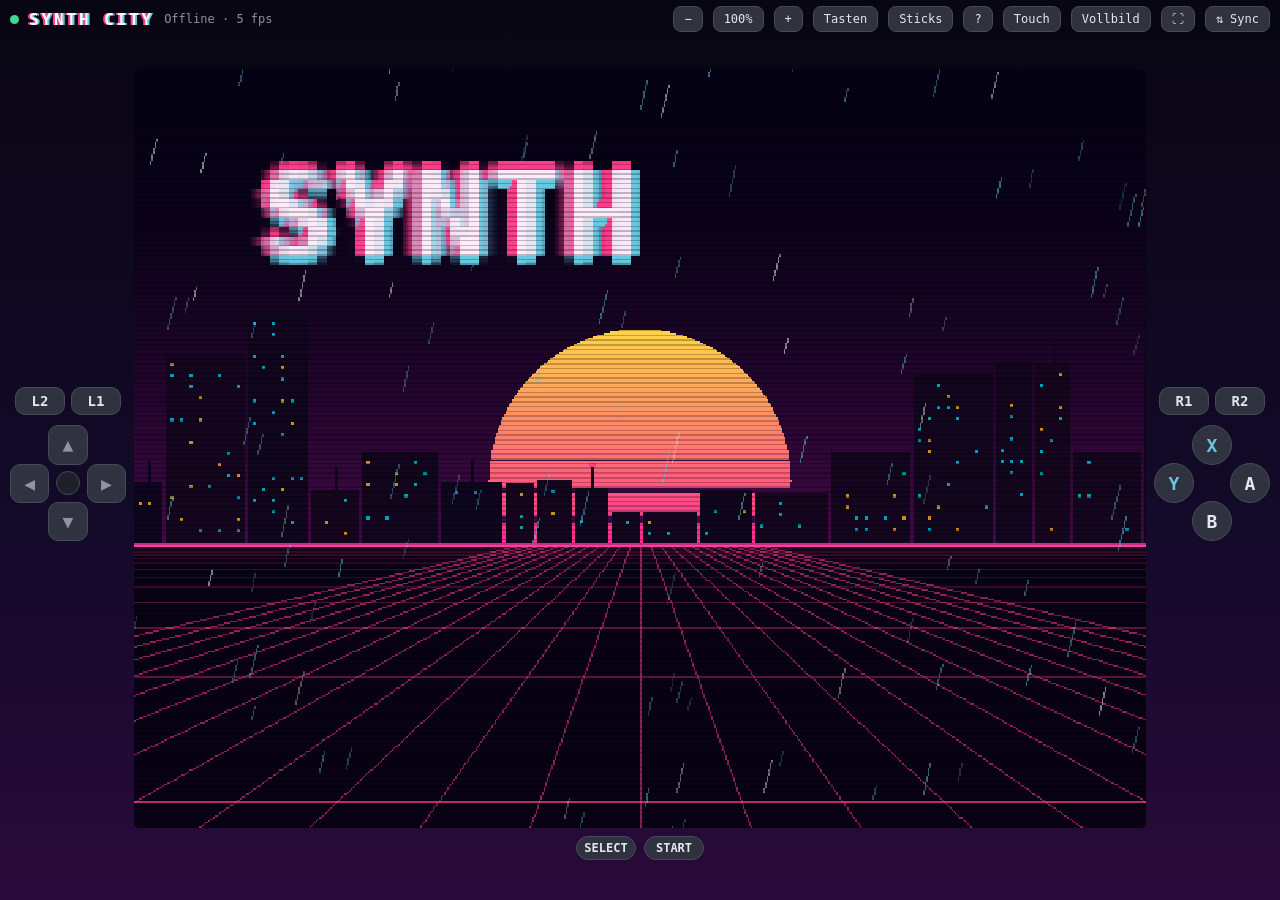
<file: index.html>
<!doctype html>
<html lang="de"><head><meta charset="utf-8">
<meta name="viewport" content="width=device-width,initial-scale=1,maximum-scale=1,user-scalable=no,viewport-fit=cover">
<meta name="apple-mobile-web-app-capable" content="yes"><meta name="mobile-web-app-capable" content="yes">
<meta name="theme-color" content="#080612"><meta name="apple-mobile-web-app-status-bar-style" content="black-translucent"><meta name="apple-mobile-web-app-title" content="SYNTH CITY">
<link rel="manifest" href="manifest.json"><link rel="apple-touch-icon" href="icon-180.png"><link rel="icon" href="icon-192.png">
<title>SYNTH CITY</title>
<style>
:root{--bg:#0e0f12;--panel:#1e2129;--panel2:#30333f;--line:#464b58;--text:#e4e8ee;--dim:#8c94a2;--acc:#ff3c8c;--cy:#68c8e0;--gr:#40d696;--b:clamp(44px,7vmin,64px)}
*{box-sizing:border-box;-webkit-user-select:none;user-select:none;-webkit-touch-callout:none;-webkit-tap-highlight-color:transparent}
html,body{margin:0;height:100%;background:linear-gradient(180deg,#080612,#140a2a 60%,#2a0a3a) fixed;color:var(--text);font:14px ui-monospace,Menlo,Consolas,monospace;overflow:hidden}
#app{height:100%;display:flex;flex-direction:column;padding:env(safe-area-inset-top) env(safe-area-inset-right) env(safe-area-inset-bottom) env(safe-area-inset-left)}
header{display:flex;align-items:center;gap:10px;padding:6px 10px;flex-wrap:wrap}
h1{font-size:16px;margin:0;letter-spacing:.18em;color:#fff;text-shadow:-2px 0 var(--acc),2px 0 var(--cy)}
#stat{color:var(--dim);font-size:12px}#dot{width:9px;height:9px;border-radius:50%;background:#555;display:inline-block}
header .sp{flex:1}a{color:var(--cy)}
.hb.on{background:var(--acc);border-color:var(--acc);color:#fff}
.hb{background:var(--panel2);color:var(--text);border:1px solid var(--line);border-radius:8px;font:inherit;font-size:12px;padding:5px 10px;cursor:pointer}
#stage{flex:1;min-height:0;display:grid;grid-template-columns:1fr;grid-template-rows:minmax(0,1fr) auto;gap:8px;padding:0 10px 10px}
#scr{min-height:0;min-width:0;overflow:hidden;display:flex;flex-direction:column;align-items:center;justify-content:center;gap:8px}
canvas{display:block;flex:none;width:320px;height:240px;image-rendering:pixelated;image-rendering:crisp-edges;background:#000;border-radius:6px;box-shadow:0 0 0 2px #000,0 0 26px #ff2e8840;outline:none}
#ctl{display:grid;grid-template-columns:1fr auto 1fr;align-items:center;gap:8px;touch-action:none}
.side{display:flex;flex-direction:column;align-items:center;gap:10px}
.shd{display:flex;gap:6px}
.btn{width:calc(var(--b)*1.25);height:calc(var(--b)*.72);display:flex;align-items:center;justify-content:center;background:var(--panel2);border:1px solid var(--line);border-radius:10px;font-weight:700;color:var(--text);touch-action:none;cursor:pointer;transition:background .05s}
.btn.on{background:var(--acc);border-color:var(--acc);color:#fff;box-shadow:0 0 16px var(--acc)}
.dpad{position:relative;width:calc(var(--b)*2.9);height:calc(var(--b)*2.9);touch-action:none}
.dpad i{position:absolute;width:calc(var(--b)*.98);height:calc(var(--b)*.98);background:var(--panel2);border:1px solid var(--line);border-radius:10px;display:flex;align-items:center;justify-content:center;color:var(--dim);font-style:normal;font-size:18px}
.dpad i.on{background:var(--acc);border-color:var(--acc);color:#fff;box-shadow:0 0 16px var(--acc)}
.dpad .u{left:calc(50% - var(--b)*.49);top:0}.dpad .d{left:calc(50% - var(--b)*.49);bottom:0}
.dpad .l{top:calc(50% - var(--b)*.49);left:0}.dpad .r{top:calc(50% - var(--b)*.49);right:0}
.dpad .c{left:calc(50% - var(--b)*.3);top:calc(50% - var(--b)*.3);width:calc(var(--b)*.6);height:calc(var(--b)*.6);border-radius:50%;background:var(--panel)}
.face{position:relative;width:calc(var(--b)*2.9);height:calc(var(--b)*2.9);touch-action:none}
.face .btn{position:absolute;width:var(--b);height:var(--b);border-radius:50%;font-size:18px}
.face .x{left:calc(50% - var(--b)/2);top:0}.face .b{left:calc(50% - var(--b)/2);bottom:0}
.face .y{top:calc(50% - var(--b)/2);left:0}.face .a{top:calc(50% - var(--b)/2);right:0}
.face .x,.face .y{color:var(--cy)}
.mid{display:flex;flex-direction:column;align-items:center;gap:8px}
.mid .row{display:flex;gap:8px}
.mid .btn{width:calc(var(--b)*1.5);height:calc(var(--b)*.6);font-size:12px;border-radius:20px}
.ms{display:none}
.stk{display:none;grid-template-columns:repeat(3,calc(var(--b)*.6));grid-template-rows:repeat(3,calc(var(--b)*.6));gap:3px;touch-action:none}
.stk .btn{width:auto;height:auto;font-size:11px;border-radius:8px}
body.sticks .stk{display:grid}
#help{position:fixed;inset:0;background:#080612ee;display:none;align-items:center;justify-content:center;z-index:9;padding:20px}
#help.show{display:flex}#help div{max-width:560px;background:var(--panel);border:1px solid var(--line);border-radius:14px;padding:18px 20px;line-height:1.9}
kbd{background:var(--panel2);border:1px solid var(--line);border-radius:5px;padding:1px 6px;color:var(--cy)}
/* Querformat (Handy quer, Tablet, PC-Fenster breit): Bild in der Mitte, Bedienung links und rechts */
@media (orientation:landscape) and (min-aspect-ratio:13/10){
 #stage{grid-template-columns:auto minmax(0,1fr) auto;grid-template-rows:minmax(0,1fr);align-items:center}
 #ctl{display:contents}
 .lside{grid-column:1;grid-row:1}.rside{grid-column:3;grid-row:1}
 #scr{grid-column:2;grid-row:1;height:100%;width:100%}
 .mid{flex-direction:row}
 /* Das Bild nimmt 4:3 der Hoehe, also 133,33vh Breite. Was uebrig bleibt, teilen sich die beiden
    Balken; daraus die Knopfgroesse (Steuerkreuz = 2,9 x --b), mindestens 40 px fuer den Finger. */
 :root{--b:clamp(40px,calc((100vw - 133.33vh - 36px)/5.8),72px)}
}
@media (max-height:420px){header{padding:2px 8px}h1{font-size:12px}#stat{font-size:10px}.hb{padding:2px 8px}}
#cvw{position:relative;flex:none;touch-action:none;overflow:hidden;border-radius:6px}
#cv{transform-origin:0 0}
#zl{min-width:46px;text-align:center}
#lost{position:absolute;inset:0;display:none;align-items:center;justify-content:center;text-align:center;background:rgba(8,4,18,.78);color:#fff;font-size:15px;line-height:1.6;z-index:5;backdrop-filter:grayscale(1)}#lost.on{display:flex}#lost b{color:#ff4fa3;font-size:18px}#lostT{color:var(--dim);font-size:12px}#lost button{margin-top:10px;padding:6px 16px;border-radius:6px;border:1px solid var(--cy);background:transparent;color:var(--cy);font:inherit}.spin{width:34px;height:34px;margin:0 auto 8px;border-radius:50%;border:3px solid rgba(255,255,255,.15);border-top-color:var(--cy);animation:spin 1s linear infinite}@keyframes spin{to{transform:rotate(360deg)}}.rip{position:absolute;width:44px;height:44px;margin:-22px 0 0 -22px;border-radius:50%;border:2px solid var(--cy);pointer-events:none;animation:rip .45s ease-out forwards}
.rip.hold{border-color:var(--acc);animation:none;opacity:.8}
@keyframes rip{from{transform:scale(.4);opacity:1}to{transform:scale(1.6);opacity:0}}
/* Bild-Vollbild: nur das Bild, so gross wie moeglich, schwebende Mini-Leiste */
body.full header,body.full #midL{display:none !important}
body.full #app{padding:env(safe-area-inset-top) env(safe-area-inset-right) env(safe-area-inset-bottom) env(safe-area-inset-left)}
body.full #stage{padding:0;gap:0;grid-template-columns:1fr !important;grid-template-rows:minmax(0,1fr) !important}
body.full #scr{grid-column:1 !important;grid-row:1 !important;width:100%;height:100%}
body.full #ctl{display:none !important}
/* Querformat-Vollbild: das Bild ist 4:3, der Schirm viel breiter - die Balken links und rechts, die dabei
   ohnehin frei bleiben, tragen die Bedienung. So ist der Schirm voll genutzt und die Finger liegen
   nicht auf dem Bild. "Tasten" (Knopf in der Leiste) blendet sie weg, dann ist nur das Bild da. */
@media (orientation:landscape) and (min-aspect-ratio:13/10){
 body.full:not(.nopad) #ctl{display:contents !important}
 body.full:not(.nopad) #stage{grid-template-columns:auto minmax(0,1fr) auto !important;grid-template-rows:minmax(0,1fr) !important;align-items:center}
 body.full:not(.nopad) #scr{grid-column:2 !important}
 body.full .side{gap:max(8px,2vh)}
 /* Mit sichtbarer Bedienung gehoert die Leiste nach unten in den Balken - oben wuerde sie die
    Ansichten-Reiter im Bild verdecken. Knoepfe etwas groesser, sie werden mit dem Daumen getroffen. */
 /* SELECT und START als volle Knoepfe in die Balken: linker und rechter Daumen, wie am Geraet.
    Die Leiste behaelt nur noch die Schalter und steht schmal gestapelt am Rand, damit sie
    nicht ins Bild ragt (der Balken ist nur halb so breit wie die Leiste in einer Zeile). */
 body.full:not(.nopad) .ms{display:flex;width:calc(var(--b)*2.3);height:calc(var(--b)*.72);font-size:12px;border-radius:20px}
 body.full:not(.nopad) #fbar{flex-direction:column;opacity:.8}
 body.full:not(.nopad) #fbar [data-b],body.full:not(.nopad) #fSide{display:none}
 body.full:not(.nopad) #fbar .btn{height:32px;font-size:11px;padding:0 10px}
}
body.full canvas,body.full #cvw{border-radius:0}body.full canvas{box-shadow:none}
#fbar{display:none;position:fixed;right:max(6px,env(safe-area-inset-right));top:max(6px,env(safe-area-inset-top));z-index:8;gap:6px;opacity:.55;touch-action:none}
body.full #fbar{display:flex}#fbar:hover,#fbar:active{opacity:1}
#fbar .btn{width:auto;height:30px;padding:0 10px;font-size:11px;border-radius:15px;background:#20183acc}
body.full.fleft #fbar{right:auto;left:max(6px,env(safe-area-inset-left))}
/* Die Leiste darf NIE ueber dem Bild liegen: oben rechts sitzen dort die Ansichten-Reiter, die waeren
   dann nicht antippbar. fit() legt sie in den freien Balken neben das Bild; ist dort kein Platz
   (4:3-Schirm), bleibt nur ein kleiner Griff, der sie auf Tap fuer ein paar Sekunden ausfaehrt. */
#fbar.mini .btn{display:none}
#fbar.mini{width:30px;height:30px;border-radius:15px;background:#20283acc;border:1px solid var(--line);
 align-items:center;justify-content:center;opacity:.5}
#fbar.mini::after{content:'···';color:var(--dim);font-size:15px;line-height:1}
/* ---- Touch-Oberflaeche: eigenes UI statt des gespiegelten 4:3-Bildes. Fuellt jede Aufloesung,
   die Flaechen sind so gross, wie der Schirm hergibt, und nichts ist an 640x480 gebunden. */
#tui{display:none;position:fixed;inset:0;z-index:6;background:var(--bg);
 padding:max(6px,env(safe-area-inset-top)) max(6px,env(safe-area-inset-right)) max(6px,env(safe-area-inset-bottom)) max(6px,env(safe-area-inset-left));
 grid-template-rows:auto minmax(0,1fr) auto;gap:6px;touch-action:manipulation;user-select:none}
body.tui #tui{display:grid}
body.tui #app{visibility:hidden}
#tTop,#tBot{display:flex;align-items:center;gap:6px;flex-wrap:wrap}
#tTop .tb,#tBot .tb{min-width:44px;min-height:44px;display:flex;align-items:center;justify-content:center;
 background:var(--panel);border:1px solid var(--line);border-radius:10px;color:var(--text);font:inherit;font-size:13px;padding:0 12px}
#tTop .tb:active,#tBot .tb:active{background:var(--panel2)}
#tModes{display:flex;gap:4px}
/* Ansichten der Liste: dieselben vier wie die Reiter am Geraet (SEQ, SOUND, EFFEKTE, MASTER).
   Ohne sie kam man am Handy nie an Tempo, Skala, Kompressor, die Effekt-Busse und die TRIG-Regler. */
#tVws{display:flex;gap:4px;flex-wrap:wrap}
#tVws .vw{min-height:34px;display:flex;align-items:center;padding:0 12px;border-radius:8px;
 background:var(--panel);border:1px solid var(--line);color:var(--dim);font-size:12px}
#tVws .vw.on{background:var(--panel2);border-color:var(--text);color:var(--cy)}
/* Mixer: 8 Spalten, Zeilen wie die MIX-Seite am Geraet (VOL PAN S.A S.B S.C CMP) */
#tMix{display:none;grid-row:2;grid-template-columns:repeat(8,1fr);gap:4px;min-height:0}
body.mix #tMix{display:grid}
body.mix #tMain{display:none}
.mxc{display:flex;flex-direction:column;gap:3px;min-width:0;min-height:0;background:var(--panel);border-radius:8px;padding:3px}
.mxc.sel{outline:1px solid var(--text)}
.mxh{font-size:11px;text-align:center;color:var(--dim);overflow:hidden;white-space:nowrap;min-height:22px;
 display:flex;align-items:center;justify-content:center;border-radius:5px;background:var(--panel2)}
.mxb{display:flex;gap:3px}
.mxb div{flex:1;min-height:26px;display:flex;align-items:center;justify-content:center;border-radius:5px;
 background:var(--off);color:var(--dim);font-size:11px}
.mxb div.on{background:var(--acc);color:var(--bg)}
.mxb div.so.on{background:var(--cy)}
.mxf{position:relative;flex:1;min-height:26px;border-radius:5px;background:var(--off);overflow:hidden;touch-action:none}
.mxf i{position:absolute;left:0;right:0;bottom:0;background:var(--acc);opacity:.55}
.mxf b{position:absolute;left:3px;top:2px;font-size:10px;font-weight:400;color:var(--dim)}
.mxf u{position:absolute;right:3px;top:2px;font-size:10px;text-decoration:none;color:var(--text)}
.mxf.sw{display:flex;align-items:center;justify-content:center}
@media (orientation:portrait){#tMix{grid-template-columns:repeat(4,1fr)}}
/* Song: eine Zeile je Song-Zeile, darin die acht Spuren als Zellen */
#tSong{display:none;grid-row:2;grid-template-rows:auto minmax(0,1fr);gap:6px;min-height:0}
body.song #tSong{display:grid}
body.song #tMain{display:none}
#tSgBar{display:flex;gap:6px;align-items:center;flex-wrap:wrap}
#tSgL{overflow-y:auto;overscroll-behavior:contain;display:flex;flex-direction:column;gap:4px}
.sgr{display:flex;gap:3px;align-items:stretch;background:var(--panel);border-radius:8px;padding:3px;border:1px solid var(--line)}
.sgr.now{border-color:var(--cy)}
.sgr>.nr{min-width:34px;display:flex;align-items:center;justify-content:center;font-size:12px;color:var(--dim);border-radius:5px;background:var(--panel2)}
.sgr>.cs{flex:1;display:grid;grid-template-columns:repeat(8,1fr);gap:3px;min-width:0}
.sgr .cl{min-height:40px;display:flex;align-items:center;justify-content:center;border-radius:5px;
 background:var(--off);font-size:11px;color:var(--text);overflow:hidden}
.sgr .cl.off{color:var(--dim);background:var(--bg)}
.sgr>.rp{display:flex;gap:2px;align-items:stretch}
.sgr>.rp div{min-width:30px;display:flex;align-items:center;justify-content:center;border-radius:5px;background:var(--off);font-size:12px}
.sgr>.rp div.v{min-width:34px;background:var(--panel2);color:var(--cy)}
.sgr>.del{min-width:34px;display:flex;align-items:center;justify-content:center;border-radius:5px;background:var(--off);color:var(--dim)}
@media (orientation:portrait){.sgr .cl{min-height:34px;font-size:10px}.sgr>.nr{min-width:26px}}
#tModes .tm{padding:0 10px}
#tModes .tm.on{background:var(--panel2);border-color:var(--text);color:var(--cy)}
#tPlay{font-size:20px;min-width:62px}
#tPlay.on{background:var(--gr);color:#06240f;border-color:var(--gr)}
#tPat{font-size:18px;font-weight:bold;color:var(--cy);min-width:62px;text-align:center}
#tBpm{color:var(--dim);font-size:13px}
#tMsg{color:var(--acc);font-size:12px;flex:1;text-align:right;overflow:hidden;white-space:nowrap}
/* Meldungen des Geraets als kurze Einblendung: in der Kopfzeile ist am Handy kein Platz dafuer
   (#tMsg ist unter 560 px ausgeblendet), und so stand nirgends, WARUM etwas nicht ging. */
#tToast{position:fixed;left:50%;transform:translateX(-50%);bottom:max(14px,env(safe-area-inset-bottom));
 z-index:12;background:#1b1d24f2;border:1px solid var(--acc);color:var(--acc);border-radius:10px;
 padding:10px 16px;font-size:13px;max-width:86vw;text-align:center;opacity:0;transition:opacity .2s;pointer-events:none}
#tToast.on{opacity:1}
#tMain{display:grid;grid-template-columns:minmax(96px,18%) minmax(0,1fr);gap:6px;min-height:0}
#tTracks{display:grid;grid-auto-rows:minmax(0,1fr);gap:4px;min-height:0;overflow-y:auto;overscroll-behavior:contain;scrollbar-width:none}
.ttr{display:flex;align-items:center;gap:4px;background:var(--panel);border:1px solid var(--line);
 border-left-width:5px;border-radius:9px;padding:0 6px;overflow:hidden;min-height:0}
.ttr.sel{background:var(--panel2);border-color:var(--text)}
.ttr .tn{flex:1;font-size:12px;overflow:hidden;white-space:nowrap;text-overflow:ellipsis}
.ttr .tm{width:30px;min-height:30px;display:flex;align-items:center;justify-content:center;border-radius:7px;
 background:var(--panel2);color:var(--dim);font-size:11px}
.ttr .tm.on{background:var(--acc);color:#fff}
.ttr.play .tn{color:var(--text)}
#tGrid{display:grid;grid-template-columns:repeat(4,minmax(0,1fr));grid-template-rows:repeat(4,minmax(0,1fr));gap:5px;min-height:0}
/* quer: 8x2 wie die Step-Leiste am Geraet (nutzt die Breite), hoch: 4x4 wie ein Pad-Raster */
@media (orientation:landscape) and (min-aspect-ratio:13/10){
 #tGrid{grid-template-columns:repeat(8,minmax(0,1fr));grid-template-rows:repeat(2,minmax(0,1fr))}
 #tTop .tb,#tBot .tb{min-height:38px}}
.tp{position:relative;touch-action:none;border-radius:10px;background:var(--panel);border:1px solid var(--line);min-height:0;
 display:flex;align-items:flex-end;justify-content:flex-start;padding:4px 6px;font-size:11px;color:var(--dim)}
.tp.on{background:var(--acc);border-color:transparent;color:#fff}
.tp.tl{background:var(--panel2);box-shadow:inset 0 0 0 2px var(--acc)}
.tp.now{outline:3px solid var(--text);outline-offset:-3px}
.tp.beat::after{content:'';position:absolute;top:5px;right:6px;width:5px;height:5px;border-radius:50%;background:var(--line)}
@media (orientation:portrait){#tMain{grid-template-columns:minmax(0,1fr);grid-template-rows:auto minmax(0,1fr)}
 #tTracks{grid-auto-rows:auto;grid-template-columns:repeat(4,1fr)}
 .ttr{min-height:42px;padding:0 4px}
 .ttr .tn{font-size:11px}.ttr .tnr{display:none}}   /* hochkant ist kein Platz fuer die Nummer: die Farbe sagt es */
#tBot:empty{display:none}
#tPages.hide{display:none}
/* Klang schrauben: Gruppenleiste zum Wischen + Regler als breite Zeilen (waagerecht ziehen = Wert) */
#tSnd{display:none;grid-template-rows:auto auto minmax(0,1fr);gap:6px;min-height:0}
body.tui.snd #tSnd{display:grid}
body.tui.snd #tGrid{display:none}
#tGrps{display:flex;gap:6px;overflow-x:auto;overflow-y:hidden;padding-bottom:2px;scrollbar-width:none}
#tGrps::-webkit-scrollbar{display:none}
#tGrps .tg{flex:none;min-height:38px;display:flex;align-items:center;padding:0 14px;border-radius:10px;
 background:var(--panel);border:1px solid var(--line);color:var(--dim);font-size:12px;white-space:nowrap}
#tGrps .tg.on{background:var(--panel2);color:var(--text);border-color:var(--text)}
#tPar{display:grid;grid-auto-rows:minmax(52px,1fr);gap:5px;min-height:0;overflow-y:auto;overscroll-behavior:contain;
 -webkit-overflow-scrolling:touch;scrollbar-width:thin}
#tPar.many{grid-auto-rows:minmax(52px,auto)}   /* mehr Regler als Platz: feste Hoehe, dafuer scrollbar */
.tr{position:relative;display:flex;align-items:center;gap:8px;padding:0 12px;border-radius:10px;
 background:var(--panel);border:1px solid var(--line);overflow:hidden;touch-action:pan-y}
.tr .bar{position:absolute;left:0;top:0;bottom:0;background:var(--panel2);pointer-events:none}
.tr .nm{position:relative;flex:1;font-size:13px;color:var(--text)}
.tr .vl{position:relative;font-size:15px;color:var(--cy);font-weight:bold;min-width:68px;text-align:right}
.tr.lk .vl{color:var(--lock,#ffba40)}
.tr.act{border-color:var(--text)}
/* P-Lock: Pad lange druecken haelt den Step fest, danach sind alle Reglerwerte Locks (gelb) */
#tLock{display:none;align-items:center;gap:8px}
body.tui.hold #tLock{display:flex}
#tLock .tb{background:var(--lk,#2a2317);border-color:#ffba40;color:#ffba40}
#tLock .tb.off{opacity:.35}   /* kein weiterer Trig in dieser Spur */
.tp.hold{outline:3px solid #ffba40;outline-offset:-3px}
body.tui.hold .tr .vl{color:#ffba40}
/* Klaviatur: haengt ein Step im P-Lock, schreibt die Taste dessen Note - sonst hoert man nur vor */
#tKeys{display:none;grid-template-rows:auto minmax(0,1fr);gap:6px;min-height:0}
body.tui.keys #tKeys{display:grid}
body.tui.keys #tGrid,body.tui.keys #tSnd{display:none}
#tOct{display:flex;align-items:center;gap:8px}
#tKb{position:relative;min-height:0;touch-action:none;display:flex;gap:3px}
#tKb .wk{flex:1;position:relative;border-radius:0 0 8px 8px;background:#e8ecf2;border:1px solid #2a2d35;
 display:flex;align-items:flex-end;justify-content:center;padding-bottom:6px;color:#2a2d35;font-size:11px}
#tKb .wk.on{background:var(--cy);color:#06242c}
#tKb .wk.cur{box-shadow:inset 0 0 0 3px var(--acc)}
#tKb .bk{position:absolute;top:0;height:62%;border-radius:0 0 6px 6px;background:#1a1d24;border:1px solid #000;
 z-index:2;display:flex;align-items:flex-end;justify-content:center;padding-bottom:4px;color:#aeb6c2;font-size:10px}
#tKb .bk.on{background:var(--cy);color:#06242c}
#tKb .bk.cur{box-shadow:inset 0 0 0 3px var(--acc)}
/* Auswahl (ENGINE, Filtertyp, Bus-Effekt ...): auf 15 Engines mit dem Finger zu zielen geht nicht
   mit einem Schieber - antippen oeffnet eine Liste mit grossen Zeilen. */
.tr.sel .vl::after{content:' ›';color:var(--dim)}
/* Der Picker war das einzige Element ohne Safe-Area: im Querformat lagen Kopfzeile und ABBRECHEN
   auf dem iPhone unter der Notch und waren nicht zu treffen (gemeldet "obere Elemente nicht bedienbar"). */
/* Der Picker MUSS ueber dem Blatt liegen: beide standen auf z-index 9 und #tSheet kommt im Markup
   spaeter - die Sampler-Quelle oeffnete sich also hinter dem MEHR-Blatt und war nicht zu treffen
   (gemeldet "unter MEHR werden die Funktionen hinter dem Menue geoeffnet"). */
#tPick{display:none;position:fixed;inset:0;z-index:11;background:#0e0f12ee;
 padding:max(10px,env(safe-area-inset-top)) max(10px,env(safe-area-inset-right)) max(10px,env(safe-area-inset-bottom)) max(10px,env(safe-area-inset-left));
 grid-template-rows:auto minmax(0,1fr);gap:10px}
#tPickH,#tShH{display:flex;align-items:center;gap:10px;min-height:44px}
/* Projekt-Blatt: gleicher Bau wie der Picker (Safe-Area, 44-px-Flaechen) */
#tSheet{display:none;position:fixed;inset:0;z-index:9;background:#0e0f12f2;
 padding:max(10px,env(safe-area-inset-top)) max(10px,env(safe-area-inset-right)) max(10px,env(safe-area-inset-bottom)) max(10px,env(safe-area-inset-left));
 grid-template-rows:auto minmax(0,1fr);gap:10px}
body.sheet #tSheet{display:grid}
#tSheet .tb{min-width:44px;min-height:44px;display:flex;align-items:center;justify-content:center;
 border-radius:10px;background:var(--panel);border:1px solid var(--off2);color:var(--text);padding:0 14px;font:inherit}
#tShT{font-size:15px;color:var(--cy)}
#tShB{overflow-y:auto;overscroll-behavior:contain;display:flex;flex-direction:column;gap:8px;touch-action:pan-y;-webkit-overflow-scrolling:touch}
#tShB .row{display:flex;gap:8px;flex-wrap:wrap}
#tShB .big{flex:1;min-height:52px;display:flex;align-items:center;justify-content:center;border-radius:10px;
 background:var(--panel);border:1px solid var(--off2);color:var(--text);font-size:14px}
#tShB .big.go{background:var(--acc);border-color:var(--acc);color:var(--bg)}
#tShB .lbl{color:var(--dim);font-size:12px}
#tShB .pl{display:grid;grid-template-columns:repeat(auto-fill,minmax(180px,1fr));gap:6px}
#tShB .pl div{min-height:48px;display:flex;align-items:center;padding:0 12px;border-radius:9px;
 background:var(--panel);border:1px solid var(--line);overflow:hidden;white-space:nowrap;text-overflow:ellipsis}
#tShB .pl div.on{border-color:var(--text);color:var(--cy)}
#tPick .tb{min-width:44px;min-height:44px;display:flex;align-items:center;justify-content:center;
 border-radius:10px;background:var(--panel);border:1px solid var(--off2);color:var(--text);padding:0 14px;font:inherit}
body.pick #tPick{display:grid}
#tPickT{font-size:15px;color:var(--cy)}
#tPickL.wide{grid-template-columns:repeat(auto-fill,minmax(220px,1fr))}
#tPickL.wide .pk{justify-content:flex-start;font-size:13px;padding:0 12px;overflow:hidden;white-space:nowrap;text-overflow:ellipsis;display:flex}
#tPickL{display:grid;grid-template-columns:repeat(auto-fill,minmax(120px,1fr));grid-auto-rows:minmax(52px,auto);
 gap:8px;overflow-y:auto;overscroll-behavior:contain;align-content:start;touch-action:pan-y;-webkit-overflow-scrolling:touch}
#tPickL .pk{display:flex;align-items:center;justify-content:center;border-radius:10px;background:var(--panel);
 border:1px solid var(--line);color:var(--text);font-size:14px;padding:0 8px;text-align:center;min-height:52px}
#tPickL .pk.on{background:var(--panel2);border-color:var(--text);color:var(--cy)}
/* Lange Listen als Menue: eine Zeile je Bedienseite, antippen klappt ihre Ziele auf */
/* Die Gruppenkaesten muessen so hoch werden duerfen, wie ihre Ziele brauchen - mit
   grid-auto-rows:minmax(52px,auto) des aeusseren Rasters wurden die Eintraege auf 9 px gepresst. */
#tPickL.menu{grid-template-columns:1fr;grid-auto-rows:min-content}
#tPickL .pg{min-height:48px;display:flex;align-items:center;gap:8px;padding:0 12px;border-radius:10px;
 background:var(--panel2);border:1px solid var(--off2);color:var(--text);font-size:13px}
#tPickL .pg .cnt{margin-left:auto;color:var(--dim);font-size:12px}
#tPickL .pgi{display:none;grid-template-columns:repeat(auto-fill,minmax(150px,1fr));grid-auto-rows:minmax(52px,auto);gap:6px;padding:4px 0 8px 10px}
#tPickL .pgi.open{display:grid}
/* schmal (Handy hochkant): die Kopfzeile darf nicht umbrechen - Meldung weg, Schrift kleiner */
@media (max-width:560px){#tMsg{display:none}#tBpm{font-size:11px}#tTop .tb{padding:0 9px;font-size:12px}
 #tPat{font-size:16px;min-width:48px}#tPlay{min-width:52px}}
/* Solange kein Modell da ist, bleibt die Flaeche sonst einfach leer - dann weiss niemand, was los ist */
#tWait{display:none;position:absolute;inset:54px 6px 6px 6px;align-items:center;justify-content:center;
 text-align:center;color:var(--dim);font-size:14px;line-height:1.7;padding:16px}
body.tui.twait #tWait{display:flex}
body.tui.twait #tMain{visibility:hidden}
body.nopad #ctl{display:none}
body.nopad #stage{grid-template-columns:1fr !important}
body.nopad #scr{grid-column:1 !important}
</style></head><body><div id="app">
<header><span id="dot"></span><h1>SYNTH CITY</h1><span id="stat">…</span><span class="sp"></span>
<button class="hb" id="bAud" title="Ton im Browser">🔈 Ton</button><input id="vol" type="range" min="0" max="100" value="80" style="width:70px;display:none"><button class="hb" id="zo" title="Verkleinern (−)">−</button><button class="hb" id="zl" title="Zoom zurücksetzen (0)">100%</button><button class="hb" id="zi" title="Vergrößern (+)">+</button><button class="hb" id="bPad">Tasten</button><button class="hb" id="bSt">Sticks</button><button class="hb" id="bHelp">?</button><button class="hb" id="bTui" title="Touch-Oberfläche (für Finger ausgelegt)">Touch</button><button class="hb" id="bFull" title="Nur das Bild, so groß wie möglich (V)">Vollbild</button><button class="hb" id="bFs" title="Browser-Vollbild">⛶</button><a href="/" class="hb" style="text-decoration:none">Dateien</a></header>
<div id="fbar"><div class="btn" data-b="SELECT">SEL</div><div class="btn" data-b="START">START</div><div class="btn" id="fPad" title="Bedienung an den Seiten ein-/ausblenden">TASTEN</div><div class="btn" id="fSide" title="Leiste auf die andere Seite">⇆</div><div class="btn" id="fExit" title="Vollbild beenden (V)">✕</div></div>
<div id="stage">
 <div id="scr"><div id="cvw"><canvas id="cv" width="640" height="480" tabindex="0"></canvas><div id="lost"><div><div class="spin"></div><b>Verbindung verloren</b><br><span id="lostT">verbinde neu …</span><br><button id="lostR">Neu laden</button></div></div></div>
  <div class="mid" id="midL"><div class="row"><div class="btn" data-b="SELECT">SELECT</div><div class="btn" data-b="START">START</div></div></div></div>
 <div id="ctl">
  <div class="side lside"><div class="shd"><div class="btn" data-b="L2">L2</div><div class="btn" data-b="L1">L1</div></div>
   <div class="dpad" id="dpad"><i class="u">▲</i><i class="l">◀</i><i class="c"></i><i class="r">▶</i><i class="d">▼</i></div>
   <div class="stk"><span></span><div class="btn" data-b="LY" data-v="1">↑</div><span></span><div class="btn" data-b="LX" data-v="-1">←</div><span style="align-self:center;text-align:center;color:var(--dim)">L</span><div class="btn" data-b="LX" data-v="1">→</div><span></span><div class="btn" data-b="LY" data-v="-1">↓</div><span></span></div>
   <div class="btn ms" data-b="SELECT">SELECT</div></div>
  <div class="side rside"><div class="shd"><div class="btn" data-b="R1">R1</div><div class="btn" data-b="R2">R2</div></div>
   <div class="face"><div class="btn x" data-b="X">X</div><div class="btn y" data-b="Y">Y</div><div class="btn a" data-b="A">A</div><div class="btn b" data-b="B">B</div></div>
   <div class="stk"><span></span><div class="btn" data-b="RY" data-v="1">↑</div><span></span><div class="btn" data-b="RX" data-v="-1">←</div><span style="align-self:center;text-align:center;color:var(--dim)">R</span><div class="btn" data-b="RX" data-v="1">→</div><span></span><div class="btn" data-b="RY" data-v="-1">↓</div><span></span></div>
   <div class="btn ms" data-b="START">START</div></div>
 </div>
</div></div>
<div id="tui">
 <div id="tTop"><button class="tb" id="tPlay">▶</button><div class="tb" id="tPatD">‹</div><div id="tPat">A01</div><div class="tb" id="tPatU">›</div>
  <div id="tBpm">120 BPM</div><span id="tMsg"></span><span id="tLock"><span style="color:#ffba40;font-size:12px" id="tLockT">LOCK</span><button class="tb" id="tLockP" title="voriger Step mit Trig">◀ TRIG</button><button class="tb" id="tLockN" title="naechster Step mit Trig">TRIG ▶</button><button class="tb" id="tLockC">LOCKS WEG</button><button class="tb" id="tLockE">FERTIG</button></span><span id="tModes"><button class="tb tm" id="tM0">STEPS</button><button class="tb tm" id="tM1">SOUND</button><button class="tb tm" id="tM2">NOTEN</button><button class="tb tm" id="tM3">MIXER</button><button class="tb tm" id="tM4">SONG</button></span><button class="tb" id="tView" title="zum gespiegelten Geraetebild">BILD</button></div>
 <div id="tMain"><div id="tTracks"></div>
  <div id="tGrid"></div>
  <div id="tSnd"><div id="tVws"><div class="vw" data-v="0">SEQUENZ</div><div class="vw" data-v="1">KLANG</div><div class="vw" data-v="2">EFFEKTE</div><div class="vw" data-v="3">MASTER</div></div><div id="tGrps"></div><div id="tPar"></div></div>
  <div id="tKeys"><div id="tOct"><button class="tb" id="tOctD">− OKT</button><span id="tOctT" style="color:var(--cy);min-width:52px;text-align:center"></span><button class="tb" id="tOctU">+ OKT</button><span id="tNoteT" style="color:var(--dim);font-size:12px"></span></div><div id="tKb"></div></div></div>
 <div id="tMix"></div>
 <div id="tSong"><div id="tSgBar"><button class="tb" id="tSgOn">SONG AN</button><button class="tb" id="tSgAdd">+ ZEILE</button><span id="tSgI" style="color:var(--dim);font-size:12px"></span></div><div id="tSgL"></div></div>
 <div id="tWait">warte auf die Groovebox …</div>
 <div id="tToast"></div>
 <div id="tPick"><div id="tPickH"><span id="tPickT"></span>
  <span style="flex:1"></span><button class="tb" id="tPickX">ABBRECHEN</button></div><div id="tPickL"></div></div>
 <div id="tBot"><div id="tPages" style="display:flex;gap:6px;flex-wrap:wrap"></div><span style="flex:1"></span><button class="tb" id="tPrj">MEHR</button></div>
 <div id="tSheet"><div id="tShH"><span id="tShT">PROJEKT &amp; SAMPLER</span><span style="flex:1"></span><button class="tb" id="tShX">ZU</button></div><div id="tShB"></div></div>
</div>
<div id="help"><div><b style="color:#fff">Tastatur</b><br>
<kbd>←↑→↓</kbd> Steuerkreuz &nbsp; <kbd>Z</kbd>/<kbd>Leertaste</kbd> A &nbsp; <kbd>X</kbd>/<kbd>⌫</kbd> B &nbsp; <kbd>S</kbd> X &nbsp; <kbd>A</kbd> Y<br>
<kbd>Q</kbd> L1 &nbsp; <kbd>W</kbd> R1 &nbsp; <kbd>1</kbd> L2 &nbsp; <kbd>2</kbd> R2 &nbsp; <kbd>Shift</kbd>/<kbd>Tab</kbd> SELECT &nbsp; <kbd>Enter</kbd> START (halten = FILL)<br>
<kbd>T F G H</kbd> linker Stick &nbsp; <kbd>I J K L</kbd> rechter Stick &nbsp; <kbd>V</kbd> Bild-Vollbild (nur das Bild, Leiste oben rechts: SEL, START, ⇆ Seite, ✕ beenden) &nbsp; <kbd>F11</kbd> Browser-Vollbild<br>
<b style="color:#fff">Zoom</b>: zwei Finger gleichzeitig aufs Bild = vergrößern/verschieben, Knöpfe − 100% + oben, am PC Strg+Mausrad (Mausrad verschiebt), Tasten <kbd>+</kbd> <kbd>−</kbd> <kbd>0</kbd>.<br><b style="color:#fff">Touch aufs Bild</b>: Spur, Seite, Reiter, Kachel oder Step antippen. Auf einer Kachel ziehen (hoch/rechts = mehr) ändert den Wert. Step antippen = Trig an/aus, Step halten + mit zweitem Finger Kachel ziehen = P-Lock. Kachel nochmal antippen = Auswahlliste (Sample, LFO-Ziel, Engine). „Tasten“ blendet das Gamepad aus.<br><b style="color:#fff">Touch-Tasten</b>: mehrere Finger gleichzeitig, Wischen über das Steuerkreuz geht auch.<br>
<b style="color:#fff">Gamepad</b>: am PC/Handy angeschlossenes Gamepad wird automatisch erkannt.<br>
<span style="color:var(--dim)">Tippen zum Schließen</span></div></div>
<canvas id="gbsdl" width="1" height="1" style="display:none"></canvas>
<script src="local.js"></script>
<script src="sync.js"></script>
<script>
'use strict';
const $=id=>document.getElementById(id),cv=$('cv'),cx=cv.getContext('2d',{alpha:false});
let W=640,H=480,img=cx.createImageData(W,H),px=new Uint32Array(img.data.buffer),seq=0,dirty=false,frames=0,bytes=0,lat=0,mode='',last=performance.now();
const lut=new Uint32Array(65536);
for(let v=0;v<65536;v++){const r=(v>>11)&31,g=(v>>5)&63,b=v&31;lut[v]=0xff000000|(((b<<3)|(b>>2))<<16)|(((g<<2)|(g>>4))<<8)|((r<<3)|(r>>2));}
function decode(buf){
 const dv=new DataView(buf);seq=dv.getUint32(0,true);const w=dv.getUint16(4,true),h=dv.getUint16(6,true);
 if(w!==W||h!==H){W=w;H=h;cv.width=w;cv.height=h;img=cx.createImageData(w,h);px=new Uint32Array(img.data.buffer);}
 const t=new Uint16Array(buf,12,(buf.byteLength-12)>>1),n=w*h;let i=0,k=0;
 while(k<t.length&&i<n){const v=t[k++],c=v&0x3fff,m=v>>14;
  if(m===0)i+=c;else if(m===1){px.fill(lut[t[k++]],i,i+c);i+=c;}else for(let j=0;j<c;j++)px[i++]=lut[t[k++]];}
 dirty=true;frames++;bytes+=buf.byteLength;
}
function draw(){if(dirty){cx.putImageData(img,0,0);dirty=false;}pollPad();requestAnimationFrame(draw);}
requestAnimationFrame(draw);
// Bild immer ganz sichtbar und so gross wie moeglich (4:3), SELECT/START darunter
function fit(){const sc=$('scr'),r=sc.getBoundingClientRect(),mh=$('midL').offsetHeight+10;let w=r.width,h=r.height-mh;
 if(w<=0||h<=0)return;if(w/h>4/3)w=h*4/3;else h=w*3/4;w=Math.floor(w);h=Math.floor(h);cv.style.width=w+'px';cv.style.height=h+'px';$('cvw').style.width=w+'px';$('cvw').style.height=h+'px';fw=w;fh=h;applyZoom();placeBar(w);}
// Die Leiste neben das Bild legen (freier Balken), sonst auf den Griff einklappen
function placeBar(w){const fb=$('fbar');if(!fb)return;
 if(!document.body.classList.contains('full')||!document.body.classList.contains('nopad')){
  fb.classList.remove('mini');fb.style.top='';fb.style.transform='';return;}
 const gap=Math.floor((innerWidth-w)/2);
 if(gap>=96){fb.classList.remove('mini');fb.style.top='50%';fb.style.transform='translateY(-50%)';}
 else{fb.style.top='';fb.style.transform='';if(!fb.dataset.open)fb.classList.add('mini');}}
$('fbar').addEventListener('pointerdown',e=>{const fb=$('fbar');if(!fb.classList.contains('mini'))return;
 e.stopPropagation();e.preventDefault();fb.classList.remove('mini');fb.dataset.open='1';
 clearTimeout(fb._t);fb._t=setTimeout(()=>{delete fb.dataset.open;placeBar(fw);},5000);},true);
addEventListener('resize',fit);if(window.ResizeObserver)new ResizeObserver(fit).observe($('scr'));setTimeout(fit,0);
// ---- Touch-Oberflaeche: eigenes UI aus dem Modell der Groovebox (keine 4:3-Bindung, grosse Flaechen)
let tuiOn=false,tm=null,tPads=[],tTrks=[],tLastKey='';
function tuiSet(on){tuiOn=on;document.body.classList.toggle('tui',on);try{localStorage.tui=on?1:'';}catch(e){}
 if(on){document.body.classList.toggle('twait',!tm);tSend('M');tuiPoll();
  clearTimeout(tuiSet._t);tuiSet._t=setTimeout(()=>{if(tuiOn&&!tm)
   $('tWait').innerHTML='Die Groovebox meldet kein Modell.<br>Beim Gerät: es braucht die neue Version (nightly).<br>In der App: Seite neu laden.<br><br>Mit <b>BILD</b> geht es zur gewohnten Ansicht.';},3000);}
 else setTimeout(fit,30);}
function tuiPoll(){if(!tuiOn)return;
 if(window.GB_LOCAL&&GB_LOCAL.model){const j=GB_LOCAL.model();if(j)tuiModel(j);}else tSend('M');
 setTimeout(tuiPoll,window.GB_LOCAL?90:1500);}
function tAct(k,a,b){tSend('k '+k+' '+(a|0)+' '+(b|0));}
let tMsgLast='',tMsgT=0;
function tToast(msg){if(msg===tMsgLast)return;tMsgLast=msg;
 const e=$('tToast');if(!e)return;
 if(!msg){e.classList.remove('on');return;}
 e.textContent=msg;e.classList.add('on');
 clearTimeout(tMsgT);tMsgT=setTimeout(()=>e.classList.remove('on'),3000);}
function tuiModel(j){let m;try{m=typeof j==='string'?JSON.parse(j):j;}catch(e){return;}tm=m;window.tm=m;/* Tests lesen den Zustand hier */
 document.body.classList.remove('twait');tuiRender(m);}
document.querySelectorAll('#tVws .vw').forEach(d=>d.addEventListener('pointerdown',e=>{
 e.preventDefault();tAct(9,+d.dataset.v,0);},{passive:false}));
function tuiRender(m){
 document.querySelectorAll('#tVws .vw').forEach(d=>d.classList.toggle('on',+d.dataset.v===m.view));
 const play=$('tPlay');play.textContent=m.play?'■':'▶';play.classList.toggle('on',!!m.play);
 $('tPat').textContent=m.pat;
 if(m.prj)$('tPrj').textContent=(m.prj.d?'● ':'')+'MEHR';$('tBpm').textContent=m.bpm+' BPM'+(m.song?' · SONG':'');
 $('tMsg').textContent=m.msg||'';
 tToast(m.msg||'');
 document.body.classList.toggle('hold',m.hold>=0);
 if(document.body.classList.contains('keys')){tKbMark(m.note);
  $('tNoteT').textContent=(m.hold>=0?'Step '+(m.hold+1)+': ':'')+tNoteName(m.note)+(m.drum?' · Drum-Engine: Tonhöhe wirkt kaum':'');}
 if(m.hold>=0)$('tLockT').textContent='LOCK STEP '+(m.hold+1);
 ['tLockP','tLockN'].forEach(id=>$(id).classList.toggle('off',!m.jmp));   // kein weiterer Trig: gedimmt
 if(document.body.classList.contains('mix'))tMixPaint();
 if(document.body.classList.contains('song'))tSongPaint();
 // Spuren: nur neu aufbauen, wenn sich die Struktur aendert (sonst flackert es und der Finger verliert das Ziel)
 const key=m.tracks.map(t=>t.n).join(',')+'|'+m.len;
 const tr=$('tTracks');
 if(key!==tLastKey){tLastKey=key;tr.innerHTML='';tTrks=[];
  m.tracks.forEach((t,i)=>{const d=document.createElement('div');d.className='ttr';
   d.innerHTML='<span class="tnr" style="color:var(--dim);font-size:11px"></span><span class="tn"></span><span class="tm">M</span>';
   tTap(d,e=>{if(e&&e.target&&e.target.classList.contains('tm'))tAct(3,i,0);else tAct(2,i,0);});   // Spurspalte scrollt: click zaehlt mit
   tr.appendChild(d);tTrks.push(d);});}
 m.tracks.forEach((t,i)=>{const d=tTrks[i];if(!d)return;
  d.style.borderLeftColor=t.c;d.classList.toggle('sel',i===m.track);
  d.querySelector('.tnr').textContent=(i+1);d.querySelector('.tn').textContent=t.n;
  d.querySelector('.tm').classList.toggle('on',!!t.m);});
 // Pads: 16 je Seite
 const base=m.page*16,n=Math.min(16,m.len-base),g=$('tGrid');
 if(tPads.length!==16){g.innerHTML='';tPads=[];
  for(let i=0;i<16;i++){const d=document.createElement('div');d.className='tp';
   // kurz = Trig an/aus, lange halten = P-Lock fuer diesen Step (wie A halten am Geraet)
   // Ein Pad muss sofort reagieren, darum wird beim Druecken getoggelt. Wird daraus ein langes
   // Halten, nimmt der zweite Toggle das zurueck und der Step haengt im P-Lock (wie A halten am Geraet).
   let ht=null;
   d.addEventListener('pointerdown',e=>{e.preventDefault();const s=(tm?tm.page:0)*16+i;
    if(!tm||s>=tm.len||document.body.classList.contains('hold'))return;
    d.classList.toggle('on');tAct(1,s,0);
    ht=setTimeout(()=>{ht=null;tAct(1,s,0);tAct(12,s,1);
     // nur aus der Pad-Ansicht zu den Reglern springen - wer von der Klaviatur kommt, will dort bleiben
     if(!document.body.classList.contains('snd')&&!document.body.classList.contains('keys'))tSetMode(1);
     if(navigator.vibrate)navigator.vibrate(12);},350);},{passive:false});
   const up=()=>{if(ht){clearTimeout(ht);ht=null;}};
   d.addEventListener('pointerup',up);d.addEventListener('pointercancel',up);
   g.appendChild(d);tPads.push(d);}}
 for(let i=0;i<16;i++){const d=tPads[i],s=base+i,st=s<m.len?m.steps[s]:-1;
  d.style.display=s<m.len?'':'none';
  d.className='tp'+(st===1?' on':'')+(st===2?' tl':'')+(s===m.now?' now':'')+(i%4===0?' beat':'')+(s===m.hold?' hold':'');
  d.style.background=st===1?m.tracks[m.track].c:'';
  d.textContent=s+1;}
 // Klang: Gruppenleiste und Regler
 if(m.grps){
  const gb=$('tGrps');
  if(gb.childElementCount!==m.grps.length||gb.dataset.v!=m.view){gb.dataset.v=m.view;gb.innerHTML='';
   m.grps.forEach((g,i)=>{const d=document.createElement('div');d.className='tg';d.textContent=g;
    tTap(d,()=>tAct(10,i,0));gb.appendChild(d);});}   // Gruppenleiste scrollt quer: click zaehlt mit
  [...gb.children].forEach((d,i)=>{const on=i===m.grp;d.classList.toggle('on',on);
   if(on&&!gb.dataset.scr){gb.dataset.scr=1;d.scrollIntoView({block:'nearest',inline:'center'});setTimeout(()=>delete gb.dataset.scr,400);}});
  const pr=$('tPar'),ps=m.params||[];
  pr.classList.toggle('many',ps.length*57>pr.clientHeight);
  if(pr.childElementCount!==ps.length){pr.innerHTML='';
   ps.forEach((p,i)=>{const d=document.createElement('div');d.className='tr';
    d.innerHTML='<div class="bar"></div><span class="nm"></span><span class="vl"></span>';
    tParDrag(d,i);pr.appendChild(d);});}
  ps.forEach((p,i)=>{const d=pr.children[i];if(!d||d.dataset.drag)return;
   d.querySelector('.nm').textContent=p.n;d.querySelector('.vl').textContent=p.t;
   d.querySelector('.bar').style.width=Math.round(100*(p.v-(p.mn||0))/Math.max(1,(p.mx||1)-(p.mn||0)))+'%';
   const pick=!!(p.opts||p.slots||p.list);
   d.classList.toggle('lk',!!p.lk);d.classList.toggle('sel',pick);
   if(pick)d.querySelector('.bar').style.width='0';});
 }
 // Seiten
 const pb=$('tPages');
 $('tPages').classList.toggle('hide',m.pages<2);   // nur die Seitenreihe; die Leiste traegt auch MEHR
 if(pb.childElementCount!==m.pages){pb.innerHTML='';
  for(let p=0;p<m.pages;p++){const b=document.createElement('div');b.className='tb';b.textContent='P'+(p+1);
   b.addEventListener('pointerdown',e=>{e.preventDefault();tAct(6,p,0);},{passive:false});pb.appendChild(b);}}
 [...pb.children].forEach((b,p)=>b.style.borderColor=p===m.page?'var(--text)':'var(--line)');
}
// Regler ziehen: waagerecht = Wert. Die volle Breite deckt den ganzen Bereich ab; waehrend des Ziehens
// zeigt die Zeile den eigenen Wert (sonst wuerde das nachziehende Modell darunter springen).
// Auswahl: opts = Werte 0..max der Reihe nach, slots = ausdrueckliche Paare (Sample-Plaetze)
// Tippen statt Druecken: ein pointerdown mit preventDefault beendet die Wischgeste des Browsers -
// die Auswahlliste liess sich darum nicht scrollen, und mit 114 Zielen war alles unter dem ersten
// Schirm unerreichbar (gemeldet "LFO-Ziele kann ich nicht waehlen, die Liste ist nicht scrollbar").
// Darum erst beim Abheben handeln, und nur, wenn der Finger praktisch stehen geblieben ist.
// Gemeldet: "Projektauswahl funktioniert nicht, Aufnahme kann nicht gestartet werden". Beides steht im
// Blatt, also in einem Bereich mit touch-action:pan-y - und genau dort bricht der Browser die
// Zeigerereignisse ab (pointercancel), sobald er die Beruehrung fuer ein Scrollen haelt: der Finger
// wandert beim Tippen ein, zwei Pixel, und der Tap kam nie an. Darum zaehlt zusaetzlich **click**,
// das der Browser nach einem Tap trotzdem schickt (und nach einem echten Wisch eben nicht).
// Die 400-ms-Sperre verhindert, dass beide Wege denselben Tap doppelt ausloesen.
function tTap(el,fn){let id=null,x0=0,y0=0,last=0;
 const go=e=>{const t=Date.now();if(t-last<400)return;last=t;if(e&&e.cancelable)e.preventDefault();fn(e);};
 el.addEventListener('pointerdown',e=>{id=e.pointerId;x0=e.clientX;y0=e.clientY;},{passive:true});
 el.addEventListener('pointerup',e=>{if(id===null||e.pointerId!==id)return;id=null;
  if(Math.abs(e.clientX-x0)>12||Math.abs(e.clientY-y0)>12)return;   // gewischt = gescrollt, nicht gewaehlt
  go(e);},{passive:false});
 el.addEventListener('pointercancel',()=>{id=null;});
 el.addEventListener('click',go);}
function tPickOpen(i){const p=tm.params[i];document.body.classList.add('pick');
 $('tPickT').textContent=p.n;const l=$('tPickL');l.innerHTML='';
 const shared=p.list&&tm.lists?tm.lists[p.list]:null;   // lange Listen stehen einmal je Modell
 const list=shared?shared:(p.slots?p.slots:(p.opts||[]).map((o,v)=>({v,n:o})));
 l.classList.toggle('wide',!!(p.slots||shared));   // Sample- und Zielnamen brauchen Platz
 const mkRow=o=>{const b=document.createElement('div');b.className='pk'+(o.v===p.v?' on':'');b.textContent=o.n;b.dataset.v=o.v;
  tTap(b,()=>{tAct(11,i,o.v);tPickClose();});return b;};
 // Hat die Liste Gruppen (nur die langen: "g" am ersten Eintrag je Bedienseite), wird sie ein Menue:
 // 114 Ziele in einer Reihe findet keiner, nach Seiten sortiert sind es 20 Zeilen zum Aufklappen.
 const grp=[];let cur=null;
 list.forEach(o=>{if(o.g!==undefined||!cur){cur={g:o.g||'',e:[]};grp.push(cur);}cur.e.push(o);});
 const menu=grp.some(g=>g.g);
 l.classList.toggle('menu',menu);
 if(!menu){list.forEach(o=>l.appendChild(mkRow(o)));}
 else grp.forEach(g=>{
  if(!g.g){g.e.forEach(o=>l.appendChild(mkRow(o)));return;}   // "---" und VCA stehen immer oben
  const h=document.createElement('div');h.className='pg';
  const box=document.createElement('div');box.className='pgi';
  g.e.forEach(o=>box.appendChild(mkRow(o)));
  const auf=g.e.some(o=>o.v===p.v);   // die Gruppe des aktuellen Ziels steht offen
  const zeig=()=>{const o=box.classList.contains('open');
   h.innerHTML='';h.appendChild(document.createTextNode((o?'▾ ':'▸ ')+g.g));
   const c=document.createElement('span');c.className='cnt';c.textContent=g.e.length;h.appendChild(c);};
  box.classList.toggle('open',auf);zeig();
  tTap(h,()=>{box.classList.toggle('open');zeig();});
  l.appendChild(h);l.appendChild(box);});
 const on=l.querySelector('.pk.on');if(on)setTimeout(()=>on.scrollIntoView({block:'nearest'}),0);}
function tPickClose(){document.body.classList.remove('pick');}
$('tPickX').addEventListener('pointerdown',e=>{e.preventDefault();tPickClose();},{passive:false});
// daneben tippen schliesst auch - ohne das blieb der Picker offen und deckte die ganze Kopfzeile zu
tTap($('tPick'),e=>{if(e.target===$('tPick')||e.target===$('tPickL'))tPickClose();});
addEventListener('keydown',e=>{if(e.key!=='Escape')return;if(document.body.classList.contains('pick'))tPickClose();else if(document.body.classList.contains('sheet'))tSheetClose();});
// Gemeldet: "auf der Sequencer-Seite verstelle ich immer wieder aus Versehen Werte". Ursache:
// die Zeile nahm den Finger schon beim Aufsetzen (pointerdown + preventDefault) und rechnete jede
// waagerechte Zuckung in einen Wert um - beim senkrechten Wischen also auch. Jetzt entscheidet die
// ERSTE Bewegung: ueber 8 px mehr quer als hoch = Wert (ab da gehoert der Finger der Zeile),
// sonst scrollt der Browser und die Zeile fasst den Wert nicht mehr an. Antippen (unter 10 px)
// oeffnet beim Abheben die Liste - so wie jede andere Auswahl am Handy.
function tParDrag(d,i){
 let id=null,x0=0,y0=0,v0=0,mx=127,mn=0,cur=0,mode=0;   // mode 0 = noch unentschieden, 1 = Wert, 2 = scrollen
 d.addEventListener('pointerdown',e=>{if(!tm||!tm.params||!tm.params[i])return;
  id=e.pointerId;x0=e.clientX;y0=e.clientY;v0=cur=tm.params[i].v;
  mx=tm.params[i].mx||1;mn=tm.params[i].mn||0;mode=0;},{passive:true});
 d.addEventListener('pointermove',e=>{if(id===null||e.pointerId!==id)return;
  const dx=e.clientX-x0,dy=e.clientY-y0;
  if(mode===0){
   if(Math.abs(dy)>8&&Math.abs(dy)>=Math.abs(dx)){mode=2;return;}       // senkrecht: das ist ein Scrollen
   if(Math.abs(dx)>8&&Math.abs(dx)>Math.abs(dy)){mode=1;d.dataset.drag='1';d.classList.add('act');
    try{d.setPointerCapture(id);}catch(err){}}
   else return;}
  if(mode!==1)return;
  e.preventDefault();
  const w=d.getBoundingClientRect().width||1;
  let v=Math.round(v0+dx/w*(mx-mn));v=Math.max(mn,Math.min(mx,v));
  if(v!==cur){cur=v;tAct(11,i,v);
   d.querySelector('.bar').style.width=Math.round(100*(v-mn)/Math.max(1,mx-mn))+'%';d.querySelector('.vl').textContent=v;}},{passive:false});
 const end=e=>{if(id===null||(e&&e.pointerId!==id))return;
  const tap=mode===0&&e&&e.type==='pointerup'&&Math.abs(e.clientX-x0)<10&&Math.abs(e.clientY-y0)<10;
  id=null;mode=0;delete d.dataset.drag;d.classList.remove('act');
  if(tap&&tm&&tm.params&&tm.params[i]&&(tm.params[i].opts||tm.params[i].slots||tm.params[i].list)){e.preventDefault();tPickOpen(i);}};
 d.addEventListener('pointerup',end);d.addEventListener('pointercancel',end);
}
$('tLockE').addEventListener('pointerdown',e=>{e.preventDefault();tAct(12,0,0);},{passive:false});
// Gemeldet: "ich kann die Trig-Locks nur einzeln editieren und muss immer beenden" - diese zwei
// Knoepfe springen im Lock-Modus zum vorigen/naechsten Step MIT Trig (am Geraet machen das L1/R1).
$('tLockP').addEventListener('pointerdown',e=>{e.preventDefault();tAct(20,-1,0);},{passive:false});
$('tLockN').addEventListener('pointerdown',e=>{e.preventDefault();tAct(20,1,0);},{passive:false});
$('tLockC').addEventListener('pointerdown',e=>{e.preventDefault();tAct(13,0,0);},{passive:false});
// Drei Ansichten, drei Knoepfe: STEPS, SOUND, NOTEN. Vorher war das EIN Knopf im Kreis, der das
// Ziel statt des Zustands zeigte - zu den Steps zurueck brauchte je nach Lage ein oder zwei Treffer
// (gemeldet "die Sequencer-Seite kann ich nicht zuverlaessig abrufen"). Jetzt: ein Tipp, immer.
const TMODES=['','snd','keys','mix','song'];
function tModeNow(){const c=document.body.classList;return c.contains('song')?4:(c.contains('mix')?3:(c.contains('keys')?2:(c.contains('snd')?1:0)));}
function tSetMode(m){const b=document.body;TMODES.forEach(c=>c&&b.classList.remove(c));
 if(TMODES[m])b.classList.add(TMODES[m]);
 for(let k=0;k<TMODES.length;k++){const e=$('tM'+k);if(e)e.classList.toggle('on',k===m);}
 if(TMODES[m]==='snd'&&tm&&typeof tm.view!=='number')tAct(9,1,0);   // nur wenn gar keine Listen-Ansicht aktiv ist
 if(TMODES[m]==='keys')tKbBuild();
 if(TMODES[m]==='mix')tMixBuild();
 if(TMODES[m]==='song')tSongBuild();
 try{localStorage.tmode=m;}catch(e){}}
for(let k=0;k<TMODES.length;k++)$('tM'+k).addEventListener('pointerdown',e=>{e.preventDefault();tSetMode(k);},{passive:false});
try{const m=+(localStorage.tmode||0);setTimeout(()=>tSetMode(m||0),300);}catch(e){setTimeout(()=>tSetMode(0),300);}

// ---- Song: die Clip-Matrix. Eine Zeile je Song-Zeile, darin die acht Spuren;
// eine Zelle antippen waehlt ihr Pattern (nur belegte), die Zeilennummer spielt ab hier.
let tSgKey='';
function tSgPatName(v){const p=tm.sng.pats.find(x=>x.v===v);return p?p.n:'---';}
function tSongBuild(){const L=$('tSgL');if(!tm||!tm.sng)return;const S=tm.sng;
 L.innerHTML='';
 S.rows.forEach((r,i)=>{const d=document.createElement('div');d.className='sgr';d.dataset.i=i;
  const nr=document.createElement('div');nr.className='nr';nr.textContent=(i+1);
  tTap(nr,()=>tAct(17,1,i));d.appendChild(nr);
  const cs=document.createElement('div');cs.className='cs';
  for(let t=0;t<8;t++){const c=document.createElement('div');c.className='cl';c.dataset.t=t;
   tTap(c,()=>tSgPick(i,t));cs.appendChild(c);}
  d.appendChild(cs);
  const rp=document.createElement('div');rp.className='rp';
  const m=document.createElement('div');m.textContent='−';tTap(m,()=>tAct(17,5,i));
  const v=document.createElement('div');v.className='v';
  const p=document.createElement('div');p.textContent='+';tTap(p,()=>tAct(17,4,i));
  rp.appendChild(m);rp.appendChild(v);rp.appendChild(p);d.appendChild(rp);
  const x=document.createElement('div');x.className='del';x.textContent='✕';
  tTap(x,()=>tAct(17,3,i));d.appendChild(x);
  L.appendChild(d);});
 if(!S.rows.length){const e=document.createElement('div');e.className='lbl';e.style.color='var(--dim)';
  e.textContent='Noch keine Zeilen – "+ ZEILE" legt die erste an.';L.appendChild(e);}
 tSongPaint();}
function tSongPaint(){if(!tm||!tm.sng)return;const S=tm.sng,L=$('tSgL');
 const key=S.len+'|'+S.pats.map(p=>p.v).join(',');
 if(key!==tSgKey){tSgKey=key;tSongBuild();return;}
 $('tSgOn').textContent=S.on?'SONG AUS':'SONG AN';$('tSgOn').classList.toggle('on',!!S.on);
 $('tSgI').textContent=S.len?(S.len+' Zeilen'+(S.pos>=0?'  ·  spielt '+(S.pos+1):'')):'';
 [...L.children].forEach((d,i)=>{const r=S.rows[i];if(!r)return;
  d.classList.toggle('now',i===S.pos);
  const cl=d.querySelectorAll('.cl');
  for(let t=0;t<cl.length;t++){const v=r.p[t],nm=tSgPatName(v);
   cl[t].textContent=nm;cl[t].classList.toggle('off',nm==='---');}
  d.querySelector('.rp .v').textContent='x'+r.r;});}
// Zelle: Pattern waehlen (nur belegte, plus "schweigt")
function tSgPick(row,trk){const S=tm.sng;document.body.classList.add('pick');
 $('tPickT').textContent='ZEILE '+(row+1)+' · SPUR '+(trk+1);
 const l=$('tPickL');l.innerHTML='';l.classList.remove('wide');
 S.pats.forEach(o=>{const b=document.createElement('div');b.className='pk'+(o.v===S.rows[row].p[trk]?' on':'');
  b.textContent=o.n;b.dataset.v=o.v;
  tTap(b,()=>{tAct(18,row*16+trk,o.v);tPickClose();});
  l.appendChild(b);});}
$('tSgOn').addEventListener('pointerdown',e=>{e.preventDefault();tAct(17,0,0);},{passive:false});
$('tSgAdd').addEventListener('pointerdown',e=>{e.preventDefault();tAct(17,2,tm&&tm.sng?tm.sng.len-1:0);},{passive:false});

// ---- Projekt-Blatt: speichern, laden, neu. Namen tippt man am Geraet oder im Browser;
// hier gibt es "neu" mit freiem Namen - der Weg ueber eine Bildschirmtastatur waere auf dem Handy laenger.
function tSheetOpen(){document.body.classList.add('sheet');tSheetFill();}
function tSheetClose(){document.body.classList.remove('sheet');}
function tSheetFill(){const b=$('tShB');if(!tm||!tm.prj)return;const p=tm.prj;
 b.innerHTML='';
 const info=document.createElement('div');info.className='lbl';
 info.textContent='Offen: '+p.n+(p.d?'  ·  ungespeicherte Änderungen':'  ·  gespeichert');b.appendChild(info);
 const row=document.createElement('div');row.className='row';
 const sv=document.createElement('div');sv.className='big'+(p.d?' go':'');sv.textContent='PROJEKT SPEICHERN';
 tTap(sv,()=>{tAct(16,0,0);setTimeout(tSheetFill,600);});
 const nw=document.createElement('div');nw.className='big';nw.textContent='NEUES PROJEKT';
 tTap(nw,()=>{tAct(16,2,0);setTimeout(()=>{tSheetFill();tSheetClose();},700);});
 row.appendChild(sv);row.appendChild(nw);b.appendChild(row);
 // Pattern kopieren/einfuegen - dieselbe Ablage wie KOPIEREN/EINFÜGEN auf der PRJ-Seite am Geraet
 const pl2=document.createElement('div');pl2.className='lbl';pl2.style.marginTop='6px';
 pl2.textContent='Pattern '+(p.p||'')+(p.c?'  ·  Ablage: '+p.c:'  ·  Ablage leer');b.appendChild(pl2);
 const pr=document.createElement('div');pr.className='row';
 const pc=document.createElement('div');pc.className='big';pc.textContent='PATTERN '+(p.p||'')+' KOPIEREN';
 tTap(pc,()=>{tAct(16,3,0);setTimeout(tSheetFill,400);});
 const pp=document.createElement('div');pp.className='big'+(p.c?' go':'');pp.textContent=p.c?('EINFÜGEN IN '+(p.p||'')):'EINFÜGEN';
 tTap(pp,()=>{tAct(16,4,0);setTimeout(tSheetFill,500);});
 pr.appendChild(pc);pr.appendChild(pp);b.appendChild(pr);
 const lb=document.createElement('div');lb.className='lbl';lb.textContent='Laden ('+(p.l?p.l.length:0)+')';b.appendChild(lb);
 const pl=document.createElement('div');pl.className='pl';
 (p.l||[]).forEach((nm,i)=>{const d=document.createElement('div');d.textContent=nm;if(nm===p.n)d.className='on';
  d.dataset.i=i;
  tTap(d,()=>{tAct(16,1,i);setTimeout(()=>{tSheetFill();tSheetClose();},900);});
  pl.appendChild(d);});
 b.appendChild(pl);
 // --- Sampler: Quelle, Aufnahme, Hoeren, Speichern. Trimmen und Chops bleiben am Geraet.
 const sl=document.createElement('div');sl.className='lbl';sl.style.marginTop='6px';
 const S=tm.smp||{};
 sl.textContent='Sampler · Quelle '+(S.srcn||'?')+(S.rec?'  ·  NIMMT AUF':(S.sec?'  ·  '+(S.sec/10).toFixed(1)+' s aufgenommen':'  ·  nichts aufgenommen'));
 b.appendChild(sl);
 const sr=document.createElement('div');sr.className='row';
 const mk=(t,cls,fn)=>{const d=document.createElement('div');d.className='big'+(cls?' '+cls:'');d.textContent=t;
  tTap(d,()=>{fn();setTimeout(tSheetFill,500);});return d;};
 sr.appendChild(mk('QUELLE',''  ,()=>tSmpSrc()));
 sr.appendChild(mk(S.rec?'STOPP':'AUFNAHME',S.rec?'go':'',()=>tAct(19,0,0)));
 sr.appendChild(mk('HÖREN','',()=>tAct(19,1,0)));
 sr.appendChild(mk('SAMPLE SICHERN','',()=>tAct(19,2,0)));
 b.appendChild(sr);}
// Quelle waehlen: USB, Master, die acht Spuren
function tSmpSrc(){document.body.classList.add('pick');
 $('tPickT').textContent='SAMPLER-QUELLE';
 const l=$('tPickL');l.innerHTML='';l.classList.add('wide');
 const n=['USB PC/HANDY','MASTER'];for(let t=0;t<8;t++)n.push('SPUR '+(t+1)+(tm.tracks[t]?' '+tm.tracks[t].n:''));
 n.push('MIKRO/EINGANG');   // eigener Eingang des Geraets
 n.forEach((nm,v)=>{const d=document.createElement('div');d.className='pk'+(v===(tm.smp?tm.smp.src:0)?' on':'');
  d.textContent=nm;d.dataset.v=v;
  tTap(d,()=>{tAct(19,3,v);tPickClose();setTimeout(tSheetFill,400);});
  l.appendChild(d);});}
$('tPrj').addEventListener('pointerdown',e=>{e.preventDefault();tSheetOpen();},{passive:false});
$('tShX').addEventListener('pointerdown',e=>{e.preventDefault();tSheetClose();},{passive:false});
tTap($('tSheet'),e=>{if(e.target===$('tSheet')||e.target===$('tShB'))tSheetClose();});

// ---- Mixer: acht Spuren nebeneinander, Zeilen wie die MIX-Seite am Geraet
const MIXN=['VOL','PAN','S.A','S.B','S.C','CMP'];
function tMixBuild(){const m=$('tMix');if(!tm||!tm.tracks)return;m.innerHTML='';
 tm.tracks.forEach((t,i)=>{const c=document.createElement('div');c.className='mxc';c.dataset.t=i;
  const h=document.createElement('div');h.className='mxh';h.textContent='T'+(i+1)+' '+t.n;
  h.addEventListener('pointerdown',e=>{e.preventDefault();tAct(2,i,0);},{passive:false});c.appendChild(h);
  const b=document.createElement('div');b.className='mxb';
  ['M','S'].forEach((lb,k)=>{const d=document.createElement('div');d.textContent=lb;if(k)d.className='so';
   d.addEventListener('pointerdown',e=>{e.preventDefault();tAct(k?7:3,i,0);},{passive:false});b.appendChild(d);});
  c.appendChild(b);
  for(let r=0;r<MIXN.length;r++){const f=document.createElement('div');f.className='mxf'+(r===5?' sw':'');
   f.innerHTML='<i></i><b>'+MIXN[r]+'</b><u></u>';tMixDrag(f,i,r);c.appendChild(f);}
  m.appendChild(c);});
 tMixPaint();}
function tMixPaint(){if(!tm||!tm.tracks)return;const m=$('tMix');
 if(m.childElementCount!==tm.tracks.length){tMixBuild();return;}
 [...m.children].forEach((c,i)=>{const t=tm.tracks[i];if(!t||!t.mix)return;
  c.classList.toggle('sel',i===tm.track);
  const bs=c.querySelector('.mxb').children;bs[0].classList.toggle('on',!!t.m);bs[1].classList.toggle('on',!!t.s);
  const fs=c.querySelectorAll('.mxf');
  for(let r=0;r<fs.length;r++){const v=t.mix[r],f=fs[r];if(f.dataset.drag)continue;
   if(r===5){f.querySelector('i').style.height='0';f.querySelector('u').textContent=v?'AN':'-';
    f.style.background=v?'var(--panel2)':'var(--off)';continue;}
   f.querySelector('i').style.height=Math.round(v/127*100)+'%';f.querySelector('u').textContent=v;}});}
// senkrecht ziehen = Wert (volle Hoehe = ganzer Bereich), CMP ist ein Schalter
function tMixDrag(f,t,r){let id=null,y0=0,v0=0,cur=0;
 f.addEventListener('pointerdown',e=>{e.preventDefault();
  if(r===5){const t2=tm.tracks[t];tAct(15,t*16+r,t2.mix[r]?0:1);return;}
  id=e.pointerId;y0=e.clientY;v0=cur=tm.tracks[t].mix[r];f.setPointerCapture(id);f.dataset.drag='1';},{passive:false});
 f.addEventListener('pointermove',e=>{if(id===null||e.pointerId!==id)return;e.preventDefault();
  const h=f.getBoundingClientRect().height||1;
  let v=Math.max(0,Math.min(127,Math.round(v0+(y0-e.clientY)/h*127)));
  if(v!==cur){cur=v;f.querySelector('i').style.height=Math.round(v/127*100)+'%';f.querySelector('u').textContent=v;tAct(15,t*16+r,v);}},{passive:false});
 const end=e=>{if(id===null||(e&&e.pointerId!==id))return;id=null;delete f.dataset.drag;};
 f.addEventListener('pointerup',end);f.addEventListener('pointercancel',end);}

// ---- Klaviatur: zwei Oktaven, weisse Tasten als Reihe, schwarze darueber
let tOct=4;
const WK=[0,2,4,5,7,9,11],BK=[1,3,-1,6,8,10,-1],NN=['C','C#','D','D#','E','F','F#','G','G#','A','A#','B'];
function tNoteName(n){return NN[((n%12)+12)%12]+(Math.floor(n/12)-1);}
function tKbBuild(){const kb=$('tKb');if(kb.dataset.oct==tOct&&kb.childElementCount)return;kb.dataset.oct=tOct;
 kb.innerHTML='';$('tOctT').textContent='C'+(tOct-1);
 const wn=[];
 for(let o=0;o<2;o++)for(const k of WK)wn.push(tOct*12+o*12+k);
 wn.forEach(n=>{const d=document.createElement('div');d.className='wk';d.dataset.n=n;d.textContent=tNoteName(n);
  d.addEventListener('pointerdown',e=>{e.preventDefault();tAct(14,n,0);d.classList.add('on');
   setTimeout(()=>d.classList.remove('on'),180);},{passive:false});kb.appendChild(d);});
 // schwarze Tasten zwischen die weissen legen (Anteil der Gesamtbreite)
 const per=100/wn.length;
 let wi=0;
 for(let o=0;o<2;o++)for(let i=0;i<7;i++,wi++){
  const semi=BK[i];if(semi<0)continue;
  const n=tOct*12+o*12+semi;
  const d=document.createElement('div');d.className='bk';d.dataset.n=n;d.textContent=tNoteName(n);
  d.style.left='calc('+(per*(wi+1))+'% - '+(per*0.3)+'%)';d.style.width=(per*0.6)+'%';
  d.addEventListener('pointerdown',e=>{e.preventDefault();e.stopPropagation();tAct(14,n,0);d.classList.add('on');
   setTimeout(()=>d.classList.remove('on'),180);},{passive:false});kb.appendChild(d);}
}
function tKbMark(note){const kb=$('tKb');[...kb.children].forEach(d=>d.classList.toggle('cur',+d.dataset.n===note));}
$('tOctD').addEventListener('pointerdown',e=>{e.preventDefault();tOct=Math.max(0,tOct-1);tKbBuild();},{passive:false});
$('tOctU').addEventListener('pointerdown',e=>{e.preventDefault();tOct=Math.min(8,tOct+1);tKbBuild();},{passive:false});
$('tPlay').addEventListener('pointerdown',e=>{e.preventDefault();tAct(4,0,0);},{passive:false});
$('tPatD').addEventListener('pointerdown',e=>{e.preventDefault();tAct(5,-1,1);},{passive:false});
$('tPatU').addEventListener('pointerdown',e=>{e.preventDefault();tAct(5,1,1);},{passive:false});
$('tView').addEventListener('pointerdown',e=>{e.preventDefault();tuiSet(false);},{passive:false});
try{if(localStorage.tui)setTimeout(()=>tuiSet(true),400);}catch(e){}
// ---- Verbindung: WebSocket (Bildstrom + Tasten), sonst Abfrage
let ws=null,wsFails=0,everWs=false,pingT=0,lastRx=performance.now(),lostAt=0,tries=0;
// Verbindungsverlust sichtbar machen: Bild abdunkeln + Hinweis statt eingefrorenem Bild
function setLost(on){const el=$('lost');if(on){if(!lostAt){lostAt=performance.now();tries=0;}el.classList.add('on');}
 else{lostAt=0;el.classList.remove('on');}}
function lostTick(){if(!lostAt)return;const s=Math.round((performance.now()-lostAt)/1000);
 $('lostT').textContent='seit '+s+' s · Versuch '+tries+(navigator.onLine===false?' · Handy offline':' · WLAN/USB prüfen');}
function setStat(ok,txt){$('dot').style.background=ok?'var(--gr)':'#c33';if(txt)$('stat').textContent=txt;setLost(!ok);}
$('lostR').onclick=e=>{e.stopPropagation();location.reload();};
// Watchdog: der R36S beantwortet den Ping jede Sekunde - kommt 5 s nichts (grosses Bild ueber langsames WLAN braucht etwas), ist die Leitung tot
// (WLAN weg, Gerät aus, Handy aus dem Ruhezustand): Socket verwerfen und neu verbinden
function wsKill(){if(!ws)return;const w=ws;ws=null;w.onclose=w.onmessage=w.onopen=null;try{w.close();}catch(e){}
 if(mode==='ws')mode='';setStat(false,'getrennt – verbinde neu …');releaseAll();setTimeout(connect,300);
 if(aws){const a=aws;aws=null;a.onclose=a.onmessage=null;try{a.close();}catch(e){}if(aOn)setTimeout(connectAudio,800);}}   // Ton-Socket haengt meist mit
setInterval(()=>{lostTick();if(ws&&performance.now()-lastRx>5000)wsKill();},500);
function connect(){
 if(window.GB_LOCAL){mode='local';setStat(true);GB_LOCAL.start();return;}   // Handy-App: Groovebox laeuft in dieser Seite (web/local.js)
 if(wsFails>=3&&!everWs){mode='poll';pollLoop();return;}
 tries++;
 try{ws=new WebSocket((location.protocol==='https:'?'wss://':'ws://')+location.host+'/ws');}catch(e){wsFails++;setTimeout(connect,500);return;}
 ws.binaryType='arraybuffer';
 const me=ws;lastRx=performance.now();
 const to=setTimeout(()=>{if(ws===me&&me.readyState!==1)wsKill();},4000);   // Aufbau haengt (kein Netz)
 ws.onopen=()=>{clearTimeout(to);mode='ws';everWs=true;wsFails=0;lastRx=performance.now();setStat(true);ws.send('f');};
 ws.onmessage=e=>{lastRx=performance.now();if(typeof e.data==='string'){if(e.data[0]==='P')lat=performance.now()-(+e.data.slice(2));else if(e.data[0]==='m'&&e.data[1]===' ')tuiModel(e.data.slice(2));}else decode(e.data);};
 ws.onclose=()=>{clearTimeout(to);if(ws!==me)return;ws=null;if(mode==='ws')mode='';wsFails++;setStat(false,'getrennt – verbinde neu …');releaseAll();setTimeout(connect,600);};
}
async function pollLoop(){
 for(;;){tries++;try{const ac=window.AbortController?new AbortController():null,tm=setTimeout(()=>{if(ac)ac.abort();},4000);
   const r=await fetch('/api/screen?since='+seq,{cache:'no-store',signal:ac?ac.signal:undefined});clearTimeout(tm);
   if(r.status===200){decode(await r.arrayBuffer());}else if(r.status===204){await new Promise(z=>setTimeout(z,20));}else throw 0;
   setStat(true);}catch(e){setStat(false,'keine Verbindung …');seq=0;await new Promise(z=>setTimeout(z,800));}}
}
// ---- Ton: eigener WebSocket /wsa (16 Bit Stereo), Pakete werden luecklos hintereinander eingeplant.
// Puffer ~120 ms; laeuft er voll (Uhren von R36S und Handy weichen ab), wird minimal schneller abgespielt, bei Luecke neu gepuffert.
let actx=null,aws=null,again=null,nextT=0,aOn=false,aBuf=0,aDrop=0;const TGT=0.12;
function audioOn(){
 if(!actx){const AC=window.AudioContext||window.webkitAudioContext;if(!AC){alert('Dieser Browser kann keinen Ton abspielen');return;}
  actx=new AC({latencyHint:'interactive'});again=actx.createGain();again.connect(actx.destination);}
 actx.resume();again.gain.value=($('vol').value/100)**2;aOn=true;$('bAud').classList.add('on');$('bAud').textContent='🔊 Ton';$('vol').style.display='';
 try{localStorage.audio=1;}catch(e){}
 connectAudio();
}
function audioOff(){aOn=false;if(aws){aws.onclose=null;aws.close();aws=null;}$('bAud').classList.remove('on');$('bAud').textContent='🔈 Ton';$('vol').style.display='none';try{localStorage.audio='';}catch(e){}}
function connectAudio(){
 if(!aOn||aws)return;
 aws=new WebSocket((location.protocol==='https:'?'wss://':'ws://')+location.host+'/wsa');aws.binaryType='arraybuffer';
 aws.onmessage=e=>{if(typeof e.data==='string'||!actx)return;
  const dv=new DataView(e.data),rate=dv.getUint32(0,true),n=(e.data.byteLength-8)>>2;if(n<=0)return;
  const pcm=new Int16Array(e.data,8,n*2),b=actx.createBuffer(2,n,rate),L=b.getChannelData(0),R=b.getChannelData(1);
  for(let i=0;i<n;i++){L[i]=pcm[i*2]/32768;R[i]=pcm[i*2+1]/32768;}
  const now=actx.currentTime;
  if(nextT<now+0.01){nextT=now+TGT;}
  let lead=nextT-now;if(lead>TGT*3){aDrop++;return;}
  const pr=lead>TGT*1.4?1.004:(lead<TGT*0.6?0.997:1);
  const src=actx.createBufferSource();src.buffer=b;src.playbackRate.value=pr;src.connect(again);src.start(nextT);
  nextT+=n/rate/pr;aBuf=lead;};
 aws.onclose=()=>{aws=null;if(aOn)setTimeout(connectAudio,800);};
}
$('bAud').onclick=()=>{if(aOn)audioOff();else audioOn();};
$('vol').oninput=()=>{if(again)again.gain.value=($('vol').value/100)**2;try{localStorage.vol=$('vol').value;}catch(e){}};
try{if(localStorage.vol)$('vol').value=localStorage.vol;}catch(e){}
try{if(localStorage.audio){const once=ev=>{document.removeEventListener('pointerdown',once,true);if(!aOn&&ev.target.id!=='bAud')audioOn();};document.addEventListener('pointerdown',once,true);$('bAud').textContent='🔈 Ton (antippen)';}}catch(e){}
if(!window.GB_LOCAL&&'serviceWorker' in navigator&&window.isSecureContext)navigator.serviceWorker.register('/sw.js').catch(()=>{});
setInterval(()=>{const now=performance.now(),s=(now-last)/1000;
 if(ws&&ws.readyState===1)ws.send('p '+now.toFixed(0));
 if(aws&&aws.readyState===1)aws.send('p');   // Lebenszeichen auch fuer den Ton (Geraet schliesst stille Verbindungen)
 $('stat').textContent=mode==='local'?'Offline · '+Math.round(frames/s)+' fps':(mode==='ws'?'Live':mode==='poll'?'Abfrage':'…')+' · '+Math.round(frames/s)+' fps · '+Math.round(bytes/1024/s)+' kB/s'+(mode==='ws'?' · '+Math.round(lat)+' ms':'')+(aOn&&aws?' · Ton '+Math.round(aBuf*1000)+' ms':'');
 frames=0;bytes=0;last=now;},1000);
document.addEventListener('visibilitychange',()=>{if(document.hidden){releaseAll();return;}
 lastRx=performance.now();if(ws&&ws.readyState===1){ws.send('f');ws.send('p '+lastRx.toFixed(0));}});   // zurueck aus dem Hintergrund: Watchdog prueft sofort
addEventListener('online',()=>{if(ws&&ws.readyState!==1)wsKill();});
addEventListener('offline',()=>{if(ws)wsKill();});
connect();
// ---- Tasten senden (Zaehler je Taste: Touch + Tastatur + Gamepad duerfen sich ueberlappen)
const cnt={},AX={LX:1,LY:1,RX:1,RY:1};
function vib(){if(navigator.vibrate)try{navigator.vibrate(8);}catch(e){}}
function out(msg,b,v){if(window.GB_LOCAL){GB_LOCAL.send(msg);return;}if(ws&&ws.readyState===1)ws.send(msg);else fetch('/api/input?b='+b+'&v='+v,{method:'POST',keepalive:true}).catch(()=>{});}
function press(b,v){const key=b+(AX[b]?':'+v:'');cnt[key]=(cnt[key]||0)+1;if(cnt[key]>1)return;
 if(AX[b])out('a '+b+' '+v,b,v);else out('d '+b,b,1);show(key,true);vib();}
function release(b,v){const key=b+(AX[b]?':'+v:'');if(!cnt[key])return;if(--cnt[key]>0)return;delete cnt[key];
 if(AX[b])out('a '+b+' 0',b,0);else out('u '+b,b,0);show(key,false);}
function releaseAll(){for(const k in cnt){const[b,v]=k.split(':');cnt[k]=1;release(b,v===undefined?1:+v);}touches.clear();}
const dEl={UP:'.u',DOWN:'.d',LEFT:'.l',RIGHT:'.r'};
function show(key,on){const[b,v]=key.split(':');
 if(dEl[b]){$('dpad').querySelector(dEl[b]).classList.toggle('on',on);return;}
 document.querySelectorAll('[data-b="'+b+'"]'+(v!==undefined?'[data-v="'+v+'"]':'')).forEach(e=>e.classList.toggle('on',on));}
// ---- Touch/Maus: jeder Finger haelt eine Taste (bzw. eine Steuerkreuz-Richtung), Wischen wechselt die Taste
const touches=new Map();   // pointerId -> Liste [b,v]
function targetsAt(x,y){
 const d=$('dpad').getBoundingClientRect();
 if(x>=d.left&&x<=d.right&&y>=d.top&&y<=d.bottom){
  const dx=x-(d.left+d.width/2),dy=y-(d.top+d.height/2),r=Math.hypot(dx,dy);if(r<d.width*0.12)return[];
  const a=Math.atan2(dy,dx)*180/Math.PI,res=[];   // 8 Richtungen: Diagonale = zwei Tasten
  if(a>-67.5&&a<67.5)res.push(['RIGHT',1]);if(a>112.5||a<-112.5)res.push(['LEFT',1]);
  if(a>22.5&&a<157.5)res.push(['DOWN',1]);if(a<-22.5&&a>-157.5)res.push(['UP',1]);return res;}
 const el=document.elementFromPoint(x,y),bt=el&&el.closest('[data-b]');
 return bt?[[bt.dataset.b,+(bt.dataset.v||1)]]:[];
}
function same(a,b){return a.length===b.length&&a.every((t,i)=>t[0]===b[i][0]&&t[1]===b[i][1]);}
function setTouch(id,list){const old=touches.get(id)||[];if(same(old,list))return;
 old.forEach(t=>{if(!list.some(n=>n[0]===t[0]&&n[1]===t[1]))release(t[0],t[1]);});
 list.forEach(t=>{if(!old.some(o=>o[0]===t[0]&&o[1]===t[1]))press(t[0],t[1]);});
 if(list.length)touches.set(id,list);else touches.delete(id);}
const ctlArea=[$('ctl'),$('midL'),$('fbar')];
ctlArea.forEach(area=>{
 area.addEventListener('pointerdown',e=>{const l=targetsAt(e.clientX,e.clientY);if(!l.length)return;e.preventDefault();try{area.setPointerCapture(e.pointerId);}catch(_){}setTouch(e.pointerId,l);});
 area.addEventListener('pointermove',e=>{if(!touches.has(e.pointerId))return;e.preventDefault();setTouch(e.pointerId,targetsAt(e.clientX,e.clientY));});
 const end=e=>{setTouch(e.pointerId,[]);};
 area.addEventListener('pointerup',end);area.addEventListener('pointercancel',end);area.addEventListener('lostpointercapture',end);
});
document.addEventListener('contextmenu',e=>e.preventDefault());
document.addEventListener('touchmove',e=>{if(e.touches.length>1||e.target.closest('#ctl,#midL,#fbar'))e.preventDefault();},{passive:false});
// ---- Zoom: Bild bis 4x vergroessern, Ausschnitt verschieben (Transform auf dem Canvas; tPos rechnet ueber getBoundingClientRect weiter richtig)
let zm=1,zx=0,zy=0,fw=640,fh=480;
function applyZoom(){zm=Math.max(1,Math.min(4,zm));zx=Math.max(0,Math.min(fw*(zm-1),zx));zy=Math.max(0,Math.min(fh*(zm-1),zy));
 cv.style.transform=zm>1?'translate('+(-zx)+'px,'+(-zy)+'px) scale('+zm+')':'';$('zl').textContent=Math.round(zm*100)+'%';$('zl').classList.toggle('on',zm>1);}
function zoomAt(nz,cx,cy){   // cx/cy: Punkt im sichtbaren Ausschnitt (CSS-Pixel), der an seiner Stelle bleibt
 nz=Math.max(1,Math.min(4,nz));const bx=(cx+zx)/zm,by=(cy+zy)/zm;zm=nz;zx=bx*zm-cx;zy=by*zm-cy;applyZoom();}
function zoomStep(f){zoomAt(zm*f,fw/2,fh/2);}
$('zi').onclick=()=>zoomStep(1.25);$('zo').onclick=()=>zoomStep(0.8);$('zl').onclick=()=>{zm=1;zx=zy=0;applyZoom();};
$('cvw').addEventListener('wheel',e=>{const r=$('cvw').getBoundingClientRect();
 if(e.ctrlKey||e.metaKey){e.preventDefault();zoomAt(zm*Math.exp(-e.deltaY*0.0025),e.clientX-r.left,e.clientY-r.top);}
 else if(zm>1){e.preventDefault();zx+=e.deltaX;zy+=e.deltaY;applyZoom();}},{passive:false});
addEventListener('keydown',e=>{if(e.ctrlKey||e.metaKey||e.altKey)return;
 if(e.key==='+'||e.code==='NumpadAdd'||e.code==='Equal'){e.preventDefault();zoomStep(1.25);}
 else if(e.key==='-'||e.code==='NumpadSubtract'||e.code==='Minus'){e.preventDefault();zoomStep(0.8);}
 else if(e.code==='Digit0'||e.code==='Numpad0'){e.preventDefault();zm=1;zx=zy=0;applyZoom();}
 else if(e.code==='KeyV'){e.preventDefault();setFull(!document.body.classList.contains('full'));}});
// Zwei Finger, die fast gleichzeitig (< 150 ms) aufs Bild kommen = Zoomen/Verschieben; spaeter dazukommender Finger = normale
// Bedienung (Step halten + Kachel ziehen). Dafuer wird der erste Touch-Finger bis zu 150 ms zurueckgehalten.
const pend=new Map();let gest=null;
function cvwXY(e){const r=$('cvw').getBoundingClientRect();return[e.clientX-r.left,e.clientY-r.top];}
function gestStart(){const p=[...pend.values()];pend.forEach(q=>clearTimeout(q.tm));pend.clear();
 const[a,b]=p;gest={ids:[a.pid,b.pid],pos:{[a.pid]:a.xy,[b.pid]:b.xy}};gest.d0=Math.hypot(a.xy[0]-b.xy[0],a.xy[1]-b.xy[1])||1;gest.z0=zm;
 gest.m0=[(a.xy[0]+b.xy[0])/2,(a.xy[1]+b.xy[1])/2];gest.zx0=zx;gest.zy0=zy;}
function gestMove(){const[a,b]=gest.ids.map(i=>gest.pos[i]);const d=Math.hypot(a[0]-b[0],a[1]-b[1]),m=[(a[0]+b[0])/2,(a[1]+b[1])/2];
 const nz=Math.max(1,Math.min(4,gest.z0*d/gest.d0));const bx=(gest.m0[0]+gest.zx0)/gest.z0,by=(gest.m0[1]+gest.zy0)/gest.z0;   // Bildpunkt unter der Anfangsmitte
 zm=nz;zx=bx*zm-m[0];zy=by*zm-m[1];applyZoom();}
// ---- Touch direkt auf dem Bild: Kacheln, Steps, Spuren, Reiter ... (die Groovebox wertet die Stelle aus)
const tIds=new Map(),tPend=new Map(),rips=new Map();
function tId(pid){if(tIds.has(pid))return tIds.get(pid);for(let i=0;i<10;i++){if(![...tIds.values()].includes(i)){tIds.set(pid,i);return i;}}return -1;}
function tPos(e){const r=cv.getBoundingClientRect();return[Math.max(0,Math.min(W-1,Math.round((e.clientX-r.left)/r.width*W))),Math.max(0,Math.min(H-1,Math.round((e.clientY-r.top)/r.height*H)))];}
function tSend(m){if(window.GB_LOCAL){GB_LOCAL.send(m);return;}if(ws&&ws.readyState===1)ws.send(m);}
function ripple(e,hold){const r=$('cvw').getBoundingClientRect(),d=document.createElement('div');d.className='rip'+(hold?' hold':'');d.style.left=(e.clientX-r.left)+'px';d.style.top=(e.clientY-r.top)+'px';$('cvw').appendChild(d);if(!hold)setTimeout(()=>d.remove(),460);return d;}
function tDown(e){const id=tId(e.pointerId);if(id<0)return;
 const[x,y]=tPos(e);tSend('t '+id+' '+x+' '+y);ripple(e,false);rips.set(e.pointerId,ripple(e,true));vib();}
function commit(pid){const q=pend.get(pid);if(!q)return;clearTimeout(q.tm);pend.delete(pid);tDown(q.ev);}
cv.addEventListener('pointerdown',e=>{e.preventDefault();try{cv.setPointerCapture(e.pointerId);}catch(_){}
 if(gest)return;
 if(e.pointerType==='touch'&&!tIds.size){   // erster Finger: kurz zurueckhalten (Geste?)
  if(pend.size===1){pend.set(e.pointerId,{pid:e.pointerId,xy:cvwXY(e),ev:e});gestStart();return;}
  const q={pid:e.pointerId,xy:cvwXY(e),ev:e,x0:e.clientX,y0:e.clientY};q.tm=setTimeout(()=>commit(e.pointerId),150);pend.set(e.pointerId,q);return;}
 tDown(e);});
cv.addEventListener('pointermove',e=>{
 if(gest&&gest.pos[e.pointerId]){e.preventDefault();gest.pos[e.pointerId]=cvwXY(e);gestMove();return;}
 const q=pend.get(e.pointerId);if(q){if(Math.hypot(e.clientX-q.x0,e.clientY-q.y0)>10)commit(e.pointerId);else return;}
 if(!tIds.has(e.pointerId))return;e.preventDefault();tPend.set(e.pointerId,tPos(e));const r=rips.get(e.pointerId);
 if(r){const b=$('cvw').getBoundingClientRect();r.style.left=(e.clientX-b.left)+'px';r.style.top=(e.clientY-b.top)+'px';}});
function tEnd(e){
 if(gest&&gest.pos[e.pointerId]){delete gest.pos[e.pointerId];if(!Object.keys(gest.pos).length)gest=null;return;}
 if(pend.has(e.pointerId))commit(e.pointerId);
 if(!tIds.has(e.pointerId))return;const id=tIds.get(e.pointerId),[x,y]=tPos(e);tPend.delete(e.pointerId);tSend('e '+id+' '+x+' '+y);tIds.delete(e.pointerId);
 const r=rips.get(e.pointerId);if(r){r.remove();rips.delete(e.pointerId);}}
cv.addEventListener('pointerup',tEnd);cv.addEventListener('pointercancel',tEnd);
setInterval(()=>{for(const[pid,p]of tPend){const id=tIds.get(pid);if(id!==undefined)tSend('m '+id+' '+p[0]+' '+p[1]);}tPend.clear();},16);   // Bewegung hoechstens ~60x/s
// ---- Tastatur
const km={ArrowUp:['UP',1],ArrowDown:['DOWN',1],ArrowLeft:['LEFT',1],ArrowRight:['RIGHT',1],KeyZ:['A',1],KeyY:['A',1],Space:['A',1],KeyX:['B',1],Backspace:['B',1],Escape:['B',1],
 KeyS:['X',1],KeyA:['Y',1],KeyQ:['L1',1],KeyW:['R1',1],Digit1:['L2',1],Digit2:['R2',1],ShiftLeft:['SELECT',1],ShiftRight:['SELECT',1],Tab:['SELECT',1],
 Enter:['START',1],NumpadEnter:['START',1],KeyT:['LY',1],KeyG:['LY',-1],KeyF:['LX',-1],KeyH:['LX',1],KeyI:['RY',1],KeyK:['RY',-1],KeyJ:['RX',-1],KeyL:['RX',1]};
const kh={};
addEventListener('keydown',e=>{if(e.ctrlKey||e.metaKey||e.altKey)return;const m=km[e.code];if(!m)return;e.preventDefault();if(kh[e.code])return;kh[e.code]=1;press(m[0],m[1]);});
addEventListener('keyup',e=>{const m=km[e.code];if(!m||!kh[e.code])return;e.preventDefault();delete kh[e.code];release(m[0],m[1]);});
addEventListener('blur',()=>{for(const c in kh){release(km[c][0],km[c][1]);delete kh[c];}});
// ---- Gamepad (Standard-Belegung, Tastenlage wie am R36S: rechts A, unten B, oben X, links Y)
const gpMap={1:'A',0:'B',3:'X',2:'Y',4:'L1',5:'R1',6:'L2',7:'R2',8:'SELECT',9:'START',12:'UP',13:'DOWN',14:'LEFT',15:'RIGHT'};
const gpState={};
function pollPad(){const gps=navigator.getGamepads?navigator.getGamepads():[];
 for(const gp of gps){if(!gp)continue;
  for(const i in gpMap){const p=gp.buttons[i]&&gp.buttons[i].pressed,k='g'+gp.index+'b'+i;if(p&&!gpState[k]){gpState[k]=1;press(gpMap[i],1);}else if(!p&&gpState[k]){delete gpState[k];release(gpMap[i],1);}}
  [['LX',0,1],['LY',1,-1],['RX',2,1],['RY',3,-1]].forEach(([n,ai,sg])=>{const a=gp.axes[ai]||0,v=a>0.5?sg:(a<-0.5?-sg:0),k='g'+gp.index+n,o=gpState[k]||0;
   if(v!==o){if(o)release(n,o);if(v)press(n,v);if(v)gpState[k]=v;else delete gpState[k];}});}}
// ---- Kopfzeile
const togglePad=()=>{document.body.classList.toggle('nopad');try{localStorage.nopad=document.body.classList.contains('nopad')?1:'';}catch(e){}setTimeout(fit,30);};
$('bPad').onclick=togglePad;
$('bTui').onclick=()=>tuiSet(true);
$('fPad').addEventListener('pointerdown',e=>{e.stopPropagation();e.preventDefault();togglePad();});
try{if(localStorage.nopad)document.body.classList.add('nopad');}catch(e){}
$('bHelp').onclick=()=>$('help').classList.add('show');$('help').onclick=()=>$('help').classList.remove('show');
$('bSt').onclick=()=>{document.body.classList.toggle('sticks');try{localStorage.sticks=document.body.classList.contains('sticks')?1:'';}catch(e){}};
try{if(localStorage.sticks)document.body.classList.add('sticks');}catch(e){}
let wl=null;async function wake(){try{if(navigator.wakeLock&&!wl){wl=await navigator.wakeLock.request('screen');wl.addEventListener('release',()=>wl=null);}}catch(e){}}
document.addEventListener('pointerdown',wake);document.addEventListener('keydown',wake);
// Bild-Vollbild: Kopfzeile und Tasten weg, Bild fuellt den Bildschirm (4:3), wo moeglich auch Browser-Vollbild
function setFull(on){document.body.classList.toggle('full',on);try{localStorage.full=on?1:'';}catch(e){}
 const d=document.documentElement,fs=document.fullscreenElement||document.webkitFullscreenElement;
 try{if(on&&!fs&&(d.requestFullscreen||d.webkitRequestFullscreen)){const r=(d.requestFullscreen||d.webkitRequestFullscreen).call(d);if(r&&r.catch)r.catch(()=>{});}
  else if(!on&&fs)(document.exitFullscreen||document.webkitExitFullscreen).call(document);}catch(e){}
 setTimeout(fit,60);setTimeout(fit,400);}
$('bFull').onclick=()=>setFull(true);
$('fExit').addEventListener('pointerdown',e=>{e.stopPropagation();e.preventDefault();setFull(false);});
$('fSide').addEventListener('pointerdown',e=>{e.stopPropagation();e.preventDefault();document.body.classList.toggle('fleft');});
try{if(localStorage.full)document.body.classList.add('full');}catch(e){}
$('bFs').onclick=()=>{const d=document.documentElement;if(document.fullscreenElement||document.webkitFullscreenElement){(document.exitFullscreen||document.webkitExitFullscreen).call(document);}
 else{(d.requestFullscreen||d.webkitRequestFullscreen).call(d);try{screen.orientation.lock('landscape').catch(()=>{});}catch(e){}}};
</script></body></html>
</file>
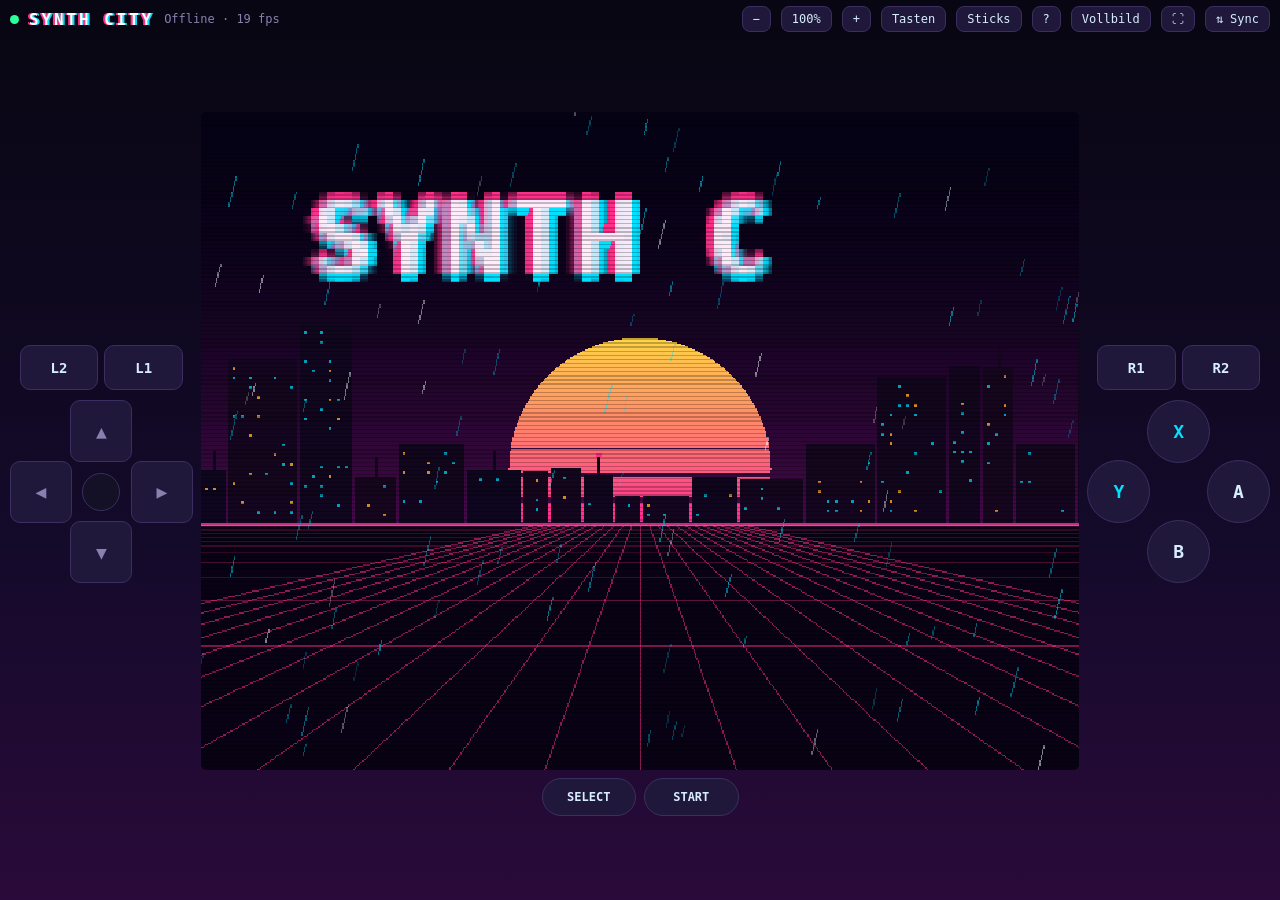
<file: ui-mobile/index.html>
<!doctype html>
<html lang="de"><head><meta charset="utf-8">
<meta name="viewport" content="width=device-width,initial-scale=1,maximum-scale=1,user-scalable=no,viewport-fit=cover">
<meta name="apple-mobile-web-app-capable" content="yes"><meta name="mobile-web-app-capable" content="yes">
<meta name="theme-color" content="#080612"><meta name="apple-mobile-web-app-status-bar-style" content="black-translucent"><meta name="apple-mobile-web-app-title" content="SYNTH CITY">
<link rel="manifest" href="manifest.json"><link rel="apple-touch-icon" href="icon-180.png"><link rel="icon" href="icon-192.png">
<title>SYNTH CITY</title>
<style>
:root{--bg:#080612;--panel:#141026;--panel2:#20183a;--line:#3a2f60;--text:#d6eeff;--dim:#8a80b0;--acc:#ff2e88;--cy:#00e0ff;--gr:#2bff9a;--b:clamp(44px,7vmin,64px)}
*{box-sizing:border-box;-webkit-user-select:none;user-select:none;-webkit-touch-callout:none;-webkit-tap-highlight-color:transparent}
html,body{margin:0;height:100%;background:linear-gradient(180deg,#080612,#140a2a 60%,#2a0a3a) fixed;color:var(--text);font:14px ui-monospace,Menlo,Consolas,monospace;overflow:hidden}
#app{height:100%;display:flex;flex-direction:column;padding:env(safe-area-inset-top) env(safe-area-inset-right) env(safe-area-inset-bottom) env(safe-area-inset-left)}
header{display:flex;align-items:center;gap:10px;padding:6px 10px;flex-wrap:wrap}
h1{font-size:16px;margin:0;letter-spacing:.18em;color:#fff;text-shadow:-2px 0 var(--acc),2px 0 var(--cy)}
#stat{color:var(--dim);font-size:12px}#dot{width:9px;height:9px;border-radius:50%;background:#555;display:inline-block}
header .sp{flex:1}a{color:var(--cy)}
.hb.on{background:var(--acc);border-color:var(--acc);color:#fff}
.hb{background:var(--panel2);color:var(--text);border:1px solid var(--line);border-radius:8px;font:inherit;font-size:12px;padding:5px 10px;cursor:pointer}
#stage{flex:1;min-height:0;display:grid;grid-template-columns:1fr;grid-template-rows:minmax(0,1fr) auto;gap:8px;padding:0 10px 10px}
#scr{min-height:0;min-width:0;overflow:hidden;display:flex;flex-direction:column;align-items:center;justify-content:center;gap:8px}
canvas{display:block;flex:none;width:320px;height:240px;image-rendering:pixelated;image-rendering:crisp-edges;background:#000;border-radius:6px;box-shadow:0 0 0 2px #000,0 0 26px #ff2e8840;outline:none}
#ctl{display:grid;grid-template-columns:1fr auto 1fr;align-items:center;gap:8px;touch-action:none}
.side{display:flex;flex-direction:column;align-items:center;gap:10px}
.shd{display:flex;gap:6px}
.btn{width:calc(var(--b)*1.25);height:calc(var(--b)*.72);display:flex;align-items:center;justify-content:center;background:var(--panel2);border:1px solid var(--line);border-radius:10px;font-weight:700;color:var(--text);touch-action:none;cursor:pointer;transition:background .05s}
.btn.on{background:var(--acc);border-color:var(--acc);color:#fff;box-shadow:0 0 16px var(--acc)}
.dpad{position:relative;width:calc(var(--b)*2.9);height:calc(var(--b)*2.9);touch-action:none}
.dpad i{position:absolute;width:calc(var(--b)*.98);height:calc(var(--b)*.98);background:var(--panel2);border:1px solid var(--line);border-radius:10px;display:flex;align-items:center;justify-content:center;color:var(--dim);font-style:normal;font-size:18px}
.dpad i.on{background:var(--acc);border-color:var(--acc);color:#fff;box-shadow:0 0 16px var(--acc)}
.dpad .u{left:calc(50% - var(--b)*.49);top:0}.dpad .d{left:calc(50% - var(--b)*.49);bottom:0}
.dpad .l{top:calc(50% - var(--b)*.49);left:0}.dpad .r{top:calc(50% - var(--b)*.49);right:0}
.dpad .c{left:calc(50% - var(--b)*.3);top:calc(50% - var(--b)*.3);width:calc(var(--b)*.6);height:calc(var(--b)*.6);border-radius:50%;background:var(--panel)}
.face{position:relative;width:calc(var(--b)*2.9);height:calc(var(--b)*2.9);touch-action:none}
.face .btn{position:absolute;width:var(--b);height:var(--b);border-radius:50%;font-size:18px}
.face .x{left:calc(50% - var(--b)/2);top:0}.face .b{left:calc(50% - var(--b)/2);bottom:0}
.face .y{top:calc(50% - var(--b)/2);left:0}.face .a{top:calc(50% - var(--b)/2);right:0}
.face .x,.face .y{color:var(--cy)}
.mid{display:flex;flex-direction:column;align-items:center;gap:8px}
.mid .row{display:flex;gap:8px}
.mid .btn{width:calc(var(--b)*1.5);height:calc(var(--b)*.6);font-size:12px;border-radius:20px}
.stk{display:none;grid-template-columns:repeat(3,calc(var(--b)*.6));grid-template-rows:repeat(3,calc(var(--b)*.6));gap:3px;touch-action:none}
.stk .btn{width:auto;height:auto;font-size:11px;border-radius:8px}
body.sticks .stk{display:grid}
#help{position:fixed;inset:0;background:#080612ee;display:none;align-items:center;justify-content:center;z-index:9;padding:20px}
#help.show{display:flex}#help div{max-width:560px;background:var(--panel);border:1px solid var(--line);border-radius:14px;padding:18px 20px;line-height:1.9}
kbd{background:var(--panel2);border:1px solid var(--line);border-radius:5px;padding:1px 6px;color:var(--cy)}
/* Querformat (Handy quer, Tablet, PC-Fenster breit): Bild in der Mitte, Bedienung links und rechts */
@media (orientation:landscape) and (min-aspect-ratio:13/10){
 #stage{grid-template-columns:auto minmax(0,1fr) auto;grid-template-rows:minmax(0,1fr);align-items:center}
 #ctl{display:contents}
 .lside{grid-column:1;grid-row:1}.rside{grid-column:3;grid-row:1}
 #scr{grid-column:2;grid-row:1;height:100%;width:100%}
 .mid{flex-direction:row}
}
@media (max-height:420px){header{padding:2px 8px}h1{font-size:12px}#stat{font-size:10px}.hb{padding:2px 8px}}
#cvw{position:relative;flex:none;touch-action:none;overflow:hidden;border-radius:6px}
#cv{transform-origin:0 0}
#zl{min-width:46px;text-align:center}
#lost{position:absolute;inset:0;display:none;align-items:center;justify-content:center;text-align:center;background:rgba(8,4,18,.78);color:#fff;font-size:15px;line-height:1.6;z-index:5;backdrop-filter:grayscale(1)}#lost.on{display:flex}#lost b{color:#ff4fa3;font-size:18px}#lostT{color:var(--dim);font-size:12px}#lost button{margin-top:10px;padding:6px 16px;border-radius:6px;border:1px solid var(--cy);background:transparent;color:var(--cy);font:inherit}.spin{width:34px;height:34px;margin:0 auto 8px;border-radius:50%;border:3px solid rgba(255,255,255,.15);border-top-color:var(--cy);animation:spin 1s linear infinite}@keyframes spin{to{transform:rotate(360deg)}}.rip{position:absolute;width:44px;height:44px;margin:-22px 0 0 -22px;border-radius:50%;border:2px solid var(--cy);pointer-events:none;animation:rip .45s ease-out forwards}
.rip.hold{border-color:var(--acc);animation:none;opacity:.8}
@keyframes rip{from{transform:scale(.4);opacity:1}to{transform:scale(1.6);opacity:0}}
/* Bild-Vollbild: nur das Bild, so gross wie moeglich, schwebende Mini-Leiste */
body.full header,body.full #ctl,body.full #midL{display:none !important}
body.full #app{padding:0}body.full #stage{padding:0;gap:0;grid-template-columns:1fr !important;grid-template-rows:minmax(0,1fr) !important}
body.full #scr{grid-column:1 !important;grid-row:1 !important;width:100%;height:100%}
body.full canvas,body.full #cvw{border-radius:0}body.full canvas{box-shadow:none}
#fbar{display:none;position:fixed;right:max(6px,env(safe-area-inset-right));top:max(6px,env(safe-area-inset-top));z-index:8;gap:6px;opacity:.55;touch-action:none}
body.full #fbar{display:flex}#fbar:hover,#fbar:active{opacity:1}
#fbar .btn{width:auto;height:30px;padding:0 10px;font-size:11px;border-radius:15px;background:#20183acc}
body.full.fleft #fbar{right:auto;left:max(6px,env(safe-area-inset-left))}
body.nopad #ctl{display:none}
body.nopad #stage{grid-template-columns:1fr !important}
body.nopad #scr{grid-column:1 !important}
</style></head><body><div id="app">
<header><span id="dot"></span><h1>SYNTH CITY</h1><span id="stat">…</span><span class="sp"></span>
<button class="hb" id="bAud" title="Ton im Browser">🔈 Ton</button><input id="vol" type="range" min="0" max="100" value="80" style="width:70px;display:none"><button class="hb" id="zo" title="Verkleinern (−)">−</button><button class="hb" id="zl" title="Zoom zurücksetzen (0)">100%</button><button class="hb" id="zi" title="Vergrößern (+)">+</button><button class="hb" id="bPad">Tasten</button><button class="hb" id="bSt">Sticks</button><button class="hb" id="bHelp">?</button><button class="hb" id="bFull" title="Nur das Bild, so groß wie möglich (V)">Vollbild</button><button class="hb" id="bFs" title="Browser-Vollbild">⛶</button><a href="/" class="hb" style="text-decoration:none">Dateien</a></header>
<div id="fbar"><div class="btn" data-b="SELECT">SEL</div><div class="btn" data-b="START">START</div><div class="btn" id="fSide" title="Leiste auf die andere Seite">⇆</div><div class="btn" id="fExit" title="Vollbild beenden (V)">✕</div></div>
<div id="stage">
 <div id="scr"><div id="cvw"><canvas id="cv" width="640" height="480" tabindex="0"></canvas><div id="lost"><div><div class="spin"></div><b>Verbindung verloren</b><br><span id="lostT">verbinde neu …</span><br><button id="lostR">Neu laden</button></div></div></div>
  <div class="mid" id="midL"><div class="row"><div class="btn" data-b="SELECT">SELECT</div><div class="btn" data-b="START">START</div></div></div></div>
 <div id="ctl">
  <div class="side lside"><div class="shd"><div class="btn" data-b="L2">L2</div><div class="btn" data-b="L1">L1</div></div>
   <div class="dpad" id="dpad"><i class="u">▲</i><i class="l">◀</i><i class="c"></i><i class="r">▶</i><i class="d">▼</i></div>
   <div class="stk"><span></span><div class="btn" data-b="LY" data-v="1">↑</div><span></span><div class="btn" data-b="LX" data-v="-1">←</div><span style="align-self:center;text-align:center;color:var(--dim)">L</span><div class="btn" data-b="LX" data-v="1">→</div><span></span><div class="btn" data-b="LY" data-v="-1">↓</div><span></span></div></div>
  <div class="side rside"><div class="shd"><div class="btn" data-b="R1">R1</div><div class="btn" data-b="R2">R2</div></div>
   <div class="face"><div class="btn x" data-b="X">X</div><div class="btn y" data-b="Y">Y</div><div class="btn a" data-b="A">A</div><div class="btn b" data-b="B">B</div></div>
   <div class="stk"><span></span><div class="btn" data-b="RY" data-v="1">↑</div><span></span><div class="btn" data-b="RX" data-v="-1">←</div><span style="align-self:center;text-align:center;color:var(--dim)">R</span><div class="btn" data-b="RX" data-v="1">→</div><span></span><div class="btn" data-b="RY" data-v="-1">↓</div><span></span></div></div>
 </div>
</div></div>
<div id="help"><div><b style="color:#fff">Tastatur</b><br>
<kbd>←↑→↓</kbd> Steuerkreuz &nbsp; <kbd>Z</kbd>/<kbd>Leertaste</kbd> A &nbsp; <kbd>X</kbd>/<kbd>⌫</kbd> B &nbsp; <kbd>S</kbd> X &nbsp; <kbd>A</kbd> Y<br>
<kbd>Q</kbd> L1 &nbsp; <kbd>W</kbd> R1 &nbsp; <kbd>1</kbd> L2 &nbsp; <kbd>2</kbd> R2 &nbsp; <kbd>Shift</kbd>/<kbd>Tab</kbd> SELECT &nbsp; <kbd>Enter</kbd> START (halten = FILL)<br>
<kbd>T F G H</kbd> linker Stick &nbsp; <kbd>I J K L</kbd> rechter Stick &nbsp; <kbd>V</kbd> Bild-Vollbild (nur das Bild, Leiste oben rechts: SEL, START, ⇆ Seite, ✕ beenden) &nbsp; <kbd>F11</kbd> Browser-Vollbild<br>
<b style="color:#fff">Zoom</b>: zwei Finger gleichzeitig aufs Bild = vergrößern/verschieben, Knöpfe − 100% + oben, am PC Strg+Mausrad (Mausrad verschiebt), Tasten <kbd>+</kbd> <kbd>−</kbd> <kbd>0</kbd>.<br><b style="color:#fff">Touch aufs Bild</b>: Spur, Seite, Reiter, Kachel oder Step antippen. Auf einer Kachel ziehen (hoch/rechts = mehr) ändert den Wert. Step antippen = Trig an/aus, Step halten + mit zweitem Finger Kachel ziehen = P-Lock. Kachel nochmal antippen = Auswahlliste (Sample, LFO-Ziel, Engine). „Tasten“ blendet das Gamepad aus.<br><b style="color:#fff">Touch-Tasten</b>: mehrere Finger gleichzeitig, Wischen über das Steuerkreuz geht auch.<br>
<b style="color:#fff">Gamepad</b>: am PC/Handy angeschlossenes Gamepad wird automatisch erkannt.<br>
<span style="color:var(--dim)">Tippen zum Schließen</span></div></div>
<canvas id="gbsdl" width="1" height="1" style="display:none"></canvas>
<script src="local.js"></script>
<script src="sync.js"></script>
<script>
'use strict';
const $=id=>document.getElementById(id),cv=$('cv'),cx=cv.getContext('2d',{alpha:false});
let W=640,H=480,img=cx.createImageData(W,H),px=new Uint32Array(img.data.buffer),seq=0,dirty=false,frames=0,bytes=0,lat=0,mode='',last=performance.now();
const lut=new Uint32Array(65536);
for(let v=0;v<65536;v++){const r=(v>>11)&31,g=(v>>5)&63,b=v&31;lut[v]=0xff000000|(((b<<3)|(b>>2))<<16)|(((g<<2)|(g>>4))<<8)|((r<<3)|(r>>2));}
function decode(buf){
 const dv=new DataView(buf);seq=dv.getUint32(0,true);const w=dv.getUint16(4,true),h=dv.getUint16(6,true);
 if(w!==W||h!==H){W=w;H=h;cv.width=w;cv.height=h;img=cx.createImageData(w,h);px=new Uint32Array(img.data.buffer);}
 const t=new Uint16Array(buf,12,(buf.byteLength-12)>>1),n=w*h;let i=0,k=0;
 while(k<t.length&&i<n){const v=t[k++],c=v&0x3fff,m=v>>14;
  if(m===0)i+=c;else if(m===1){px.fill(lut[t[k++]],i,i+c);i+=c;}else for(let j=0;j<c;j++)px[i++]=lut[t[k++]];}
 dirty=true;frames++;bytes+=buf.byteLength;
}
function draw(){if(dirty){cx.putImageData(img,0,0);dirty=false;}pollPad();requestAnimationFrame(draw);}
requestAnimationFrame(draw);
// Bild immer ganz sichtbar und so gross wie moeglich (4:3), SELECT/START darunter
function fit(){const sc=$('scr'),r=sc.getBoundingClientRect(),mh=$('midL').offsetHeight+10;let w=r.width,h=r.height-mh;
 if(w<=0||h<=0)return;if(w/h>4/3)w=h*4/3;else h=w*3/4;w=Math.floor(w);h=Math.floor(h);cv.style.width=w+'px';cv.style.height=h+'px';$('cvw').style.width=w+'px';$('cvw').style.height=h+'px';fw=w;fh=h;applyZoom();}
addEventListener('resize',fit);if(window.ResizeObserver)new ResizeObserver(fit).observe($('scr'));setTimeout(fit,0);
// ---- Verbindung: WebSocket (Bildstrom + Tasten), sonst Abfrage
let ws=null,wsFails=0,everWs=false,pingT=0,lastRx=performance.now(),lostAt=0,tries=0;
// Verbindungsverlust sichtbar machen: Bild abdunkeln + Hinweis statt eingefrorenem Bild
function setLost(on){const el=$('lost');if(on){if(!lostAt){lostAt=performance.now();tries=0;}el.classList.add('on');}
 else{lostAt=0;el.classList.remove('on');}}
function lostTick(){if(!lostAt)return;const s=Math.round((performance.now()-lostAt)/1000);
 $('lostT').textContent='seit '+s+' s · Versuch '+tries+(navigator.onLine===false?' · Handy offline':' · WLAN/USB prüfen');}
function setStat(ok,txt){$('dot').style.background=ok?'var(--gr)':'#c33';if(txt)$('stat').textContent=txt;setLost(!ok);}
$('lostR').onclick=e=>{e.stopPropagation();location.reload();};
// Watchdog: der R36S beantwortet den Ping jede Sekunde - kommt 5 s nichts (grosses Bild ueber langsames WLAN braucht etwas), ist die Leitung tot
// (WLAN weg, Gerät aus, Handy aus dem Ruhezustand): Socket verwerfen und neu verbinden
function wsKill(){if(!ws)return;const w=ws;ws=null;w.onclose=w.onmessage=w.onopen=null;try{w.close();}catch(e){}
 if(mode==='ws')mode='';setStat(false,'getrennt – verbinde neu …');releaseAll();setTimeout(connect,300);
 if(aws){const a=aws;aws=null;a.onclose=a.onmessage=null;try{a.close();}catch(e){}if(aOn)setTimeout(connectAudio,800);}}   // Ton-Socket haengt meist mit
setInterval(()=>{lostTick();if(ws&&performance.now()-lastRx>5000)wsKill();},500);
function connect(){
 if(window.GB_LOCAL){mode='local';setStat(true);GB_LOCAL.start();return;}   // Handy-App: Groovebox laeuft in dieser Seite (web/local.js)
 if(wsFails>=3&&!everWs){mode='poll';pollLoop();return;}
 tries++;
 try{ws=new WebSocket((location.protocol==='https:'?'wss://':'ws://')+location.host+'/ws');}catch(e){wsFails++;setTimeout(connect,500);return;}
 ws.binaryType='arraybuffer';
 const me=ws;lastRx=performance.now();
 const to=setTimeout(()=>{if(ws===me&&me.readyState!==1)wsKill();},4000);   // Aufbau haengt (kein Netz)
 ws.onopen=()=>{clearTimeout(to);mode='ws';everWs=true;wsFails=0;lastRx=performance.now();setStat(true);ws.send('f');};
 ws.onmessage=e=>{lastRx=performance.now();if(typeof e.data==='string'){if(e.data[0]==='P')lat=performance.now()-(+e.data.slice(2));}else decode(e.data);};
 ws.onclose=()=>{clearTimeout(to);if(ws!==me)return;ws=null;if(mode==='ws')mode='';wsFails++;setStat(false,'getrennt – verbinde neu …');releaseAll();setTimeout(connect,600);};
}
async function pollLoop(){
 for(;;){tries++;try{const ac=window.AbortController?new AbortController():null,tm=setTimeout(()=>{if(ac)ac.abort();},4000);
   const r=await fetch('/api/screen?since='+seq,{cache:'no-store',signal:ac?ac.signal:undefined});clearTimeout(tm);
   if(r.status===200){decode(await r.arrayBuffer());}else if(r.status===204){await new Promise(z=>setTimeout(z,20));}else throw 0;
   setStat(true);}catch(e){setStat(false,'keine Verbindung …');seq=0;await new Promise(z=>setTimeout(z,800));}}
}
// ---- Ton: eigener WebSocket /wsa (16 Bit Stereo), Pakete werden luecklos hintereinander eingeplant.
// Puffer ~120 ms; laeuft er voll (Uhren von R36S und Handy weichen ab), wird minimal schneller abgespielt, bei Luecke neu gepuffert.
let actx=null,aws=null,again=null,nextT=0,aOn=false,aBuf=0,aDrop=0;const TGT=0.12;
function audioOn(){
 if(!actx){const AC=window.AudioContext||window.webkitAudioContext;if(!AC){alert('Dieser Browser kann keinen Ton abspielen');return;}
  actx=new AC({latencyHint:'interactive'});again=actx.createGain();again.connect(actx.destination);}
 actx.resume();again.gain.value=($('vol').value/100)**2;aOn=true;$('bAud').classList.add('on');$('bAud').textContent='🔊 Ton';$('vol').style.display='';
 try{localStorage.audio=1;}catch(e){}
 connectAudio();
}
function audioOff(){aOn=false;if(aws){aws.onclose=null;aws.close();aws=null;}$('bAud').classList.remove('on');$('bAud').textContent='🔈 Ton';$('vol').style.display='none';try{localStorage.audio='';}catch(e){}}
function connectAudio(){
 if(!aOn||aws)return;
 aws=new WebSocket((location.protocol==='https:'?'wss://':'ws://')+location.host+'/wsa');aws.binaryType='arraybuffer';
 aws.onmessage=e=>{if(typeof e.data==='string'||!actx)return;
  const dv=new DataView(e.data),rate=dv.getUint32(0,true),n=(e.data.byteLength-8)>>2;if(n<=0)return;
  const pcm=new Int16Array(e.data,8,n*2),b=actx.createBuffer(2,n,rate),L=b.getChannelData(0),R=b.getChannelData(1);
  for(let i=0;i<n;i++){L[i]=pcm[i*2]/32768;R[i]=pcm[i*2+1]/32768;}
  const now=actx.currentTime;
  if(nextT<now+0.01){nextT=now+TGT;}
  let lead=nextT-now;if(lead>TGT*3){aDrop++;return;}
  const pr=lead>TGT*1.4?1.004:(lead<TGT*0.6?0.997:1);
  const src=actx.createBufferSource();src.buffer=b;src.playbackRate.value=pr;src.connect(again);src.start(nextT);
  nextT+=n/rate/pr;aBuf=lead;};
 aws.onclose=()=>{aws=null;if(aOn)setTimeout(connectAudio,800);};
}
$('bAud').onclick=()=>{if(aOn)audioOff();else audioOn();};
$('vol').oninput=()=>{if(again)again.gain.value=($('vol').value/100)**2;try{localStorage.vol=$('vol').value;}catch(e){}};
try{if(localStorage.vol)$('vol').value=localStorage.vol;}catch(e){}
try{if(localStorage.audio){const once=ev=>{document.removeEventListener('pointerdown',once,true);if(!aOn&&ev.target.id!=='bAud')audioOn();};document.addEventListener('pointerdown',once,true);$('bAud').textContent='🔈 Ton (antippen)';}}catch(e){}
if(!window.GB_LOCAL&&'serviceWorker' in navigator&&window.isSecureContext)navigator.serviceWorker.register('/sw.js').catch(()=>{});
setInterval(()=>{const now=performance.now(),s=(now-last)/1000;
 if(ws&&ws.readyState===1)ws.send('p '+now.toFixed(0));
 $('stat').textContent=mode==='local'?'Offline · '+Math.round(frames/s)+' fps':(mode==='ws'?'Live':mode==='poll'?'Abfrage':'…')+' · '+Math.round(frames/s)+' fps · '+Math.round(bytes/1024/s)+' kB/s'+(mode==='ws'?' · '+Math.round(lat)+' ms':'')+(aOn&&aws?' · Ton '+Math.round(aBuf*1000)+' ms':'');
 frames=0;bytes=0;last=now;},1000);
document.addEventListener('visibilitychange',()=>{if(document.hidden){releaseAll();return;}
 lastRx=performance.now();if(ws&&ws.readyState===1){ws.send('f');ws.send('p '+lastRx.toFixed(0));}});   // zurueck aus dem Hintergrund: Watchdog prueft sofort
addEventListener('online',()=>{if(ws&&ws.readyState!==1)wsKill();});
addEventListener('offline',()=>{if(ws)wsKill();});
connect();
// ---- Tasten senden (Zaehler je Taste: Touch + Tastatur + Gamepad duerfen sich ueberlappen)
const cnt={},AX={LX:1,LY:1,RX:1,RY:1};
function vib(){if(navigator.vibrate)try{navigator.vibrate(8);}catch(e){}}
function out(msg,b,v){if(window.GB_LOCAL){GB_LOCAL.send(msg);return;}if(ws&&ws.readyState===1)ws.send(msg);else fetch('/api/input?b='+b+'&v='+v,{method:'POST',keepalive:true}).catch(()=>{});}
function press(b,v){const key=b+(AX[b]?':'+v:'');cnt[key]=(cnt[key]||0)+1;if(cnt[key]>1)return;
 if(AX[b])out('a '+b+' '+v,b,v);else out('d '+b,b,1);show(key,true);vib();}
function release(b,v){const key=b+(AX[b]?':'+v:'');if(!cnt[key])return;if(--cnt[key]>0)return;delete cnt[key];
 if(AX[b])out('a '+b+' 0',b,0);else out('u '+b,b,0);show(key,false);}
function releaseAll(){for(const k in cnt){const[b,v]=k.split(':');cnt[k]=1;release(b,v===undefined?1:+v);}touches.clear();}
const dEl={UP:'.u',DOWN:'.d',LEFT:'.l',RIGHT:'.r'};
function show(key,on){const[b,v]=key.split(':');
 if(dEl[b]){$('dpad').querySelector(dEl[b]).classList.toggle('on',on);return;}
 document.querySelectorAll('[data-b="'+b+'"]'+(v!==undefined?'[data-v="'+v+'"]':'')).forEach(e=>e.classList.toggle('on',on));}
// ---- Touch/Maus: jeder Finger haelt eine Taste (bzw. eine Steuerkreuz-Richtung), Wischen wechselt die Taste
const touches=new Map();   // pointerId -> Liste [b,v]
function targetsAt(x,y){
 const d=$('dpad').getBoundingClientRect();
 if(x>=d.left&&x<=d.right&&y>=d.top&&y<=d.bottom){
  const dx=x-(d.left+d.width/2),dy=y-(d.top+d.height/2),r=Math.hypot(dx,dy);if(r<d.width*0.12)return[];
  const a=Math.atan2(dy,dx)*180/Math.PI,res=[];   // 8 Richtungen: Diagonale = zwei Tasten
  if(a>-67.5&&a<67.5)res.push(['RIGHT',1]);if(a>112.5||a<-112.5)res.push(['LEFT',1]);
  if(a>22.5&&a<157.5)res.push(['DOWN',1]);if(a<-22.5&&a>-157.5)res.push(['UP',1]);return res;}
 const el=document.elementFromPoint(x,y),bt=el&&el.closest('[data-b]');
 return bt?[[bt.dataset.b,+(bt.dataset.v||1)]]:[];
}
function same(a,b){return a.length===b.length&&a.every((t,i)=>t[0]===b[i][0]&&t[1]===b[i][1]);}
function setTouch(id,list){const old=touches.get(id)||[];if(same(old,list))return;
 old.forEach(t=>{if(!list.some(n=>n[0]===t[0]&&n[1]===t[1]))release(t[0],t[1]);});
 list.forEach(t=>{if(!old.some(o=>o[0]===t[0]&&o[1]===t[1]))press(t[0],t[1]);});
 if(list.length)touches.set(id,list);else touches.delete(id);}
const ctlArea=[$('ctl'),$('midL'),$('fbar')];
ctlArea.forEach(area=>{
 area.addEventListener('pointerdown',e=>{const l=targetsAt(e.clientX,e.clientY);if(!l.length)return;e.preventDefault();try{area.setPointerCapture(e.pointerId);}catch(_){}setTouch(e.pointerId,l);});
 area.addEventListener('pointermove',e=>{if(!touches.has(e.pointerId))return;e.preventDefault();setTouch(e.pointerId,targetsAt(e.clientX,e.clientY));});
 const end=e=>{setTouch(e.pointerId,[]);};
 area.addEventListener('pointerup',end);area.addEventListener('pointercancel',end);area.addEventListener('lostpointercapture',end);
});
document.addEventListener('contextmenu',e=>e.preventDefault());
document.addEventListener('touchmove',e=>{if(e.touches.length>1||e.target.closest('#ctl,#midL,#fbar'))e.preventDefault();},{passive:false});
// ---- Zoom: Bild bis 4x vergroessern, Ausschnitt verschieben (Transform auf dem Canvas; tPos rechnet ueber getBoundingClientRect weiter richtig)
let zm=1,zx=0,zy=0,fw=640,fh=480;
function applyZoom(){zm=Math.max(1,Math.min(4,zm));zx=Math.max(0,Math.min(fw*(zm-1),zx));zy=Math.max(0,Math.min(fh*(zm-1),zy));
 cv.style.transform=zm>1?'translate('+(-zx)+'px,'+(-zy)+'px) scale('+zm+')':'';$('zl').textContent=Math.round(zm*100)+'%';$('zl').classList.toggle('on',zm>1);}
function zoomAt(nz,cx,cy){   // cx/cy: Punkt im sichtbaren Ausschnitt (CSS-Pixel), der an seiner Stelle bleibt
 nz=Math.max(1,Math.min(4,nz));const bx=(cx+zx)/zm,by=(cy+zy)/zm;zm=nz;zx=bx*zm-cx;zy=by*zm-cy;applyZoom();}
function zoomStep(f){zoomAt(zm*f,fw/2,fh/2);}
$('zi').onclick=()=>zoomStep(1.25);$('zo').onclick=()=>zoomStep(0.8);$('zl').onclick=()=>{zm=1;zx=zy=0;applyZoom();};
$('cvw').addEventListener('wheel',e=>{const r=$('cvw').getBoundingClientRect();
 if(e.ctrlKey||e.metaKey){e.preventDefault();zoomAt(zm*Math.exp(-e.deltaY*0.0025),e.clientX-r.left,e.clientY-r.top);}
 else if(zm>1){e.preventDefault();zx+=e.deltaX;zy+=e.deltaY;applyZoom();}},{passive:false});
addEventListener('keydown',e=>{if(e.ctrlKey||e.metaKey||e.altKey)return;
 if(e.key==='+'||e.code==='NumpadAdd'||e.code==='Equal'){e.preventDefault();zoomStep(1.25);}
 else if(e.key==='-'||e.code==='NumpadSubtract'||e.code==='Minus'){e.preventDefault();zoomStep(0.8);}
 else if(e.code==='Digit0'||e.code==='Numpad0'){e.preventDefault();zm=1;zx=zy=0;applyZoom();}
 else if(e.code==='KeyV'){e.preventDefault();setFull(!document.body.classList.contains('full'));}});
// Zwei Finger, die fast gleichzeitig (< 150 ms) aufs Bild kommen = Zoomen/Verschieben; spaeter dazukommender Finger = normale
// Bedienung (Step halten + Kachel ziehen). Dafuer wird der erste Touch-Finger bis zu 150 ms zurueckgehalten.
const pend=new Map();let gest=null;
function cvwXY(e){const r=$('cvw').getBoundingClientRect();return[e.clientX-r.left,e.clientY-r.top];}
function gestStart(){const p=[...pend.values()];pend.forEach(q=>clearTimeout(q.tm));pend.clear();
 const[a,b]=p;gest={ids:[a.pid,b.pid],pos:{[a.pid]:a.xy,[b.pid]:b.xy}};gest.d0=Math.hypot(a.xy[0]-b.xy[0],a.xy[1]-b.xy[1])||1;gest.z0=zm;
 gest.m0=[(a.xy[0]+b.xy[0])/2,(a.xy[1]+b.xy[1])/2];gest.zx0=zx;gest.zy0=zy;}
function gestMove(){const[a,b]=gest.ids.map(i=>gest.pos[i]);const d=Math.hypot(a[0]-b[0],a[1]-b[1]),m=[(a[0]+b[0])/2,(a[1]+b[1])/2];
 const nz=Math.max(1,Math.min(4,gest.z0*d/gest.d0));const bx=(gest.m0[0]+gest.zx0)/gest.z0,by=(gest.m0[1]+gest.zy0)/gest.z0;   // Bildpunkt unter der Anfangsmitte
 zm=nz;zx=bx*zm-m[0];zy=by*zm-m[1];applyZoom();}
// ---- Touch direkt auf dem Bild: Kacheln, Steps, Spuren, Reiter ... (die Groovebox wertet die Stelle aus)
const tIds=new Map(),tPend=new Map(),rips=new Map();
function tId(pid){if(tIds.has(pid))return tIds.get(pid);for(let i=0;i<10;i++){if(![...tIds.values()].includes(i)){tIds.set(pid,i);return i;}}return -1;}
function tPos(e){const r=cv.getBoundingClientRect();return[Math.max(0,Math.min(W-1,Math.round((e.clientX-r.left)/r.width*W))),Math.max(0,Math.min(H-1,Math.round((e.clientY-r.top)/r.height*H)))];}
function tSend(m){if(window.GB_LOCAL){GB_LOCAL.send(m);return;}if(ws&&ws.readyState===1)ws.send(m);}
function ripple(e,hold){const r=$('cvw').getBoundingClientRect(),d=document.createElement('div');d.className='rip'+(hold?' hold':'');d.style.left=(e.clientX-r.left)+'px';d.style.top=(e.clientY-r.top)+'px';$('cvw').appendChild(d);if(!hold)setTimeout(()=>d.remove(),460);return d;}
function tDown(e){const id=tId(e.pointerId);if(id<0)return;
 const[x,y]=tPos(e);tSend('t '+id+' '+x+' '+y);ripple(e,false);rips.set(e.pointerId,ripple(e,true));vib();}
function commit(pid){const q=pend.get(pid);if(!q)return;clearTimeout(q.tm);pend.delete(pid);tDown(q.ev);}
cv.addEventListener('pointerdown',e=>{e.preventDefault();try{cv.setPointerCapture(e.pointerId);}catch(_){}
 if(gest)return;
 if(e.pointerType==='touch'&&!tIds.size){   // erster Finger: kurz zurueckhalten (Geste?)
  if(pend.size===1){pend.set(e.pointerId,{pid:e.pointerId,xy:cvwXY(e),ev:e});gestStart();return;}
  const q={pid:e.pointerId,xy:cvwXY(e),ev:e,x0:e.clientX,y0:e.clientY};q.tm=setTimeout(()=>commit(e.pointerId),150);pend.set(e.pointerId,q);return;}
 tDown(e);});
cv.addEventListener('pointermove',e=>{
 if(gest&&gest.pos[e.pointerId]){e.preventDefault();gest.pos[e.pointerId]=cvwXY(e);gestMove();return;}
 const q=pend.get(e.pointerId);if(q){if(Math.hypot(e.clientX-q.x0,e.clientY-q.y0)>10)commit(e.pointerId);else return;}
 if(!tIds.has(e.pointerId))return;e.preventDefault();tPend.set(e.pointerId,tPos(e));const r=rips.get(e.pointerId);
 if(r){const b=$('cvw').getBoundingClientRect();r.style.left=(e.clientX-b.left)+'px';r.style.top=(e.clientY-b.top)+'px';}});
function tEnd(e){
 if(gest&&gest.pos[e.pointerId]){delete gest.pos[e.pointerId];if(!Object.keys(gest.pos).length)gest=null;return;}
 if(pend.has(e.pointerId))commit(e.pointerId);
 if(!tIds.has(e.pointerId))return;const id=tIds.get(e.pointerId),[x,y]=tPos(e);tPend.delete(e.pointerId);tSend('e '+id+' '+x+' '+y);tIds.delete(e.pointerId);
 const r=rips.get(e.pointerId);if(r){r.remove();rips.delete(e.pointerId);}}
cv.addEventListener('pointerup',tEnd);cv.addEventListener('pointercancel',tEnd);
setInterval(()=>{for(const[pid,p]of tPend){const id=tIds.get(pid);if(id!==undefined)tSend('m '+id+' '+p[0]+' '+p[1]);}tPend.clear();},16);   // Bewegung hoechstens ~60x/s
// ---- Tastatur
const km={ArrowUp:['UP',1],ArrowDown:['DOWN',1],ArrowLeft:['LEFT',1],ArrowRight:['RIGHT',1],KeyZ:['A',1],KeyY:['A',1],Space:['A',1],KeyX:['B',1],Backspace:['B',1],Escape:['B',1],
 KeyS:['X',1],KeyA:['Y',1],KeyQ:['L1',1],KeyW:['R1',1],Digit1:['L2',1],Digit2:['R2',1],ShiftLeft:['SELECT',1],ShiftRight:['SELECT',1],Tab:['SELECT',1],
 Enter:['START',1],NumpadEnter:['START',1],KeyT:['LY',1],KeyG:['LY',-1],KeyF:['LX',-1],KeyH:['LX',1],KeyI:['RY',1],KeyK:['RY',-1],KeyJ:['RX',-1],KeyL:['RX',1]};
const kh={};
addEventListener('keydown',e=>{if(e.ctrlKey||e.metaKey||e.altKey)return;const m=km[e.code];if(!m)return;e.preventDefault();if(kh[e.code])return;kh[e.code]=1;press(m[0],m[1]);});
addEventListener('keyup',e=>{const m=km[e.code];if(!m||!kh[e.code])return;e.preventDefault();delete kh[e.code];release(m[0],m[1]);});
addEventListener('blur',()=>{for(const c in kh){release(km[c][0],km[c][1]);delete kh[c];}});
// ---- Gamepad (Standard-Belegung, Tastenlage wie am R36S: rechts A, unten B, oben X, links Y)
const gpMap={1:'A',0:'B',3:'X',2:'Y',4:'L1',5:'R1',6:'L2',7:'R2',8:'SELECT',9:'START',12:'UP',13:'DOWN',14:'LEFT',15:'RIGHT'};
const gpState={};
function pollPad(){const gps=navigator.getGamepads?navigator.getGamepads():[];
 for(const gp of gps){if(!gp)continue;
  for(const i in gpMap){const p=gp.buttons[i]&&gp.buttons[i].pressed,k='g'+gp.index+'b'+i;if(p&&!gpState[k]){gpState[k]=1;press(gpMap[i],1);}else if(!p&&gpState[k]){delete gpState[k];release(gpMap[i],1);}}
  [['LX',0,1],['LY',1,-1],['RX',2,1],['RY',3,-1]].forEach(([n,ai,sg])=>{const a=gp.axes[ai]||0,v=a>0.5?sg:(a<-0.5?-sg:0),k='g'+gp.index+n,o=gpState[k]||0;
   if(v!==o){if(o)release(n,o);if(v)press(n,v);if(v)gpState[k]=v;else delete gpState[k];}});}}
// ---- Kopfzeile
$('bPad').onclick=()=>{document.body.classList.toggle('nopad');try{localStorage.nopad=document.body.classList.contains('nopad')?1:'';}catch(e){}setTimeout(fit,30);};
try{if(localStorage.nopad)document.body.classList.add('nopad');}catch(e){}
$('bHelp').onclick=()=>$('help').classList.add('show');$('help').onclick=()=>$('help').classList.remove('show');
$('bSt').onclick=()=>{document.body.classList.toggle('sticks');try{localStorage.sticks=document.body.classList.contains('sticks')?1:'';}catch(e){}};
try{if(localStorage.sticks)document.body.classList.add('sticks');}catch(e){}
let wl=null;async function wake(){try{if(navigator.wakeLock&&!wl){wl=await navigator.wakeLock.request('screen');wl.addEventListener('release',()=>wl=null);}}catch(e){}}
document.addEventListener('pointerdown',wake);document.addEventListener('keydown',wake);
// Bild-Vollbild: Kopfzeile und Tasten weg, Bild fuellt den Bildschirm (4:3), wo moeglich auch Browser-Vollbild
function setFull(on){document.body.classList.toggle('full',on);try{localStorage.full=on?1:'';}catch(e){}
 const d=document.documentElement,fs=document.fullscreenElement||document.webkitFullscreenElement;
 try{if(on&&!fs&&(d.requestFullscreen||d.webkitRequestFullscreen)){const r=(d.requestFullscreen||d.webkitRequestFullscreen).call(d);if(r&&r.catch)r.catch(()=>{});}
  else if(!on&&fs)(document.exitFullscreen||document.webkitExitFullscreen).call(document);}catch(e){}
 setTimeout(fit,60);setTimeout(fit,400);}
$('bFull').onclick=()=>setFull(true);
$('fExit').addEventListener('pointerdown',e=>{e.stopPropagation();e.preventDefault();setFull(false);});
$('fSide').addEventListener('pointerdown',e=>{e.stopPropagation();e.preventDefault();document.body.classList.toggle('fleft');});
try{if(localStorage.full)document.body.classList.add('full');}catch(e){}
$('bFs').onclick=()=>{const d=document.documentElement;if(document.fullscreenElement||document.webkitFullscreenElement){(document.exitFullscreen||document.webkitExitFullscreen).call(document);}
 else{(d.requestFullscreen||d.webkitRequestFullscreen).call(d);try{screen.orientation.lock('landscape').catch(()=>{});}catch(e){}}};
</script></body></html>
</file>
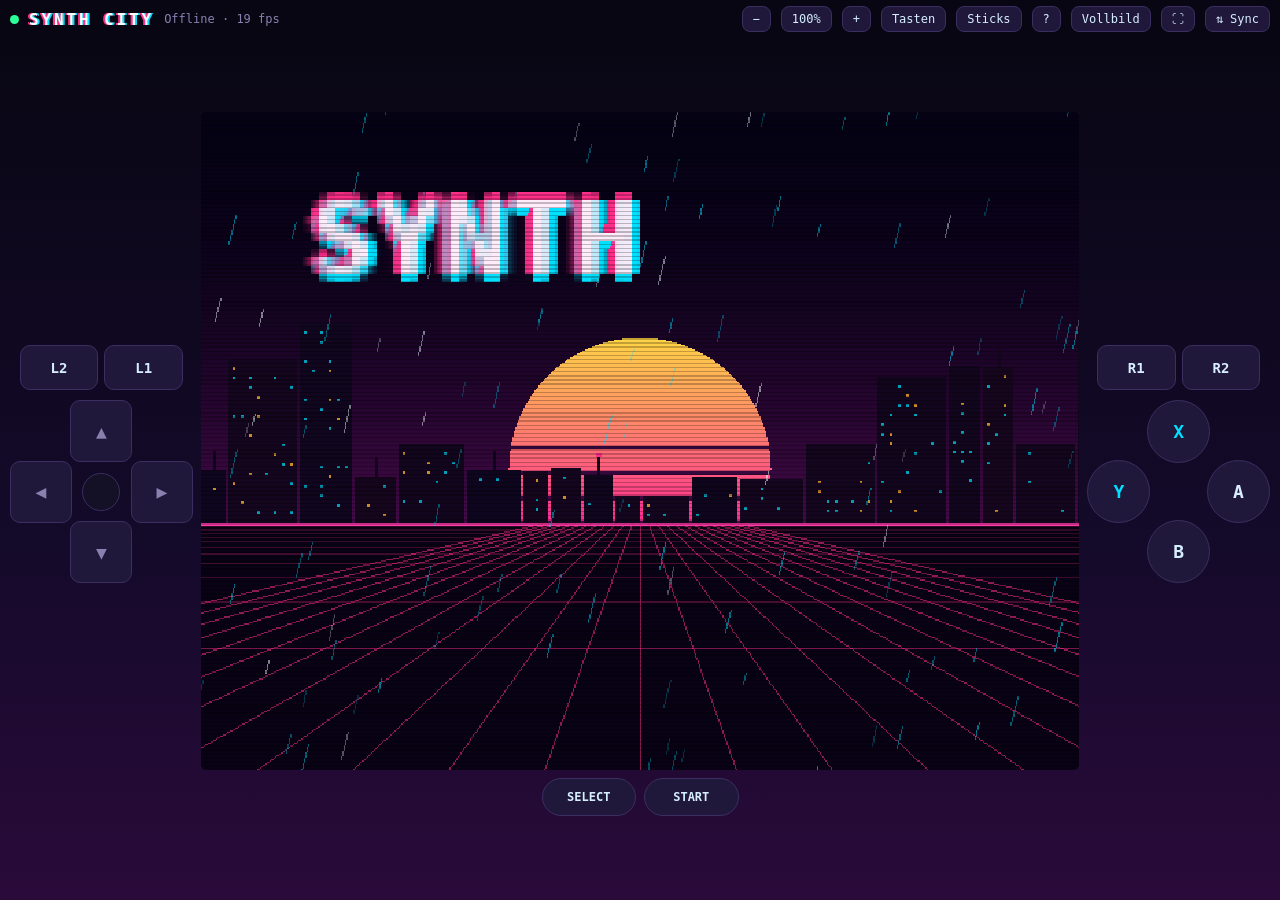
<file: ui-neu/index.html>
<!doctype html>
<html lang="de"><head><meta charset="utf-8">
<meta name="viewport" content="width=device-width,initial-scale=1,maximum-scale=1,user-scalable=no,viewport-fit=cover">
<meta name="apple-mobile-web-app-capable" content="yes"><meta name="mobile-web-app-capable" content="yes">
<meta name="theme-color" content="#080612"><meta name="apple-mobile-web-app-status-bar-style" content="black-translucent"><meta name="apple-mobile-web-app-title" content="SYNTH CITY">
<link rel="manifest" href="manifest.json"><link rel="apple-touch-icon" href="icon-180.png"><link rel="icon" href="icon-192.png">
<title>SYNTH CITY</title>
<style>
:root{--bg:#080612;--panel:#141026;--panel2:#20183a;--line:#3a2f60;--text:#d6eeff;--dim:#8a80b0;--acc:#ff2e88;--cy:#00e0ff;--gr:#2bff9a;--b:clamp(44px,7vmin,64px)}
*{box-sizing:border-box;-webkit-user-select:none;user-select:none;-webkit-touch-callout:none;-webkit-tap-highlight-color:transparent}
html,body{margin:0;height:100%;background:linear-gradient(180deg,#080612,#140a2a 60%,#2a0a3a) fixed;color:var(--text);font:14px ui-monospace,Menlo,Consolas,monospace;overflow:hidden}
#app{height:100%;display:flex;flex-direction:column;padding:env(safe-area-inset-top) env(safe-area-inset-right) env(safe-area-inset-bottom) env(safe-area-inset-left)}
header{display:flex;align-items:center;gap:10px;padding:6px 10px;flex-wrap:wrap}
h1{font-size:16px;margin:0;letter-spacing:.18em;color:#fff;text-shadow:-2px 0 var(--acc),2px 0 var(--cy)}
#stat{color:var(--dim);font-size:12px}#dot{width:9px;height:9px;border-radius:50%;background:#555;display:inline-block}
header .sp{flex:1}a{color:var(--cy)}
.hb.on{background:var(--acc);border-color:var(--acc);color:#fff}
.hb{background:var(--panel2);color:var(--text);border:1px solid var(--line);border-radius:8px;font:inherit;font-size:12px;padding:5px 10px;cursor:pointer}
#stage{flex:1;min-height:0;display:grid;grid-template-columns:1fr;grid-template-rows:minmax(0,1fr) auto;gap:8px;padding:0 10px 10px}
#scr{min-height:0;min-width:0;overflow:hidden;display:flex;flex-direction:column;align-items:center;justify-content:center;gap:8px}
canvas{display:block;flex:none;width:320px;height:240px;image-rendering:pixelated;image-rendering:crisp-edges;background:#000;border-radius:6px;box-shadow:0 0 0 2px #000,0 0 26px #ff2e8840;outline:none}
#ctl{display:grid;grid-template-columns:1fr auto 1fr;align-items:center;gap:8px;touch-action:none}
.side{display:flex;flex-direction:column;align-items:center;gap:10px}
.shd{display:flex;gap:6px}
.btn{width:calc(var(--b)*1.25);height:calc(var(--b)*.72);display:flex;align-items:center;justify-content:center;background:var(--panel2);border:1px solid var(--line);border-radius:10px;font-weight:700;color:var(--text);touch-action:none;cursor:pointer;transition:background .05s}
.btn.on{background:var(--acc);border-color:var(--acc);color:#fff;box-shadow:0 0 16px var(--acc)}
.dpad{position:relative;width:calc(var(--b)*2.9);height:calc(var(--b)*2.9);touch-action:none}
.dpad i{position:absolute;width:calc(var(--b)*.98);height:calc(var(--b)*.98);background:var(--panel2);border:1px solid var(--line);border-radius:10px;display:flex;align-items:center;justify-content:center;color:var(--dim);font-style:normal;font-size:18px}
.dpad i.on{background:var(--acc);border-color:var(--acc);color:#fff;box-shadow:0 0 16px var(--acc)}
.dpad .u{left:calc(50% - var(--b)*.49);top:0}.dpad .d{left:calc(50% - var(--b)*.49);bottom:0}
.dpad .l{top:calc(50% - var(--b)*.49);left:0}.dpad .r{top:calc(50% - var(--b)*.49);right:0}
.dpad .c{left:calc(50% - var(--b)*.3);top:calc(50% - var(--b)*.3);width:calc(var(--b)*.6);height:calc(var(--b)*.6);border-radius:50%;background:var(--panel)}
.face{position:relative;width:calc(var(--b)*2.9);height:calc(var(--b)*2.9);touch-action:none}
.face .btn{position:absolute;width:var(--b);height:var(--b);border-radius:50%;font-size:18px}
.face .x{left:calc(50% - var(--b)/2);top:0}.face .b{left:calc(50% - var(--b)/2);bottom:0}
.face .y{top:calc(50% - var(--b)/2);left:0}.face .a{top:calc(50% - var(--b)/2);right:0}
.face .x,.face .y{color:var(--cy)}
.mid{display:flex;flex-direction:column;align-items:center;gap:8px}
.mid .row{display:flex;gap:8px}
.mid .btn{width:calc(var(--b)*1.5);height:calc(var(--b)*.6);font-size:12px;border-radius:20px}
.stk{display:none;grid-template-columns:repeat(3,calc(var(--b)*.6));grid-template-rows:repeat(3,calc(var(--b)*.6));gap:3px;touch-action:none}
.stk .btn{width:auto;height:auto;font-size:11px;border-radius:8px}
body.sticks .stk{display:grid}
#help{position:fixed;inset:0;background:#080612ee;display:none;align-items:center;justify-content:center;z-index:9;padding:20px}
#help.show{display:flex}#help div{max-width:560px;background:var(--panel);border:1px solid var(--line);border-radius:14px;padding:18px 20px;line-height:1.9}
kbd{background:var(--panel2);border:1px solid var(--line);border-radius:5px;padding:1px 6px;color:var(--cy)}
/* Querformat (Handy quer, Tablet, PC-Fenster breit): Bild in der Mitte, Bedienung links und rechts */
@media (orientation:landscape) and (min-aspect-ratio:13/10){
 #stage{grid-template-columns:auto minmax(0,1fr) auto;grid-template-rows:minmax(0,1fr);align-items:center}
 #ctl{display:contents}
 .lside{grid-column:1;grid-row:1}.rside{grid-column:3;grid-row:1}
 #scr{grid-column:2;grid-row:1;height:100%;width:100%}
 .mid{flex-direction:row}
}
@media (max-height:420px){header{padding:2px 8px}h1{font-size:12px}#stat{font-size:10px}.hb{padding:2px 8px}}
#cvw{position:relative;flex:none;touch-action:none;overflow:hidden;border-radius:6px}
#cv{transform-origin:0 0}
#zl{min-width:46px;text-align:center}
#lost{position:absolute;inset:0;display:none;align-items:center;justify-content:center;text-align:center;background:rgba(8,4,18,.78);color:#fff;font-size:15px;line-height:1.6;z-index:5;backdrop-filter:grayscale(1)}#lost.on{display:flex}#lost b{color:#ff4fa3;font-size:18px}#lostT{color:var(--dim);font-size:12px}#lost button{margin-top:10px;padding:6px 16px;border-radius:6px;border:1px solid var(--cy);background:transparent;color:var(--cy);font:inherit}.spin{width:34px;height:34px;margin:0 auto 8px;border-radius:50%;border:3px solid rgba(255,255,255,.15);border-top-color:var(--cy);animation:spin 1s linear infinite}@keyframes spin{to{transform:rotate(360deg)}}.rip{position:absolute;width:44px;height:44px;margin:-22px 0 0 -22px;border-radius:50%;border:2px solid var(--cy);pointer-events:none;animation:rip .45s ease-out forwards}
.rip.hold{border-color:var(--acc);animation:none;opacity:.8}
@keyframes rip{from{transform:scale(.4);opacity:1}to{transform:scale(1.6);opacity:0}}
/* Bild-Vollbild: nur das Bild, so gross wie moeglich, schwebende Mini-Leiste */
body.full header,body.full #ctl,body.full #midL{display:none !important}
body.full #app{padding:0}body.full #stage{padding:0;gap:0;grid-template-columns:1fr !important;grid-template-rows:minmax(0,1fr) !important}
body.full #scr{grid-column:1 !important;grid-row:1 !important;width:100%;height:100%}
body.full canvas,body.full #cvw{border-radius:0}body.full canvas{box-shadow:none}
#fbar{display:none;position:fixed;right:max(6px,env(safe-area-inset-right));top:max(6px,env(safe-area-inset-top));z-index:8;gap:6px;opacity:.55;touch-action:none}
body.full #fbar{display:flex}#fbar:hover,#fbar:active{opacity:1}
#fbar .btn{width:auto;height:30px;padding:0 10px;font-size:11px;border-radius:15px;background:#20183acc}
body.full.fleft #fbar{right:auto;left:max(6px,env(safe-area-inset-left))}
body.nopad #ctl{display:none}
body.nopad #stage{grid-template-columns:1fr !important}
body.nopad #scr{grid-column:1 !important}
</style></head><body><div id="app">
<header><span id="dot"></span><h1>SYNTH CITY</h1><span id="stat">…</span><span class="sp"></span>
<button class="hb" id="bAud" title="Ton im Browser">🔈 Ton</button><input id="vol" type="range" min="0" max="100" value="80" style="width:70px;display:none"><button class="hb" id="zo" title="Verkleinern (−)">−</button><button class="hb" id="zl" title="Zoom zurücksetzen (0)">100%</button><button class="hb" id="zi" title="Vergrößern (+)">+</button><button class="hb" id="bPad">Tasten</button><button class="hb" id="bSt">Sticks</button><button class="hb" id="bHelp">?</button><button class="hb" id="bFull" title="Nur das Bild, so groß wie möglich (V)">Vollbild</button><button class="hb" id="bFs" title="Browser-Vollbild">⛶</button><a href="/" class="hb" style="text-decoration:none">Dateien</a></header>
<div id="fbar"><div class="btn" data-b="SELECT">SEL</div><div class="btn" data-b="START">START</div><div class="btn" id="fSide" title="Leiste auf die andere Seite">⇆</div><div class="btn" id="fExit" title="Vollbild beenden (V)">✕</div></div>
<div id="stage">
 <div id="scr"><div id="cvw"><canvas id="cv" width="640" height="480" tabindex="0"></canvas><div id="lost"><div><div class="spin"></div><b>Verbindung verloren</b><br><span id="lostT">verbinde neu …</span><br><button id="lostR">Neu laden</button></div></div></div>
  <div class="mid" id="midL"><div class="row"><div class="btn" data-b="SELECT">SELECT</div><div class="btn" data-b="START">START</div></div></div></div>
 <div id="ctl">
  <div class="side lside"><div class="shd"><div class="btn" data-b="L2">L2</div><div class="btn" data-b="L1">L1</div></div>
   <div class="dpad" id="dpad"><i class="u">▲</i><i class="l">◀</i><i class="c"></i><i class="r">▶</i><i class="d">▼</i></div>
   <div class="stk"><span></span><div class="btn" data-b="LY" data-v="1">↑</div><span></span><div class="btn" data-b="LX" data-v="-1">←</div><span style="align-self:center;text-align:center;color:var(--dim)">L</span><div class="btn" data-b="LX" data-v="1">→</div><span></span><div class="btn" data-b="LY" data-v="-1">↓</div><span></span></div></div>
  <div class="side rside"><div class="shd"><div class="btn" data-b="R1">R1</div><div class="btn" data-b="R2">R2</div></div>
   <div class="face"><div class="btn x" data-b="X">X</div><div class="btn y" data-b="Y">Y</div><div class="btn a" data-b="A">A</div><div class="btn b" data-b="B">B</div></div>
   <div class="stk"><span></span><div class="btn" data-b="RY" data-v="1">↑</div><span></span><div class="btn" data-b="RX" data-v="-1">←</div><span style="align-self:center;text-align:center;color:var(--dim)">R</span><div class="btn" data-b="RX" data-v="1">→</div><span></span><div class="btn" data-b="RY" data-v="-1">↓</div><span></span></div></div>
 </div>
</div></div>
<div id="help"><div><b style="color:#fff">Tastatur</b><br>
<kbd>←↑→↓</kbd> Steuerkreuz &nbsp; <kbd>Z</kbd>/<kbd>Leertaste</kbd> A &nbsp; <kbd>X</kbd>/<kbd>⌫</kbd> B &nbsp; <kbd>S</kbd> X &nbsp; <kbd>A</kbd> Y<br>
<kbd>Q</kbd> L1 &nbsp; <kbd>W</kbd> R1 &nbsp; <kbd>1</kbd> L2 &nbsp; <kbd>2</kbd> R2 &nbsp; <kbd>Shift</kbd>/<kbd>Tab</kbd> SELECT &nbsp; <kbd>Enter</kbd> START (halten = FILL)<br>
<kbd>T F G H</kbd> linker Stick &nbsp; <kbd>I J K L</kbd> rechter Stick &nbsp; <kbd>V</kbd> Bild-Vollbild (nur das Bild, Leiste oben rechts: SEL, START, ⇆ Seite, ✕ beenden) &nbsp; <kbd>F11</kbd> Browser-Vollbild<br>
<b style="color:#fff">Zoom</b>: zwei Finger gleichzeitig aufs Bild = vergrößern/verschieben, Knöpfe − 100% + oben, am PC Strg+Mausrad (Mausrad verschiebt), Tasten <kbd>+</kbd> <kbd>−</kbd> <kbd>0</kbd>.<br><b style="color:#fff">Touch aufs Bild</b>: Spur, Seite, Reiter, Kachel oder Step antippen. Auf einer Kachel ziehen (hoch/rechts = mehr) ändert den Wert. Step antippen = Trig an/aus, Step halten + mit zweitem Finger Kachel ziehen = P-Lock. Kachel nochmal antippen = Auswahlliste (Sample, LFO-Ziel, Engine). „Tasten“ blendet das Gamepad aus.<br><b style="color:#fff">Touch-Tasten</b>: mehrere Finger gleichzeitig, Wischen über das Steuerkreuz geht auch.<br>
<b style="color:#fff">Gamepad</b>: am PC/Handy angeschlossenes Gamepad wird automatisch erkannt.<br>
<span style="color:var(--dim)">Tippen zum Schließen</span></div></div>
<canvas id="gbsdl" width="1" height="1" style="display:none"></canvas>
<script src="local.js"></script>
<script src="sync.js"></script>
<script>
'use strict';
const $=id=>document.getElementById(id),cv=$('cv'),cx=cv.getContext('2d',{alpha:false});
let W=640,H=480,img=cx.createImageData(W,H),px=new Uint32Array(img.data.buffer),seq=0,dirty=false,frames=0,bytes=0,lat=0,mode='',last=performance.now();
const lut=new Uint32Array(65536);
for(let v=0;v<65536;v++){const r=(v>>11)&31,g=(v>>5)&63,b=v&31;lut[v]=0xff000000|(((b<<3)|(b>>2))<<16)|(((g<<2)|(g>>4))<<8)|((r<<3)|(r>>2));}
function decode(buf){
 const dv=new DataView(buf);seq=dv.getUint32(0,true);const w=dv.getUint16(4,true),h=dv.getUint16(6,true);
 if(w!==W||h!==H){W=w;H=h;cv.width=w;cv.height=h;img=cx.createImageData(w,h);px=new Uint32Array(img.data.buffer);}
 const t=new Uint16Array(buf,12,(buf.byteLength-12)>>1),n=w*h;let i=0,k=0;
 while(k<t.length&&i<n){const v=t[k++],c=v&0x3fff,m=v>>14;
  if(m===0)i+=c;else if(m===1){px.fill(lut[t[k++]],i,i+c);i+=c;}else for(let j=0;j<c;j++)px[i++]=lut[t[k++]];}
 dirty=true;frames++;bytes+=buf.byteLength;
}
function draw(){if(dirty){cx.putImageData(img,0,0);dirty=false;}pollPad();requestAnimationFrame(draw);}
requestAnimationFrame(draw);
// Bild immer ganz sichtbar und so gross wie moeglich (4:3), SELECT/START darunter
function fit(){const sc=$('scr'),r=sc.getBoundingClientRect(),mh=$('midL').offsetHeight+10;let w=r.width,h=r.height-mh;
 if(w<=0||h<=0)return;if(w/h>4/3)w=h*4/3;else h=w*3/4;w=Math.floor(w);h=Math.floor(h);cv.style.width=w+'px';cv.style.height=h+'px';$('cvw').style.width=w+'px';$('cvw').style.height=h+'px';fw=w;fh=h;applyZoom();}
addEventListener('resize',fit);if(window.ResizeObserver)new ResizeObserver(fit).observe($('scr'));setTimeout(fit,0);
// ---- Verbindung: WebSocket (Bildstrom + Tasten), sonst Abfrage
let ws=null,wsFails=0,everWs=false,pingT=0,lastRx=performance.now(),lostAt=0,tries=0;
// Verbindungsverlust sichtbar machen: Bild abdunkeln + Hinweis statt eingefrorenem Bild
function setLost(on){const el=$('lost');if(on){if(!lostAt){lostAt=performance.now();tries=0;}el.classList.add('on');}
 else{lostAt=0;el.classList.remove('on');}}
function lostTick(){if(!lostAt)return;const s=Math.round((performance.now()-lostAt)/1000);
 $('lostT').textContent='seit '+s+' s · Versuch '+tries+(navigator.onLine===false?' · Handy offline':' · WLAN/USB prüfen');}
function setStat(ok,txt){$('dot').style.background=ok?'var(--gr)':'#c33';if(txt)$('stat').textContent=txt;setLost(!ok);}
$('lostR').onclick=e=>{e.stopPropagation();location.reload();};
// Watchdog: der R36S beantwortet den Ping jede Sekunde - kommt 5 s nichts (grosses Bild ueber langsames WLAN braucht etwas), ist die Leitung tot
// (WLAN weg, Gerät aus, Handy aus dem Ruhezustand): Socket verwerfen und neu verbinden
function wsKill(){if(!ws)return;const w=ws;ws=null;w.onclose=w.onmessage=w.onopen=null;try{w.close();}catch(e){}
 if(mode==='ws')mode='';setStat(false,'getrennt – verbinde neu …');releaseAll();setTimeout(connect,300);
 if(aws){const a=aws;aws=null;a.onclose=a.onmessage=null;try{a.close();}catch(e){}if(aOn)setTimeout(connectAudio,800);}}   // Ton-Socket haengt meist mit
setInterval(()=>{lostTick();if(ws&&performance.now()-lastRx>5000)wsKill();},500);
function connect(){
 if(window.GB_LOCAL){mode='local';setStat(true);GB_LOCAL.start();return;}   // Handy-App: Groovebox laeuft in dieser Seite (web/local.js)
 if(wsFails>=3&&!everWs){mode='poll';pollLoop();return;}
 tries++;
 try{ws=new WebSocket((location.protocol==='https:'?'wss://':'ws://')+location.host+'/ws');}catch(e){wsFails++;setTimeout(connect,500);return;}
 ws.binaryType='arraybuffer';
 const me=ws;lastRx=performance.now();
 const to=setTimeout(()=>{if(ws===me&&me.readyState!==1)wsKill();},4000);   // Aufbau haengt (kein Netz)
 ws.onopen=()=>{clearTimeout(to);mode='ws';everWs=true;wsFails=0;lastRx=performance.now();setStat(true);ws.send('f');};
 ws.onmessage=e=>{lastRx=performance.now();if(typeof e.data==='string'){if(e.data[0]==='P')lat=performance.now()-(+e.data.slice(2));}else decode(e.data);};
 ws.onclose=()=>{clearTimeout(to);if(ws!==me)return;ws=null;if(mode==='ws')mode='';wsFails++;setStat(false,'getrennt – verbinde neu …');releaseAll();setTimeout(connect,600);};
}
async function pollLoop(){
 for(;;){tries++;try{const ac=window.AbortController?new AbortController():null,tm=setTimeout(()=>{if(ac)ac.abort();},4000);
   const r=await fetch('/api/screen?since='+seq,{cache:'no-store',signal:ac?ac.signal:undefined});clearTimeout(tm);
   if(r.status===200){decode(await r.arrayBuffer());}else if(r.status===204){await new Promise(z=>setTimeout(z,20));}else throw 0;
   setStat(true);}catch(e){setStat(false,'keine Verbindung …');seq=0;await new Promise(z=>setTimeout(z,800));}}
}
// ---- Ton: eigener WebSocket /wsa (16 Bit Stereo), Pakete werden luecklos hintereinander eingeplant.
// Puffer ~120 ms; laeuft er voll (Uhren von R36S und Handy weichen ab), wird minimal schneller abgespielt, bei Luecke neu gepuffert.
let actx=null,aws=null,again=null,nextT=0,aOn=false,aBuf=0,aDrop=0;const TGT=0.12;
function audioOn(){
 if(!actx){const AC=window.AudioContext||window.webkitAudioContext;if(!AC){alert('Dieser Browser kann keinen Ton abspielen');return;}
  actx=new AC({latencyHint:'interactive'});again=actx.createGain();again.connect(actx.destination);}
 actx.resume();again.gain.value=($('vol').value/100)**2;aOn=true;$('bAud').classList.add('on');$('bAud').textContent='🔊 Ton';$('vol').style.display='';
 try{localStorage.audio=1;}catch(e){}
 connectAudio();
}
function audioOff(){aOn=false;if(aws){aws.onclose=null;aws.close();aws=null;}$('bAud').classList.remove('on');$('bAud').textContent='🔈 Ton';$('vol').style.display='none';try{localStorage.audio='';}catch(e){}}
function connectAudio(){
 if(!aOn||aws)return;
 aws=new WebSocket((location.protocol==='https:'?'wss://':'ws://')+location.host+'/wsa');aws.binaryType='arraybuffer';
 aws.onmessage=e=>{if(typeof e.data==='string'||!actx)return;
  const dv=new DataView(e.data),rate=dv.getUint32(0,true),n=(e.data.byteLength-8)>>2;if(n<=0)return;
  const pcm=new Int16Array(e.data,8,n*2),b=actx.createBuffer(2,n,rate),L=b.getChannelData(0),R=b.getChannelData(1);
  for(let i=0;i<n;i++){L[i]=pcm[i*2]/32768;R[i]=pcm[i*2+1]/32768;}
  const now=actx.currentTime;
  if(nextT<now+0.01){nextT=now+TGT;}
  let lead=nextT-now;if(lead>TGT*3){aDrop++;return;}
  const pr=lead>TGT*1.4?1.004:(lead<TGT*0.6?0.997:1);
  const src=actx.createBufferSource();src.buffer=b;src.playbackRate.value=pr;src.connect(again);src.start(nextT);
  nextT+=n/rate/pr;aBuf=lead;};
 aws.onclose=()=>{aws=null;if(aOn)setTimeout(connectAudio,800);};
}
$('bAud').onclick=()=>{if(aOn)audioOff();else audioOn();};
$('vol').oninput=()=>{if(again)again.gain.value=($('vol').value/100)**2;try{localStorage.vol=$('vol').value;}catch(e){}};
try{if(localStorage.vol)$('vol').value=localStorage.vol;}catch(e){}
try{if(localStorage.audio){const once=ev=>{document.removeEventListener('pointerdown',once,true);if(!aOn&&ev.target.id!=='bAud')audioOn();};document.addEventListener('pointerdown',once,true);$('bAud').textContent='🔈 Ton (antippen)';}}catch(e){}
if(!window.GB_LOCAL&&'serviceWorker' in navigator&&window.isSecureContext)navigator.serviceWorker.register('/sw.js').catch(()=>{});
setInterval(()=>{const now=performance.now(),s=(now-last)/1000;
 if(ws&&ws.readyState===1)ws.send('p '+now.toFixed(0));
 if(aws&&aws.readyState===1)aws.send('p');   // Lebenszeichen auch fuer den Ton (Geraet schliesst stille Verbindungen)
 $('stat').textContent=mode==='local'?'Offline · '+Math.round(frames/s)+' fps':(mode==='ws'?'Live':mode==='poll'?'Abfrage':'…')+' · '+Math.round(frames/s)+' fps · '+Math.round(bytes/1024/s)+' kB/s'+(mode==='ws'?' · '+Math.round(lat)+' ms':'')+(aOn&&aws?' · Ton '+Math.round(aBuf*1000)+' ms':'');
 frames=0;bytes=0;last=now;},1000);
document.addEventListener('visibilitychange',()=>{if(document.hidden){releaseAll();return;}
 lastRx=performance.now();if(ws&&ws.readyState===1){ws.send('f');ws.send('p '+lastRx.toFixed(0));}});   // zurueck aus dem Hintergrund: Watchdog prueft sofort
addEventListener('online',()=>{if(ws&&ws.readyState!==1)wsKill();});
addEventListener('offline',()=>{if(ws)wsKill();});
connect();
// ---- Tasten senden (Zaehler je Taste: Touch + Tastatur + Gamepad duerfen sich ueberlappen)
const cnt={},AX={LX:1,LY:1,RX:1,RY:1};
function vib(){if(navigator.vibrate)try{navigator.vibrate(8);}catch(e){}}
function out(msg,b,v){if(window.GB_LOCAL){GB_LOCAL.send(msg);return;}if(ws&&ws.readyState===1)ws.send(msg);else fetch('/api/input?b='+b+'&v='+v,{method:'POST',keepalive:true}).catch(()=>{});}
function press(b,v){const key=b+(AX[b]?':'+v:'');cnt[key]=(cnt[key]||0)+1;if(cnt[key]>1)return;
 if(AX[b])out('a '+b+' '+v,b,v);else out('d '+b,b,1);show(key,true);vib();}
function release(b,v){const key=b+(AX[b]?':'+v:'');if(!cnt[key])return;if(--cnt[key]>0)return;delete cnt[key];
 if(AX[b])out('a '+b+' 0',b,0);else out('u '+b,b,0);show(key,false);}
function releaseAll(){for(const k in cnt){const[b,v]=k.split(':');cnt[k]=1;release(b,v===undefined?1:+v);}touches.clear();}
const dEl={UP:'.u',DOWN:'.d',LEFT:'.l',RIGHT:'.r'};
function show(key,on){const[b,v]=key.split(':');
 if(dEl[b]){$('dpad').querySelector(dEl[b]).classList.toggle('on',on);return;}
 document.querySelectorAll('[data-b="'+b+'"]'+(v!==undefined?'[data-v="'+v+'"]':'')).forEach(e=>e.classList.toggle('on',on));}
// ---- Touch/Maus: jeder Finger haelt eine Taste (bzw. eine Steuerkreuz-Richtung), Wischen wechselt die Taste
const touches=new Map();   // pointerId -> Liste [b,v]
function targetsAt(x,y){
 const d=$('dpad').getBoundingClientRect();
 if(x>=d.left&&x<=d.right&&y>=d.top&&y<=d.bottom){
  const dx=x-(d.left+d.width/2),dy=y-(d.top+d.height/2),r=Math.hypot(dx,dy);if(r<d.width*0.12)return[];
  const a=Math.atan2(dy,dx)*180/Math.PI,res=[];   // 8 Richtungen: Diagonale = zwei Tasten
  if(a>-67.5&&a<67.5)res.push(['RIGHT',1]);if(a>112.5||a<-112.5)res.push(['LEFT',1]);
  if(a>22.5&&a<157.5)res.push(['DOWN',1]);if(a<-22.5&&a>-157.5)res.push(['UP',1]);return res;}
 const el=document.elementFromPoint(x,y),bt=el&&el.closest('[data-b]');
 return bt?[[bt.dataset.b,+(bt.dataset.v||1)]]:[];
}
function same(a,b){return a.length===b.length&&a.every((t,i)=>t[0]===b[i][0]&&t[1]===b[i][1]);}
function setTouch(id,list){const old=touches.get(id)||[];if(same(old,list))return;
 old.forEach(t=>{if(!list.some(n=>n[0]===t[0]&&n[1]===t[1]))release(t[0],t[1]);});
 list.forEach(t=>{if(!old.some(o=>o[0]===t[0]&&o[1]===t[1]))press(t[0],t[1]);});
 if(list.length)touches.set(id,list);else touches.delete(id);}
const ctlArea=[$('ctl'),$('midL'),$('fbar')];
ctlArea.forEach(area=>{
 area.addEventListener('pointerdown',e=>{const l=targetsAt(e.clientX,e.clientY);if(!l.length)return;e.preventDefault();try{area.setPointerCapture(e.pointerId);}catch(_){}setTouch(e.pointerId,l);});
 area.addEventListener('pointermove',e=>{if(!touches.has(e.pointerId))return;e.preventDefault();setTouch(e.pointerId,targetsAt(e.clientX,e.clientY));});
 const end=e=>{setTouch(e.pointerId,[]);};
 area.addEventListener('pointerup',end);area.addEventListener('pointercancel',end);area.addEventListener('lostpointercapture',end);
});
document.addEventListener('contextmenu',e=>e.preventDefault());
document.addEventListener('touchmove',e=>{if(e.touches.length>1||e.target.closest('#ctl,#midL,#fbar'))e.preventDefault();},{passive:false});
// ---- Zoom: Bild bis 4x vergroessern, Ausschnitt verschieben (Transform auf dem Canvas; tPos rechnet ueber getBoundingClientRect weiter richtig)
let zm=1,zx=0,zy=0,fw=640,fh=480;
function applyZoom(){zm=Math.max(1,Math.min(4,zm));zx=Math.max(0,Math.min(fw*(zm-1),zx));zy=Math.max(0,Math.min(fh*(zm-1),zy));
 cv.style.transform=zm>1?'translate('+(-zx)+'px,'+(-zy)+'px) scale('+zm+')':'';$('zl').textContent=Math.round(zm*100)+'%';$('zl').classList.toggle('on',zm>1);}
function zoomAt(nz,cx,cy){   // cx/cy: Punkt im sichtbaren Ausschnitt (CSS-Pixel), der an seiner Stelle bleibt
 nz=Math.max(1,Math.min(4,nz));const bx=(cx+zx)/zm,by=(cy+zy)/zm;zm=nz;zx=bx*zm-cx;zy=by*zm-cy;applyZoom();}
function zoomStep(f){zoomAt(zm*f,fw/2,fh/2);}
$('zi').onclick=()=>zoomStep(1.25);$('zo').onclick=()=>zoomStep(0.8);$('zl').onclick=()=>{zm=1;zx=zy=0;applyZoom();};
$('cvw').addEventListener('wheel',e=>{const r=$('cvw').getBoundingClientRect();
 if(e.ctrlKey||e.metaKey){e.preventDefault();zoomAt(zm*Math.exp(-e.deltaY*0.0025),e.clientX-r.left,e.clientY-r.top);}
 else if(zm>1){e.preventDefault();zx+=e.deltaX;zy+=e.deltaY;applyZoom();}},{passive:false});
addEventListener('keydown',e=>{if(e.ctrlKey||e.metaKey||e.altKey)return;
 if(e.key==='+'||e.code==='NumpadAdd'||e.code==='Equal'){e.preventDefault();zoomStep(1.25);}
 else if(e.key==='-'||e.code==='NumpadSubtract'||e.code==='Minus'){e.preventDefault();zoomStep(0.8);}
 else if(e.code==='Digit0'||e.code==='Numpad0'){e.preventDefault();zm=1;zx=zy=0;applyZoom();}
 else if(e.code==='KeyV'){e.preventDefault();setFull(!document.body.classList.contains('full'));}});
// Zwei Finger, die fast gleichzeitig (< 150 ms) aufs Bild kommen = Zoomen/Verschieben; spaeter dazukommender Finger = normale
// Bedienung (Step halten + Kachel ziehen). Dafuer wird der erste Touch-Finger bis zu 150 ms zurueckgehalten.
const pend=new Map();let gest=null;
function cvwXY(e){const r=$('cvw').getBoundingClientRect();return[e.clientX-r.left,e.clientY-r.top];}
function gestStart(){const p=[...pend.values()];pend.forEach(q=>clearTimeout(q.tm));pend.clear();
 const[a,b]=p;gest={ids:[a.pid,b.pid],pos:{[a.pid]:a.xy,[b.pid]:b.xy}};gest.d0=Math.hypot(a.xy[0]-b.xy[0],a.xy[1]-b.xy[1])||1;gest.z0=zm;
 gest.m0=[(a.xy[0]+b.xy[0])/2,(a.xy[1]+b.xy[1])/2];gest.zx0=zx;gest.zy0=zy;}
function gestMove(){const[a,b]=gest.ids.map(i=>gest.pos[i]);const d=Math.hypot(a[0]-b[0],a[1]-b[1]),m=[(a[0]+b[0])/2,(a[1]+b[1])/2];
 const nz=Math.max(1,Math.min(4,gest.z0*d/gest.d0));const bx=(gest.m0[0]+gest.zx0)/gest.z0,by=(gest.m0[1]+gest.zy0)/gest.z0;   // Bildpunkt unter der Anfangsmitte
 zm=nz;zx=bx*zm-m[0];zy=by*zm-m[1];applyZoom();}
// ---- Touch direkt auf dem Bild: Kacheln, Steps, Spuren, Reiter ... (die Groovebox wertet die Stelle aus)
const tIds=new Map(),tPend=new Map(),rips=new Map();
function tId(pid){if(tIds.has(pid))return tIds.get(pid);for(let i=0;i<10;i++){if(![...tIds.values()].includes(i)){tIds.set(pid,i);return i;}}return -1;}
function tPos(e){const r=cv.getBoundingClientRect();return[Math.max(0,Math.min(W-1,Math.round((e.clientX-r.left)/r.width*W))),Math.max(0,Math.min(H-1,Math.round((e.clientY-r.top)/r.height*H)))];}
function tSend(m){if(window.GB_LOCAL){GB_LOCAL.send(m);return;}if(ws&&ws.readyState===1)ws.send(m);}
function ripple(e,hold){const r=$('cvw').getBoundingClientRect(),d=document.createElement('div');d.className='rip'+(hold?' hold':'');d.style.left=(e.clientX-r.left)+'px';d.style.top=(e.clientY-r.top)+'px';$('cvw').appendChild(d);if(!hold)setTimeout(()=>d.remove(),460);return d;}
function tDown(e){const id=tId(e.pointerId);if(id<0)return;
 const[x,y]=tPos(e);tSend('t '+id+' '+x+' '+y);ripple(e,false);rips.set(e.pointerId,ripple(e,true));vib();}
function commit(pid){const q=pend.get(pid);if(!q)return;clearTimeout(q.tm);pend.delete(pid);tDown(q.ev);}
cv.addEventListener('pointerdown',e=>{e.preventDefault();try{cv.setPointerCapture(e.pointerId);}catch(_){}
 if(gest)return;
 if(e.pointerType==='touch'&&!tIds.size){   // erster Finger: kurz zurueckhalten (Geste?)
  if(pend.size===1){pend.set(e.pointerId,{pid:e.pointerId,xy:cvwXY(e),ev:e});gestStart();return;}
  const q={pid:e.pointerId,xy:cvwXY(e),ev:e,x0:e.clientX,y0:e.clientY};q.tm=setTimeout(()=>commit(e.pointerId),150);pend.set(e.pointerId,q);return;}
 tDown(e);});
cv.addEventListener('pointermove',e=>{
 if(gest&&gest.pos[e.pointerId]){e.preventDefault();gest.pos[e.pointerId]=cvwXY(e);gestMove();return;}
 const q=pend.get(e.pointerId);if(q){if(Math.hypot(e.clientX-q.x0,e.clientY-q.y0)>10)commit(e.pointerId);else return;}
 if(!tIds.has(e.pointerId))return;e.preventDefault();tPend.set(e.pointerId,tPos(e));const r=rips.get(e.pointerId);
 if(r){const b=$('cvw').getBoundingClientRect();r.style.left=(e.clientX-b.left)+'px';r.style.top=(e.clientY-b.top)+'px';}});
function tEnd(e){
 if(gest&&gest.pos[e.pointerId]){delete gest.pos[e.pointerId];if(!Object.keys(gest.pos).length)gest=null;return;}
 if(pend.has(e.pointerId))commit(e.pointerId);
 if(!tIds.has(e.pointerId))return;const id=tIds.get(e.pointerId),[x,y]=tPos(e);tPend.delete(e.pointerId);tSend('e '+id+' '+x+' '+y);tIds.delete(e.pointerId);
 const r=rips.get(e.pointerId);if(r){r.remove();rips.delete(e.pointerId);}}
cv.addEventListener('pointerup',tEnd);cv.addEventListener('pointercancel',tEnd);
setInterval(()=>{for(const[pid,p]of tPend){const id=tIds.get(pid);if(id!==undefined)tSend('m '+id+' '+p[0]+' '+p[1]);}tPend.clear();},16);   // Bewegung hoechstens ~60x/s
// ---- Tastatur
const km={ArrowUp:['UP',1],ArrowDown:['DOWN',1],ArrowLeft:['LEFT',1],ArrowRight:['RIGHT',1],KeyZ:['A',1],KeyY:['A',1],Space:['A',1],KeyX:['B',1],Backspace:['B',1],Escape:['B',1],
 KeyS:['X',1],KeyA:['Y',1],KeyQ:['L1',1],KeyW:['R1',1],Digit1:['L2',1],Digit2:['R2',1],ShiftLeft:['SELECT',1],ShiftRight:['SELECT',1],Tab:['SELECT',1],
 Enter:['START',1],NumpadEnter:['START',1],KeyT:['LY',1],KeyG:['LY',-1],KeyF:['LX',-1],KeyH:['LX',1],KeyI:['RY',1],KeyK:['RY',-1],KeyJ:['RX',-1],KeyL:['RX',1]};
const kh={};
addEventListener('keydown',e=>{if(e.ctrlKey||e.metaKey||e.altKey)return;const m=km[e.code];if(!m)return;e.preventDefault();if(kh[e.code])return;kh[e.code]=1;press(m[0],m[1]);});
addEventListener('keyup',e=>{const m=km[e.code];if(!m||!kh[e.code])return;e.preventDefault();delete kh[e.code];release(m[0],m[1]);});
addEventListener('blur',()=>{for(const c in kh){release(km[c][0],km[c][1]);delete kh[c];}});
// ---- Gamepad (Standard-Belegung, Tastenlage wie am R36S: rechts A, unten B, oben X, links Y)
const gpMap={1:'A',0:'B',3:'X',2:'Y',4:'L1',5:'R1',6:'L2',7:'R2',8:'SELECT',9:'START',12:'UP',13:'DOWN',14:'LEFT',15:'RIGHT'};
const gpState={};
function pollPad(){const gps=navigator.getGamepads?navigator.getGamepads():[];
 for(const gp of gps){if(!gp)continue;
  for(const i in gpMap){const p=gp.buttons[i]&&gp.buttons[i].pressed,k='g'+gp.index+'b'+i;if(p&&!gpState[k]){gpState[k]=1;press(gpMap[i],1);}else if(!p&&gpState[k]){delete gpState[k];release(gpMap[i],1);}}
  [['LX',0,1],['LY',1,-1],['RX',2,1],['RY',3,-1]].forEach(([n,ai,sg])=>{const a=gp.axes[ai]||0,v=a>0.5?sg:(a<-0.5?-sg:0),k='g'+gp.index+n,o=gpState[k]||0;
   if(v!==o){if(o)release(n,o);if(v)press(n,v);if(v)gpState[k]=v;else delete gpState[k];}});}}
// ---- Kopfzeile
$('bPad').onclick=()=>{document.body.classList.toggle('nopad');try{localStorage.nopad=document.body.classList.contains('nopad')?1:'';}catch(e){}setTimeout(fit,30);};
try{if(localStorage.nopad)document.body.classList.add('nopad');}catch(e){}
$('bHelp').onclick=()=>$('help').classList.add('show');$('help').onclick=()=>$('help').classList.remove('show');
$('bSt').onclick=()=>{document.body.classList.toggle('sticks');try{localStorage.sticks=document.body.classList.contains('sticks')?1:'';}catch(e){}};
try{if(localStorage.sticks)document.body.classList.add('sticks');}catch(e){}
let wl=null;async function wake(){try{if(navigator.wakeLock&&!wl){wl=await navigator.wakeLock.request('screen');wl.addEventListener('release',()=>wl=null);}}catch(e){}}
document.addEventListener('pointerdown',wake);document.addEventListener('keydown',wake);
// Bild-Vollbild: Kopfzeile und Tasten weg, Bild fuellt den Bildschirm (4:3), wo moeglich auch Browser-Vollbild
function setFull(on){document.body.classList.toggle('full',on);try{localStorage.full=on?1:'';}catch(e){}
 const d=document.documentElement,fs=document.fullscreenElement||document.webkitFullscreenElement;
 try{if(on&&!fs&&(d.requestFullscreen||d.webkitRequestFullscreen)){const r=(d.requestFullscreen||d.webkitRequestFullscreen).call(d);if(r&&r.catch)r.catch(()=>{});}
  else if(!on&&fs)(document.exitFullscreen||document.webkitExitFullscreen).call(document);}catch(e){}
 setTimeout(fit,60);setTimeout(fit,400);}
$('bFull').onclick=()=>setFull(true);
$('fExit').addEventListener('pointerdown',e=>{e.stopPropagation();e.preventDefault();setFull(false);});
$('fSide').addEventListener('pointerdown',e=>{e.stopPropagation();e.preventDefault();document.body.classList.toggle('fleft');});
try{if(localStorage.full)document.body.classList.add('full');}catch(e){}
$('bFs').onclick=()=>{const d=document.documentElement;if(document.fullscreenElement||document.webkitFullscreenElement){(document.exitFullscreen||document.webkitExitFullscreen).call(document);}
 else{(d.requestFullscreen||d.webkitRequestFullscreen).call(d);try{screen.orientation.lock('landscape').catch(()=>{});}catch(e){}}};
</script></body></html>
</file>
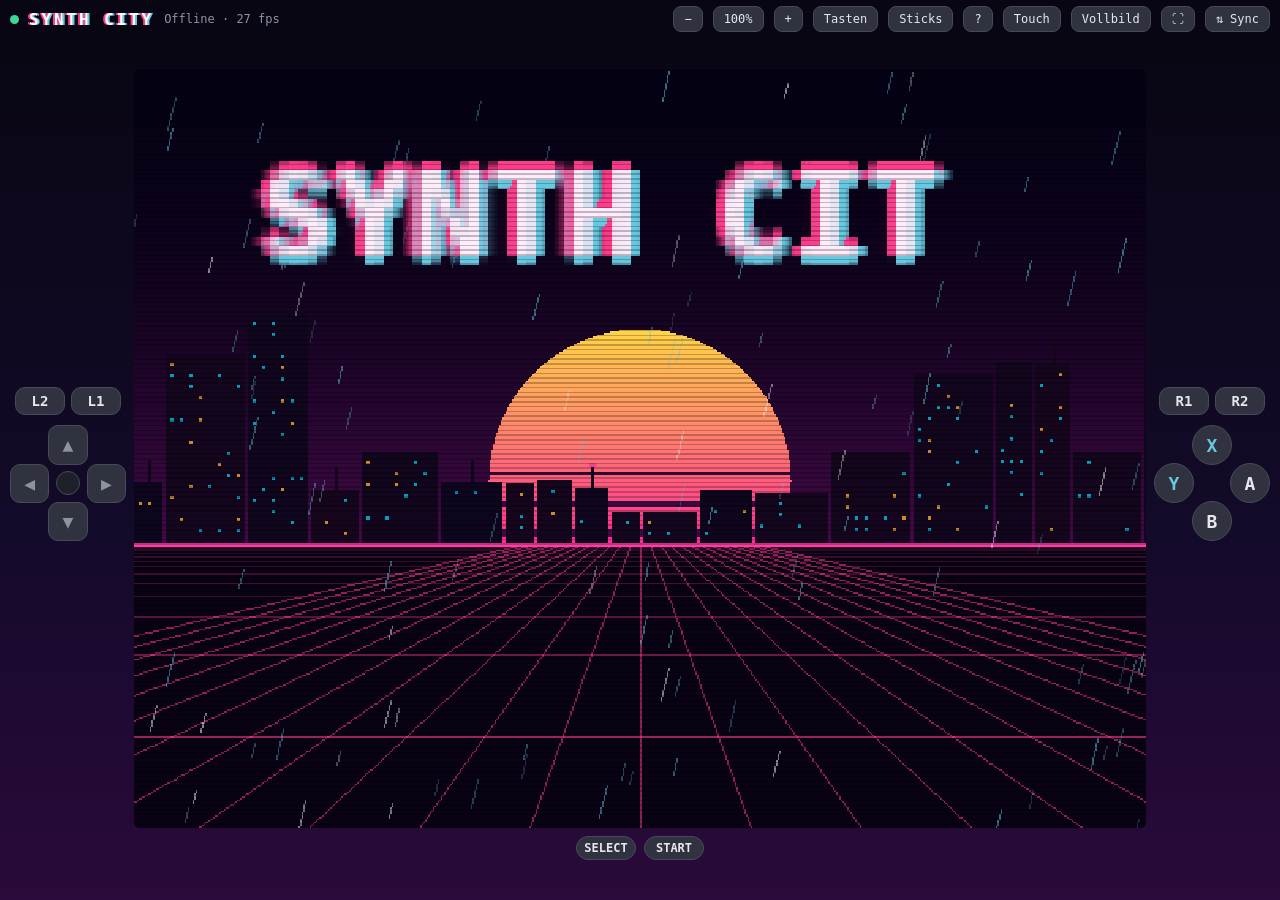
<file: ui-touch/index.html>
<!doctype html>
<html lang="de"><head><meta charset="utf-8">
<meta name="viewport" content="width=device-width,initial-scale=1,maximum-scale=1,user-scalable=no,viewport-fit=cover">
<meta name="apple-mobile-web-app-capable" content="yes"><meta name="mobile-web-app-capable" content="yes">
<meta name="theme-color" content="#080612"><meta name="apple-mobile-web-app-status-bar-style" content="black-translucent"><meta name="apple-mobile-web-app-title" content="SYNTH CITY">
<link rel="manifest" href="manifest.json"><link rel="apple-touch-icon" href="icon-180.png"><link rel="icon" href="icon-192.png">
<title>SYNTH CITY</title>
<style>
:root{--bg:#0e0f12;--panel:#1e2129;--panel2:#30333f;--line:#464b58;--text:#e4e8ee;--dim:#8c94a2;--acc:#ff3c8c;--cy:#68c8e0;--gr:#40d696;--b:clamp(44px,7vmin,64px)}
*{box-sizing:border-box;-webkit-user-select:none;user-select:none;-webkit-touch-callout:none;-webkit-tap-highlight-color:transparent}
html,body{margin:0;height:100%;background:linear-gradient(180deg,#080612,#140a2a 60%,#2a0a3a) fixed;color:var(--text);font:14px ui-monospace,Menlo,Consolas,monospace;overflow:hidden}
#app{height:100%;display:flex;flex-direction:column;padding:env(safe-area-inset-top) env(safe-area-inset-right) env(safe-area-inset-bottom) env(safe-area-inset-left)}
header{display:flex;align-items:center;gap:10px;padding:6px 10px;flex-wrap:wrap}
h1{font-size:16px;margin:0;letter-spacing:.18em;color:#fff;text-shadow:-2px 0 var(--acc),2px 0 var(--cy)}
#stat{color:var(--dim);font-size:12px}#dot{width:9px;height:9px;border-radius:50%;background:#555;display:inline-block}
header .sp{flex:1}a{color:var(--cy)}
.hb.on{background:var(--acc);border-color:var(--acc);color:#fff}
.hb{background:var(--panel2);color:var(--text);border:1px solid var(--line);border-radius:8px;font:inherit;font-size:12px;padding:5px 10px;cursor:pointer}
#stage{flex:1;min-height:0;display:grid;grid-template-columns:1fr;grid-template-rows:minmax(0,1fr) auto;gap:8px;padding:0 10px 10px}
#scr{min-height:0;min-width:0;overflow:hidden;display:flex;flex-direction:column;align-items:center;justify-content:center;gap:8px}
canvas{display:block;flex:none;width:320px;height:240px;image-rendering:pixelated;image-rendering:crisp-edges;background:#000;border-radius:6px;box-shadow:0 0 0 2px #000,0 0 26px #ff2e8840;outline:none}
#ctl{display:grid;grid-template-columns:1fr auto 1fr;align-items:center;gap:8px;touch-action:none}
.side{display:flex;flex-direction:column;align-items:center;gap:10px}
.shd{display:flex;gap:6px}
.btn{width:calc(var(--b)*1.25);height:calc(var(--b)*.72);display:flex;align-items:center;justify-content:center;background:var(--panel2);border:1px solid var(--line);border-radius:10px;font-weight:700;color:var(--text);touch-action:none;cursor:pointer;transition:background .05s}
.btn.on{background:var(--acc);border-color:var(--acc);color:#fff;box-shadow:0 0 16px var(--acc)}
.dpad{position:relative;width:calc(var(--b)*2.9);height:calc(var(--b)*2.9);touch-action:none}
.dpad i{position:absolute;width:calc(var(--b)*.98);height:calc(var(--b)*.98);background:var(--panel2);border:1px solid var(--line);border-radius:10px;display:flex;align-items:center;justify-content:center;color:var(--dim);font-style:normal;font-size:18px}
.dpad i.on{background:var(--acc);border-color:var(--acc);color:#fff;box-shadow:0 0 16px var(--acc)}
.dpad .u{left:calc(50% - var(--b)*.49);top:0}.dpad .d{left:calc(50% - var(--b)*.49);bottom:0}
.dpad .l{top:calc(50% - var(--b)*.49);left:0}.dpad .r{top:calc(50% - var(--b)*.49);right:0}
.dpad .c{left:calc(50% - var(--b)*.3);top:calc(50% - var(--b)*.3);width:calc(var(--b)*.6);height:calc(var(--b)*.6);border-radius:50%;background:var(--panel)}
.face{position:relative;width:calc(var(--b)*2.9);height:calc(var(--b)*2.9);touch-action:none}
.face .btn{position:absolute;width:var(--b);height:var(--b);border-radius:50%;font-size:18px}
.face .x{left:calc(50% - var(--b)/2);top:0}.face .b{left:calc(50% - var(--b)/2);bottom:0}
.face .y{top:calc(50% - var(--b)/2);left:0}.face .a{top:calc(50% - var(--b)/2);right:0}
.face .x,.face .y{color:var(--cy)}
.mid{display:flex;flex-direction:column;align-items:center;gap:8px}
.mid .row{display:flex;gap:8px}
.mid .btn{width:calc(var(--b)*1.5);height:calc(var(--b)*.6);font-size:12px;border-radius:20px}
.ms{display:none}
.stk{display:none;grid-template-columns:repeat(3,calc(var(--b)*.6));grid-template-rows:repeat(3,calc(var(--b)*.6));gap:3px;touch-action:none}
.stk .btn{width:auto;height:auto;font-size:11px;border-radius:8px}
body.sticks .stk{display:grid}
#help{position:fixed;inset:0;background:#080612ee;display:none;align-items:center;justify-content:center;z-index:9;padding:20px}
#help.show{display:flex}#help div{max-width:560px;background:var(--panel);border:1px solid var(--line);border-radius:14px;padding:18px 20px;line-height:1.9}
kbd{background:var(--panel2);border:1px solid var(--line);border-radius:5px;padding:1px 6px;color:var(--cy)}
/* Querformat (Handy quer, Tablet, PC-Fenster breit): Bild in der Mitte, Bedienung links und rechts */
@media (orientation:landscape) and (min-aspect-ratio:13/10){
 #stage{grid-template-columns:auto minmax(0,1fr) auto;grid-template-rows:minmax(0,1fr);align-items:center}
 #ctl{display:contents}
 .lside{grid-column:1;grid-row:1}.rside{grid-column:3;grid-row:1}
 #scr{grid-column:2;grid-row:1;height:100%;width:100%}
 .mid{flex-direction:row}
 /* Das Bild nimmt 4:3 der Hoehe, also 133,33vh Breite. Was uebrig bleibt, teilen sich die beiden
    Balken; daraus die Knopfgroesse (Steuerkreuz = 2,9 x --b), mindestens 40 px fuer den Finger. */
 :root{--b:clamp(40px,calc((100vw - 133.33vh - 36px)/5.8),72px)}
}
@media (max-height:420px){header{padding:2px 8px}h1{font-size:12px}#stat{font-size:10px}.hb{padding:2px 8px}}
#cvw{position:relative;flex:none;touch-action:none;overflow:hidden;border-radius:6px}
#cv{transform-origin:0 0}
#zl{min-width:46px;text-align:center}
#lost{position:absolute;inset:0;display:none;align-items:center;justify-content:center;text-align:center;background:rgba(8,4,18,.78);color:#fff;font-size:15px;line-height:1.6;z-index:5;backdrop-filter:grayscale(1)}#lost.on{display:flex}#lost b{color:#ff4fa3;font-size:18px}#lostT{color:var(--dim);font-size:12px}#lost button{margin-top:10px;padding:6px 16px;border-radius:6px;border:1px solid var(--cy);background:transparent;color:var(--cy);font:inherit}.spin{width:34px;height:34px;margin:0 auto 8px;border-radius:50%;border:3px solid rgba(255,255,255,.15);border-top-color:var(--cy);animation:spin 1s linear infinite}@keyframes spin{to{transform:rotate(360deg)}}.rip{position:absolute;width:44px;height:44px;margin:-22px 0 0 -22px;border-radius:50%;border:2px solid var(--cy);pointer-events:none;animation:rip .45s ease-out forwards}
.rip.hold{border-color:var(--acc);animation:none;opacity:.8}
@keyframes rip{from{transform:scale(.4);opacity:1}to{transform:scale(1.6);opacity:0}}
/* Bild-Vollbild: nur das Bild, so gross wie moeglich, schwebende Mini-Leiste */
body.full header,body.full #midL{display:none !important}
body.full #app{padding:env(safe-area-inset-top) env(safe-area-inset-right) env(safe-area-inset-bottom) env(safe-area-inset-left)}
body.full #stage{padding:0;gap:0;grid-template-columns:1fr !important;grid-template-rows:minmax(0,1fr) !important}
body.full #scr{grid-column:1 !important;grid-row:1 !important;width:100%;height:100%}
body.full #ctl{display:none !important}
/* Querformat-Vollbild: das Bild ist 4:3, der Schirm viel breiter - die Balken links und rechts, die dabei
   ohnehin frei bleiben, tragen die Bedienung. So ist der Schirm voll genutzt und die Finger liegen
   nicht auf dem Bild. "Tasten" (Knopf in der Leiste) blendet sie weg, dann ist nur das Bild da. */
@media (orientation:landscape) and (min-aspect-ratio:13/10){
 body.full:not(.nopad) #ctl{display:contents !important}
 body.full:not(.nopad) #stage{grid-template-columns:auto minmax(0,1fr) auto !important;grid-template-rows:minmax(0,1fr) !important;align-items:center}
 body.full:not(.nopad) #scr{grid-column:2 !important}
 body.full .side{gap:max(8px,2vh)}
 /* Mit sichtbarer Bedienung gehoert die Leiste nach unten in den Balken - oben wuerde sie die
    Ansichten-Reiter im Bild verdecken. Knoepfe etwas groesser, sie werden mit dem Daumen getroffen. */
 /* SELECT und START als volle Knoepfe in die Balken: linker und rechter Daumen, wie am Geraet.
    Die Leiste behaelt nur noch die Schalter und steht schmal gestapelt am Rand, damit sie
    nicht ins Bild ragt (der Balken ist nur halb so breit wie die Leiste in einer Zeile). */
 body.full:not(.nopad) .ms{display:flex;width:calc(var(--b)*2.3);height:calc(var(--b)*.72);font-size:12px;border-radius:20px}
 body.full:not(.nopad) #fbar{flex-direction:column;opacity:.8}
 body.full:not(.nopad) #fbar [data-b],body.full:not(.nopad) #fSide{display:none}
 body.full:not(.nopad) #fbar .btn{height:32px;font-size:11px;padding:0 10px}
}
body.full canvas,body.full #cvw{border-radius:0}body.full canvas{box-shadow:none}
#fbar{display:none;position:fixed;right:max(6px,env(safe-area-inset-right));top:max(6px,env(safe-area-inset-top));z-index:8;gap:6px;opacity:.55;touch-action:none}
body.full #fbar{display:flex}#fbar:hover,#fbar:active{opacity:1}
#fbar .btn{width:auto;height:30px;padding:0 10px;font-size:11px;border-radius:15px;background:#20183acc}
body.full.fleft #fbar{right:auto;left:max(6px,env(safe-area-inset-left))}
/* Die Leiste darf NIE ueber dem Bild liegen: oben rechts sitzen dort die Ansichten-Reiter, die waeren
   dann nicht antippbar. fit() legt sie in den freien Balken neben das Bild; ist dort kein Platz
   (4:3-Schirm), bleibt nur ein kleiner Griff, der sie auf Tap fuer ein paar Sekunden ausfaehrt. */
#fbar.mini .btn{display:none}
#fbar.mini{width:30px;height:30px;border-radius:15px;background:#20283acc;border:1px solid var(--line);
 align-items:center;justify-content:center;opacity:.5}
#fbar.mini::after{content:'···';color:var(--dim);font-size:15px;line-height:1}
/* ---- Touch-Oberflaeche: eigenes UI statt des gespiegelten 4:3-Bildes. Fuellt jede Aufloesung,
   die Flaechen sind so gross, wie der Schirm hergibt, und nichts ist an 640x480 gebunden. */
#tui{display:none;position:fixed;inset:0;z-index:6;background:var(--bg);
 padding:max(6px,env(safe-area-inset-top)) max(6px,env(safe-area-inset-right)) max(6px,env(safe-area-inset-bottom)) max(6px,env(safe-area-inset-left));
 grid-template-rows:auto minmax(0,1fr) auto;gap:6px;touch-action:manipulation;user-select:none}
body.tui #tui{display:grid}
body.tui #app{visibility:hidden}
#tTop,#tBot{display:flex;align-items:center;gap:6px;flex-wrap:wrap}
#tTop .tb,#tBot .tb{min-width:44px;min-height:44px;display:flex;align-items:center;justify-content:center;
 background:var(--panel);border:1px solid var(--line);border-radius:10px;color:var(--text);font:inherit;font-size:13px;padding:0 12px}
#tTop .tb:active,#tBot .tb:active{background:var(--panel2)}
#tModes{display:flex;gap:4px}
/* Mixer: 8 Spalten, Zeilen wie die MIX-Seite am Geraet (VOL PAN S.A S.B S.C CMP) */
#tMix{display:none;grid-row:2;grid-template-columns:repeat(8,1fr);gap:4px;min-height:0}
body.mix #tMix{display:grid}
body.mix #tMain{display:none}
.mxc{display:flex;flex-direction:column;gap:3px;min-width:0;min-height:0;background:var(--panel);border-radius:8px;padding:3px}
.mxc.sel{outline:1px solid var(--text)}
.mxh{font-size:11px;text-align:center;color:var(--dim);overflow:hidden;white-space:nowrap;min-height:22px;
 display:flex;align-items:center;justify-content:center;border-radius:5px;background:var(--panel2)}
.mxb{display:flex;gap:3px}
.mxb div{flex:1;min-height:26px;display:flex;align-items:center;justify-content:center;border-radius:5px;
 background:var(--off);color:var(--dim);font-size:11px}
.mxb div.on{background:var(--acc);color:var(--bg)}
.mxb div.so.on{background:var(--cy)}
.mxf{position:relative;flex:1;min-height:26px;border-radius:5px;background:var(--off);overflow:hidden;touch-action:none}
.mxf i{position:absolute;left:0;right:0;bottom:0;background:var(--acc);opacity:.55}
.mxf b{position:absolute;left:3px;top:2px;font-size:10px;font-weight:400;color:var(--dim)}
.mxf u{position:absolute;right:3px;top:2px;font-size:10px;text-decoration:none;color:var(--text)}
.mxf.sw{display:flex;align-items:center;justify-content:center}
@media (orientation:portrait){#tMix{grid-template-columns:repeat(4,1fr)}}
/* Song: eine Zeile je Song-Zeile, darin die acht Spuren als Zellen */
#tSong{display:none;grid-row:2;grid-template-rows:auto minmax(0,1fr);gap:6px;min-height:0}
body.song #tSong{display:grid}
body.song #tMain{display:none}
#tSgBar{display:flex;gap:6px;align-items:center;flex-wrap:wrap}
#tSgL{overflow-y:auto;overscroll-behavior:contain;display:flex;flex-direction:column;gap:4px}
.sgr{display:flex;gap:3px;align-items:stretch;background:var(--panel);border-radius:8px;padding:3px;border:1px solid var(--line)}
.sgr.now{border-color:var(--cy)}
.sgr>.nr{min-width:34px;display:flex;align-items:center;justify-content:center;font-size:12px;color:var(--dim);border-radius:5px;background:var(--panel2)}
.sgr>.cs{flex:1;display:grid;grid-template-columns:repeat(8,1fr);gap:3px;min-width:0}
.sgr .cl{min-height:40px;display:flex;align-items:center;justify-content:center;border-radius:5px;
 background:var(--off);font-size:11px;color:var(--text);overflow:hidden}
.sgr .cl.off{color:var(--dim);background:var(--bg)}
.sgr>.rp{display:flex;gap:2px;align-items:stretch}
.sgr>.rp div{min-width:30px;display:flex;align-items:center;justify-content:center;border-radius:5px;background:var(--off);font-size:12px}
.sgr>.rp div.v{min-width:34px;background:var(--panel2);color:var(--cy)}
.sgr>.del{min-width:34px;display:flex;align-items:center;justify-content:center;border-radius:5px;background:var(--off);color:var(--dim)}
@media (orientation:portrait){.sgr .cl{min-height:34px;font-size:10px}.sgr>.nr{min-width:26px}}
#tModes .tm{padding:0 10px}
#tModes .tm.on{background:var(--panel2);border-color:var(--text);color:var(--cy)}
#tPlay{font-size:20px;min-width:62px}
#tPlay.on{background:var(--gr);color:#06240f;border-color:var(--gr)}
#tPat{font-size:18px;font-weight:bold;color:var(--cy);min-width:62px;text-align:center}
#tBpm{color:var(--dim);font-size:13px}
#tMsg{color:var(--acc);font-size:12px;flex:1;text-align:right;overflow:hidden;white-space:nowrap}
#tMain{display:grid;grid-template-columns:minmax(96px,18%) minmax(0,1fr);gap:6px;min-height:0}
#tTracks{display:grid;grid-auto-rows:minmax(0,1fr);gap:4px;min-height:0;overflow-y:auto;overscroll-behavior:contain;scrollbar-width:none}
.ttr{display:flex;align-items:center;gap:4px;background:var(--panel);border:1px solid var(--line);
 border-left-width:5px;border-radius:9px;padding:0 6px;overflow:hidden;min-height:0}
.ttr.sel{background:var(--panel2);border-color:var(--text)}
.ttr .tn{flex:1;font-size:12px;overflow:hidden;white-space:nowrap;text-overflow:ellipsis}
.ttr .tm{width:30px;min-height:30px;display:flex;align-items:center;justify-content:center;border-radius:7px;
 background:var(--panel2);color:var(--dim);font-size:11px}
.ttr .tm.on{background:var(--acc);color:#fff}
.ttr.play .tn{color:var(--text)}
#tGrid{display:grid;grid-template-columns:repeat(4,minmax(0,1fr));grid-template-rows:repeat(4,minmax(0,1fr));gap:5px;min-height:0}
/* quer: 8x2 wie die Step-Leiste am Geraet (nutzt die Breite), hoch: 4x4 wie ein Pad-Raster */
@media (orientation:landscape) and (min-aspect-ratio:13/10){
 #tGrid{grid-template-columns:repeat(8,minmax(0,1fr));grid-template-rows:repeat(2,minmax(0,1fr))}
 #tTop .tb,#tBot .tb{min-height:38px}}
.tp{position:relative;touch-action:none;border-radius:10px;background:var(--panel);border:1px solid var(--line);min-height:0;
 display:flex;align-items:flex-end;justify-content:flex-start;padding:4px 6px;font-size:11px;color:var(--dim)}
.tp.on{background:var(--acc);border-color:transparent;color:#fff}
.tp.tl{background:var(--panel2);box-shadow:inset 0 0 0 2px var(--acc)}
.tp.now{outline:3px solid var(--text);outline-offset:-3px}
.tp.beat::after{content:'';position:absolute;top:5px;right:6px;width:5px;height:5px;border-radius:50%;background:var(--line)}
@media (orientation:portrait){#tMain{grid-template-columns:minmax(0,1fr);grid-template-rows:auto minmax(0,1fr)}
 #tTracks{grid-auto-rows:auto;grid-template-columns:repeat(4,1fr)}
 .ttr{min-height:42px;padding:0 4px}
 .ttr .tn{font-size:11px}.ttr .tnr{display:none}}   /* hochkant ist kein Platz fuer die Nummer: die Farbe sagt es */
#tBot:empty,#tBot.hide{display:none}
/* Klang schrauben: Gruppenleiste zum Wischen + Regler als breite Zeilen (waagerecht ziehen = Wert) */
#tSnd{display:none;grid-template-rows:auto minmax(0,1fr);gap:6px;min-height:0}
body.tui.snd #tSnd{display:grid}
body.tui.snd #tGrid{display:none}
#tGrps{display:flex;gap:6px;overflow-x:auto;overflow-y:hidden;padding-bottom:2px;scrollbar-width:none}
#tGrps::-webkit-scrollbar{display:none}
#tGrps .tg{flex:none;min-height:38px;display:flex;align-items:center;padding:0 14px;border-radius:10px;
 background:var(--panel);border:1px solid var(--line);color:var(--dim);font-size:12px;white-space:nowrap}
#tGrps .tg.on{background:var(--panel2);color:var(--text);border-color:var(--text)}
#tPar{display:grid;grid-auto-rows:minmax(52px,1fr);gap:5px;min-height:0;overflow-y:auto;overscroll-behavior:contain;
 -webkit-overflow-scrolling:touch;scrollbar-width:thin}
#tPar.many{grid-auto-rows:minmax(52px,auto)}   /* mehr Regler als Platz: feste Hoehe, dafuer scrollbar */
.tr{position:relative;display:flex;align-items:center;gap:8px;padding:0 12px;border-radius:10px;
 background:var(--panel);border:1px solid var(--line);overflow:hidden;touch-action:pan-y}
.tr .bar{position:absolute;left:0;top:0;bottom:0;background:var(--panel2);pointer-events:none}
.tr .nm{position:relative;flex:1;font-size:13px;color:var(--text)}
.tr .vl{position:relative;font-size:15px;color:var(--cy);font-weight:bold;min-width:68px;text-align:right}
.tr.lk .vl{color:var(--lock,#ffba40)}
.tr.act{border-color:var(--text)}
/* P-Lock: Pad lange druecken haelt den Step fest, danach sind alle Reglerwerte Locks (gelb) */
#tLock{display:none;align-items:center;gap:8px}
body.tui.hold #tLock{display:flex}
#tLock .tb{background:var(--lk,#2a2317);border-color:#ffba40;color:#ffba40}
.tp.hold{outline:3px solid #ffba40;outline-offset:-3px}
body.tui.hold .tr .vl{color:#ffba40}
/* Klaviatur: haengt ein Step im P-Lock, schreibt die Taste dessen Note - sonst hoert man nur vor */
#tKeys{display:none;grid-template-rows:auto minmax(0,1fr);gap:6px;min-height:0}
body.tui.keys #tKeys{display:grid}
body.tui.keys #tGrid,body.tui.keys #tSnd{display:none}
#tOct{display:flex;align-items:center;gap:8px}
#tKb{position:relative;min-height:0;touch-action:none;display:flex;gap:3px}
#tKb .wk{flex:1;position:relative;border-radius:0 0 8px 8px;background:#e8ecf2;border:1px solid #2a2d35;
 display:flex;align-items:flex-end;justify-content:center;padding-bottom:6px;color:#2a2d35;font-size:11px}
#tKb .wk.on{background:var(--cy);color:#06242c}
#tKb .wk.cur{box-shadow:inset 0 0 0 3px var(--acc)}
#tKb .bk{position:absolute;top:0;height:62%;border-radius:0 0 6px 6px;background:#1a1d24;border:1px solid #000;
 z-index:2;display:flex;align-items:flex-end;justify-content:center;padding-bottom:4px;color:#aeb6c2;font-size:10px}
#tKb .bk.on{background:var(--cy);color:#06242c}
#tKb .bk.cur{box-shadow:inset 0 0 0 3px var(--acc)}
/* Auswahl (ENGINE, Filtertyp, Bus-Effekt ...): auf 15 Engines mit dem Finger zu zielen geht nicht
   mit einem Schieber - antippen oeffnet eine Liste mit grossen Zeilen. */
.tr.sel .vl::after{content:' ›';color:var(--dim)}
/* Der Picker war das einzige Element ohne Safe-Area: im Querformat lagen Kopfzeile und ABBRECHEN
   auf dem iPhone unter der Notch und waren nicht zu treffen (gemeldet "obere Elemente nicht bedienbar"). */
#tPick{display:none;position:fixed;inset:0;z-index:9;background:#0e0f12ee;
 padding:max(10px,env(safe-area-inset-top)) max(10px,env(safe-area-inset-right)) max(10px,env(safe-area-inset-bottom)) max(10px,env(safe-area-inset-left));
 grid-template-rows:auto minmax(0,1fr);gap:10px}
#tPickH,#tShH{display:flex;align-items:center;gap:10px;min-height:44px}
/* Projekt-Blatt: gleicher Bau wie der Picker (Safe-Area, 44-px-Flaechen) */
#tSheet{display:none;position:fixed;inset:0;z-index:9;background:#0e0f12f2;
 padding:max(10px,env(safe-area-inset-top)) max(10px,env(safe-area-inset-right)) max(10px,env(safe-area-inset-bottom)) max(10px,env(safe-area-inset-left));
 grid-template-rows:auto minmax(0,1fr);gap:10px}
body.sheet #tSheet{display:grid}
#tSheet .tb{min-width:44px;min-height:44px;display:flex;align-items:center;justify-content:center;
 border-radius:10px;background:var(--panel);border:1px solid var(--off2);color:var(--text);padding:0 14px;font:inherit}
#tShT{font-size:15px;color:var(--cy)}
#tShB{overflow-y:auto;overscroll-behavior:contain;display:flex;flex-direction:column;gap:8px}
#tShB .row{display:flex;gap:8px;flex-wrap:wrap}
#tShB .big{flex:1;min-height:52px;display:flex;align-items:center;justify-content:center;border-radius:10px;
 background:var(--panel);border:1px solid var(--off2);color:var(--text);font-size:14px}
#tShB .big.go{background:var(--acc);border-color:var(--acc);color:var(--bg)}
#tShB .lbl{color:var(--dim);font-size:12px}
#tShB .pl{display:grid;grid-template-columns:repeat(auto-fill,minmax(180px,1fr));gap:6px}
#tShB .pl div{min-height:48px;display:flex;align-items:center;padding:0 12px;border-radius:9px;
 background:var(--panel);border:1px solid var(--line);overflow:hidden;white-space:nowrap;text-overflow:ellipsis}
#tShB .pl div.on{border-color:var(--text);color:var(--cy)}
#tPick .tb{min-width:44px;min-height:44px;display:flex;align-items:center;justify-content:center;
 border-radius:10px;background:var(--panel);border:1px solid var(--off2);color:var(--text);padding:0 14px;font:inherit}
body.pick #tPick{display:grid}
#tPickT{font-size:15px;color:var(--cy)}
#tPickL.wide{grid-template-columns:repeat(auto-fill,minmax(220px,1fr))}
#tPickL.wide .pk{justify-content:flex-start;font-size:13px;padding:0 12px;overflow:hidden;white-space:nowrap;text-overflow:ellipsis;display:block;line-height:52px}
#tPickL{display:grid;grid-template-columns:repeat(auto-fill,minmax(120px,1fr));grid-auto-rows:minmax(52px,auto);
 gap:8px;overflow-y:auto;overscroll-behavior:contain;align-content:start}
#tPickL .pk{display:flex;align-items:center;justify-content:center;border-radius:10px;background:var(--panel);
 border:1px solid var(--line);color:var(--text);font-size:14px;padding:0 8px;text-align:center}
#tPickL .pk.on{background:var(--panel2);border-color:var(--text);color:var(--cy)}
/* schmal (Handy hochkant): die Kopfzeile darf nicht umbrechen - Meldung weg, Schrift kleiner */
@media (max-width:560px){#tMsg{display:none}#tBpm{font-size:11px}#tTop .tb{padding:0 9px;font-size:12px}
 #tPat{font-size:16px;min-width:48px}#tPlay{min-width:52px}}
/* Solange kein Modell da ist, bleibt die Flaeche sonst einfach leer - dann weiss niemand, was los ist */
#tWait{display:none;position:absolute;inset:54px 6px 6px 6px;align-items:center;justify-content:center;
 text-align:center;color:var(--dim);font-size:14px;line-height:1.7;padding:16px}
body.tui.twait #tWait{display:flex}
body.tui.twait #tMain{visibility:hidden}
body.nopad #ctl{display:none}
body.nopad #stage{grid-template-columns:1fr !important}
body.nopad #scr{grid-column:1 !important}
</style></head><body><div id="app">
<header><span id="dot"></span><h1>SYNTH CITY</h1><span id="stat">…</span><span class="sp"></span>
<button class="hb" id="bAud" title="Ton im Browser">🔈 Ton</button><input id="vol" type="range" min="0" max="100" value="80" style="width:70px;display:none"><button class="hb" id="zo" title="Verkleinern (−)">−</button><button class="hb" id="zl" title="Zoom zurücksetzen (0)">100%</button><button class="hb" id="zi" title="Vergrößern (+)">+</button><button class="hb" id="bPad">Tasten</button><button class="hb" id="bSt">Sticks</button><button class="hb" id="bHelp">?</button><button class="hb" id="bTui" title="Touch-Oberfläche (für Finger ausgelegt)">Touch</button><button class="hb" id="bFull" title="Nur das Bild, so groß wie möglich (V)">Vollbild</button><button class="hb" id="bFs" title="Browser-Vollbild">⛶</button><a href="/" class="hb" style="text-decoration:none">Dateien</a></header>
<div id="fbar"><div class="btn" data-b="SELECT">SEL</div><div class="btn" data-b="START">START</div><div class="btn" id="fPad" title="Bedienung an den Seiten ein-/ausblenden">TASTEN</div><div class="btn" id="fSide" title="Leiste auf die andere Seite">⇆</div><div class="btn" id="fExit" title="Vollbild beenden (V)">✕</div></div>
<div id="stage">
 <div id="scr"><div id="cvw"><canvas id="cv" width="640" height="480" tabindex="0"></canvas><div id="lost"><div><div class="spin"></div><b>Verbindung verloren</b><br><span id="lostT">verbinde neu …</span><br><button id="lostR">Neu laden</button></div></div></div>
  <div class="mid" id="midL"><div class="row"><div class="btn" data-b="SELECT">SELECT</div><div class="btn" data-b="START">START</div></div></div></div>
 <div id="ctl">
  <div class="side lside"><div class="shd"><div class="btn" data-b="L2">L2</div><div class="btn" data-b="L1">L1</div></div>
   <div class="dpad" id="dpad"><i class="u">▲</i><i class="l">◀</i><i class="c"></i><i class="r">▶</i><i class="d">▼</i></div>
   <div class="stk"><span></span><div class="btn" data-b="LY" data-v="1">↑</div><span></span><div class="btn" data-b="LX" data-v="-1">←</div><span style="align-self:center;text-align:center;color:var(--dim)">L</span><div class="btn" data-b="LX" data-v="1">→</div><span></span><div class="btn" data-b="LY" data-v="-1">↓</div><span></span></div>
   <div class="btn ms" data-b="SELECT">SELECT</div></div>
  <div class="side rside"><div class="shd"><div class="btn" data-b="R1">R1</div><div class="btn" data-b="R2">R2</div></div>
   <div class="face"><div class="btn x" data-b="X">X</div><div class="btn y" data-b="Y">Y</div><div class="btn a" data-b="A">A</div><div class="btn b" data-b="B">B</div></div>
   <div class="stk"><span></span><div class="btn" data-b="RY" data-v="1">↑</div><span></span><div class="btn" data-b="RX" data-v="-1">←</div><span style="align-self:center;text-align:center;color:var(--dim)">R</span><div class="btn" data-b="RX" data-v="1">→</div><span></span><div class="btn" data-b="RY" data-v="-1">↓</div><span></span></div>
   <div class="btn ms" data-b="START">START</div></div>
 </div>
</div></div>
<div id="tui">
 <div id="tTop"><button class="tb" id="tPlay">▶</button><div class="tb" id="tPatD">‹</div><div id="tPat">A01</div><div class="tb" id="tPatU">›</div>
  <div id="tBpm">120 BPM</div><span id="tMsg"></span><span id="tLock"><span style="color:#ffba40;font-size:12px" id="tLockT">LOCK</span><button class="tb" id="tLockC">LOCKS WEG</button><button class="tb" id="tLockE">FERTIG</button></span><span id="tModes"><button class="tb tm" id="tM0">STEPS</button><button class="tb tm" id="tM1">SOUND</button><button class="tb tm" id="tM2">NOTEN</button><button class="tb tm" id="tM3">MIXER</button><button class="tb tm" id="tM4">SONG</button></span><button class="tb" id="tView" title="zum gespiegelten Geraetebild">BILD</button></div>
 <div id="tMain"><div id="tTracks"></div>
  <div id="tGrid"></div>
  <div id="tSnd"><div id="tGrps"></div><div id="tPar"></div></div>
  <div id="tKeys"><div id="tOct"><button class="tb" id="tOctD">− OKT</button><span id="tOctT" style="color:var(--cy);min-width:52px;text-align:center"></span><button class="tb" id="tOctU">+ OKT</button><span id="tNoteT" style="color:var(--dim);font-size:12px"></span></div><div id="tKb"></div></div></div>
 <div id="tMix"></div>
 <div id="tSong"><div id="tSgBar"><button class="tb" id="tSgOn">SONG AN</button><button class="tb" id="tSgAdd">+ ZEILE</button><span id="tSgI" style="color:var(--dim);font-size:12px"></span></div><div id="tSgL"></div></div>
 <div id="tWait">warte auf die Groovebox …</div>
 <div id="tPick"><div id="tPickH"><span id="tPickT"></span>
  <span style="flex:1"></span><button class="tb" id="tPickX">ABBRECHEN</button></div><div id="tPickL"></div></div>
 <div id="tBot"><div id="tPages" style="display:flex;gap:6px;flex-wrap:wrap"></div><span style="flex:1"></span><button class="tb" id="tPrj">MEHR</button></div>
 <div id="tSheet"><div id="tShH"><span id="tShT">PROJEKT &amp; SAMPLER</span><span style="flex:1"></span><button class="tb" id="tShX">ZU</button></div><div id="tShB"></div></div>
</div>
<div id="help"><div><b style="color:#fff">Tastatur</b><br>
<kbd>←↑→↓</kbd> Steuerkreuz &nbsp; <kbd>Z</kbd>/<kbd>Leertaste</kbd> A &nbsp; <kbd>X</kbd>/<kbd>⌫</kbd> B &nbsp; <kbd>S</kbd> X &nbsp; <kbd>A</kbd> Y<br>
<kbd>Q</kbd> L1 &nbsp; <kbd>W</kbd> R1 &nbsp; <kbd>1</kbd> L2 &nbsp; <kbd>2</kbd> R2 &nbsp; <kbd>Shift</kbd>/<kbd>Tab</kbd> SELECT &nbsp; <kbd>Enter</kbd> START (halten = FILL)<br>
<kbd>T F G H</kbd> linker Stick &nbsp; <kbd>I J K L</kbd> rechter Stick &nbsp; <kbd>V</kbd> Bild-Vollbild (nur das Bild, Leiste oben rechts: SEL, START, ⇆ Seite, ✕ beenden) &nbsp; <kbd>F11</kbd> Browser-Vollbild<br>
<b style="color:#fff">Zoom</b>: zwei Finger gleichzeitig aufs Bild = vergrößern/verschieben, Knöpfe − 100% + oben, am PC Strg+Mausrad (Mausrad verschiebt), Tasten <kbd>+</kbd> <kbd>−</kbd> <kbd>0</kbd>.<br><b style="color:#fff">Touch aufs Bild</b>: Spur, Seite, Reiter, Kachel oder Step antippen. Auf einer Kachel ziehen (hoch/rechts = mehr) ändert den Wert. Step antippen = Trig an/aus, Step halten + mit zweitem Finger Kachel ziehen = P-Lock. Kachel nochmal antippen = Auswahlliste (Sample, LFO-Ziel, Engine). „Tasten“ blendet das Gamepad aus.<br><b style="color:#fff">Touch-Tasten</b>: mehrere Finger gleichzeitig, Wischen über das Steuerkreuz geht auch.<br>
<b style="color:#fff">Gamepad</b>: am PC/Handy angeschlossenes Gamepad wird automatisch erkannt.<br>
<span style="color:var(--dim)">Tippen zum Schließen</span></div></div>
<canvas id="gbsdl" width="1" height="1" style="display:none"></canvas>
<script src="local.js"></script>
<script src="sync.js"></script>
<script>
'use strict';
const $=id=>document.getElementById(id),cv=$('cv'),cx=cv.getContext('2d',{alpha:false});
let W=640,H=480,img=cx.createImageData(W,H),px=new Uint32Array(img.data.buffer),seq=0,dirty=false,frames=0,bytes=0,lat=0,mode='',last=performance.now();
const lut=new Uint32Array(65536);
for(let v=0;v<65536;v++){const r=(v>>11)&31,g=(v>>5)&63,b=v&31;lut[v]=0xff000000|(((b<<3)|(b>>2))<<16)|(((g<<2)|(g>>4))<<8)|((r<<3)|(r>>2));}
function decode(buf){
 const dv=new DataView(buf);seq=dv.getUint32(0,true);const w=dv.getUint16(4,true),h=dv.getUint16(6,true);
 if(w!==W||h!==H){W=w;H=h;cv.width=w;cv.height=h;img=cx.createImageData(w,h);px=new Uint32Array(img.data.buffer);}
 const t=new Uint16Array(buf,12,(buf.byteLength-12)>>1),n=w*h;let i=0,k=0;
 while(k<t.length&&i<n){const v=t[k++],c=v&0x3fff,m=v>>14;
  if(m===0)i+=c;else if(m===1){px.fill(lut[t[k++]],i,i+c);i+=c;}else for(let j=0;j<c;j++)px[i++]=lut[t[k++]];}
 dirty=true;frames++;bytes+=buf.byteLength;
}
function draw(){if(dirty){cx.putImageData(img,0,0);dirty=false;}pollPad();requestAnimationFrame(draw);}
requestAnimationFrame(draw);
// Bild immer ganz sichtbar und so gross wie moeglich (4:3), SELECT/START darunter
function fit(){const sc=$('scr'),r=sc.getBoundingClientRect(),mh=$('midL').offsetHeight+10;let w=r.width,h=r.height-mh;
 if(w<=0||h<=0)return;if(w/h>4/3)w=h*4/3;else h=w*3/4;w=Math.floor(w);h=Math.floor(h);cv.style.width=w+'px';cv.style.height=h+'px';$('cvw').style.width=w+'px';$('cvw').style.height=h+'px';fw=w;fh=h;applyZoom();placeBar(w);}
// Die Leiste neben das Bild legen (freier Balken), sonst auf den Griff einklappen
function placeBar(w){const fb=$('fbar');if(!fb)return;
 if(!document.body.classList.contains('full')||!document.body.classList.contains('nopad')){
  fb.classList.remove('mini');fb.style.top='';fb.style.transform='';return;}
 const gap=Math.floor((innerWidth-w)/2);
 if(gap>=96){fb.classList.remove('mini');fb.style.top='50%';fb.style.transform='translateY(-50%)';}
 else{fb.style.top='';fb.style.transform='';if(!fb.dataset.open)fb.classList.add('mini');}}
$('fbar').addEventListener('pointerdown',e=>{const fb=$('fbar');if(!fb.classList.contains('mini'))return;
 e.stopPropagation();e.preventDefault();fb.classList.remove('mini');fb.dataset.open='1';
 clearTimeout(fb._t);fb._t=setTimeout(()=>{delete fb.dataset.open;placeBar(fw);},5000);},true);
addEventListener('resize',fit);if(window.ResizeObserver)new ResizeObserver(fit).observe($('scr'));setTimeout(fit,0);
// ---- Touch-Oberflaeche: eigenes UI aus dem Modell der Groovebox (keine 4:3-Bindung, grosse Flaechen)
let tuiOn=false,tm=null,tPads=[],tTrks=[],tLastKey='';
function tuiSet(on){tuiOn=on;document.body.classList.toggle('tui',on);try{localStorage.tui=on?1:'';}catch(e){}
 if(on){document.body.classList.toggle('twait',!tm);tSend('M');tuiPoll();
  clearTimeout(tuiSet._t);tuiSet._t=setTimeout(()=>{if(tuiOn&&!tm)
   $('tWait').innerHTML='Die Groovebox meldet kein Modell.<br>Beim Gerät: es braucht die neue Version (nightly).<br>In der App: Seite neu laden.<br><br>Mit <b>BILD</b> geht es zur gewohnten Ansicht.';},3000);}
 else setTimeout(fit,30);}
function tuiPoll(){if(!tuiOn)return;
 if(window.GB_LOCAL&&GB_LOCAL.model){const j=GB_LOCAL.model();if(j)tuiModel(j);}else tSend('M');
 setTimeout(tuiPoll,window.GB_LOCAL?90:1500);}
function tAct(k,a,b){tSend('k '+k+' '+(a|0)+' '+(b|0));}
function tuiModel(j){let m;try{m=typeof j==='string'?JSON.parse(j):j;}catch(e){return;}tm=m;window.tm=m;/* Tests lesen den Zustand hier */
 document.body.classList.remove('twait');tuiRender(m);}
function tuiRender(m){
 const play=$('tPlay');play.textContent=m.play?'■':'▶';play.classList.toggle('on',!!m.play);
 $('tPat').textContent=m.pat;
 if(m.prj)$('tPrj').textContent=(m.prj.d?'● ':'')+'MEHR';$('tBpm').textContent=m.bpm+' BPM'+(m.song?' · SONG':'');
 $('tMsg').textContent=m.msg||'';
 document.body.classList.toggle('hold',m.hold>=0);
 if(document.body.classList.contains('keys')){tKbMark(m.note);
  $('tNoteT').textContent=(m.hold>=0?'Step '+(m.hold+1)+': ':'')+tNoteName(m.note)+(m.drum?' · Drum-Engine: Tonhöhe wirkt kaum':'');}
 if(m.hold>=0)$('tLockT').textContent='LOCK STEP '+(m.hold+1);
 if(document.body.classList.contains('mix'))tMixPaint();
 if(document.body.classList.contains('song'))tSongPaint();
 // Spuren: nur neu aufbauen, wenn sich die Struktur aendert (sonst flackert es und der Finger verliert das Ziel)
 const key=m.tracks.map(t=>t.n).join(',')+'|'+m.len;
 const tr=$('tTracks');
 if(key!==tLastKey){tLastKey=key;tr.innerHTML='';tTrks=[];
  m.tracks.forEach((t,i)=>{const d=document.createElement('div');d.className='ttr';
   d.innerHTML='<span class="tnr" style="color:var(--dim);font-size:11px"></span><span class="tn"></span><span class="tm">M</span>';
   d.addEventListener('pointerdown',e=>{e.preventDefault();
    if(e.target.classList.contains('tm'))tAct(3,i,0);else tAct(2,i,0);},{passive:false});
   tr.appendChild(d);tTrks.push(d);});}
 m.tracks.forEach((t,i)=>{const d=tTrks[i];if(!d)return;
  d.style.borderLeftColor=t.c;d.classList.toggle('sel',i===m.track);
  d.querySelector('.tnr').textContent=(i+1);d.querySelector('.tn').textContent=t.n;
  d.querySelector('.tm').classList.toggle('on',!!t.m);});
 // Pads: 16 je Seite
 const base=m.page*16,n=Math.min(16,m.len-base),g=$('tGrid');
 if(tPads.length!==16){g.innerHTML='';tPads=[];
  for(let i=0;i<16;i++){const d=document.createElement('div');d.className='tp';
   // kurz = Trig an/aus, lange halten = P-Lock fuer diesen Step (wie A halten am Geraet)
   // Ein Pad muss sofort reagieren, darum wird beim Druecken getoggelt. Wird daraus ein langes
   // Halten, nimmt der zweite Toggle das zurueck und der Step haengt im P-Lock (wie A halten am Geraet).
   let ht=null;
   d.addEventListener('pointerdown',e=>{e.preventDefault();const s=(tm?tm.page:0)*16+i;
    if(!tm||s>=tm.len||document.body.classList.contains('hold'))return;
    d.classList.toggle('on');tAct(1,s,0);
    ht=setTimeout(()=>{ht=null;tAct(1,s,0);tAct(12,s,1);
     // nur aus der Pad-Ansicht zu den Reglern springen - wer von der Klaviatur kommt, will dort bleiben
     if(!document.body.classList.contains('snd')&&!document.body.classList.contains('keys'))tSetMode(1);
     if(navigator.vibrate)navigator.vibrate(12);},350);},{passive:false});
   const up=()=>{if(ht){clearTimeout(ht);ht=null;}};
   d.addEventListener('pointerup',up);d.addEventListener('pointercancel',up);
   g.appendChild(d);tPads.push(d);}}
 for(let i=0;i<16;i++){const d=tPads[i],s=base+i,st=s<m.len?m.steps[s]:-1;
  d.style.display=s<m.len?'':'none';
  d.className='tp'+(st===1?' on':'')+(st===2?' tl':'')+(s===m.now?' now':'')+(i%4===0?' beat':'')+(s===m.hold?' hold':'');
  d.style.background=st===1?m.tracks[m.track].c:'';
  d.textContent=s+1;}
 // Klang: Gruppenleiste und Regler
 if(m.grps){
  const gb=$('tGrps');
  if(gb.childElementCount!==m.grps.length||gb.dataset.v!=m.view){gb.dataset.v=m.view;gb.innerHTML='';
   m.grps.forEach((g,i)=>{const d=document.createElement('div');d.className='tg';d.textContent=g;
    d.addEventListener('pointerdown',e=>{e.preventDefault();tAct(10,i,0);},{passive:false});gb.appendChild(d);});}
  [...gb.children].forEach((d,i)=>{const on=i===m.grp;d.classList.toggle('on',on);
   if(on&&!gb.dataset.scr){gb.dataset.scr=1;d.scrollIntoView({block:'nearest',inline:'center'});setTimeout(()=>delete gb.dataset.scr,400);}});
  const pr=$('tPar'),ps=m.params||[];
  pr.classList.toggle('many',ps.length*57>pr.clientHeight);
  if(pr.childElementCount!==ps.length){pr.innerHTML='';
   ps.forEach((p,i)=>{const d=document.createElement('div');d.className='tr';
    d.innerHTML='<div class="bar"></div><span class="nm"></span><span class="vl"></span>';
    tParDrag(d,i);pr.appendChild(d);});}
  ps.forEach((p,i)=>{const d=pr.children[i];if(!d||d.dataset.drag)return;
   d.querySelector('.nm').textContent=p.n;d.querySelector('.vl').textContent=p.t;
   d.querySelector('.bar').style.width=Math.round(100*p.v/(p.mx||1))+'%';
   const pick=!!(p.opts||p.slots||p.list);
   d.classList.toggle('lk',!!p.lk);d.classList.toggle('sel',pick);
   if(pick)d.querySelector('.bar').style.width='0';});
 }
 // Seiten
 const pb=$('tPages');
 $('tBot').classList.toggle('hide',m.pages<2);
 if(pb.childElementCount!==m.pages){pb.innerHTML='';
  for(let p=0;p<m.pages;p++){const b=document.createElement('div');b.className='tb';b.textContent='P'+(p+1);
   b.addEventListener('pointerdown',e=>{e.preventDefault();tAct(6,p,0);},{passive:false});pb.appendChild(b);}}
 [...pb.children].forEach((b,p)=>b.style.borderColor=p===m.page?'var(--text)':'var(--line)');
}
// Regler ziehen: waagerecht = Wert. Die volle Breite deckt den ganzen Bereich ab; waehrend des Ziehens
// zeigt die Zeile den eigenen Wert (sonst wuerde das nachziehende Modell darunter springen).
// Auswahl: opts = Werte 0..max der Reihe nach, slots = ausdrueckliche Paare (Sample-Plaetze)
function tPickOpen(i){const p=tm.params[i];document.body.classList.add('pick');
 $('tPickT').textContent=p.n;const l=$('tPickL');l.innerHTML='';
 const shared=p.list&&tm.lists?tm.lists[p.list]:null;   // lange Listen stehen einmal je Modell
 const list=shared?shared:(p.slots?p.slots:(p.opts||[]).map((o,v)=>({v,n:o})));
 l.classList.toggle('wide',!!(p.slots||shared));   // Sample- und Zielnamen brauchen Platz
 list.forEach(o=>{const b=document.createElement('div');b.className='pk'+(o.v===p.v?' on':'');b.textContent=o.n;b.dataset.v=o.v;
  b.addEventListener('pointerdown',e=>{e.preventDefault();tAct(11,i,o.v);tPickClose();},{passive:false});
  l.appendChild(b);});
 const on=l.querySelector('.pk.on');if(on)setTimeout(()=>on.scrollIntoView({block:'nearest'}),0);}
function tPickClose(){document.body.classList.remove('pick');}
$('tPickX').addEventListener('pointerdown',e=>{e.preventDefault();tPickClose();},{passive:false});
// daneben tippen schliesst auch - ohne das blieb der Picker offen und deckte die ganze Kopfzeile zu
$('tPick').addEventListener('pointerdown',e=>{if(e.target===$('tPick')||e.target===$('tPickL')){e.preventDefault();tPickClose();}},{passive:false});
addEventListener('keydown',e=>{if(e.key!=='Escape')return;if(document.body.classList.contains('pick'))tPickClose();else if(document.body.classList.contains('sheet'))tSheetClose();});
function tParDrag(d,i){
 let id=null,x0=0,v0=0,mx=127,cur=0;
 d.addEventListener('pointerdown',e=>{if(!tm||!tm.params||!tm.params[i])return;e.preventDefault();
  if(tm.params[i].opts||tm.params[i].slots){tPickOpen(i);return;}   // Auswahlregler: Liste statt Schieber
  id=e.pointerId;x0=e.clientX;v0=cur=tm.params[i].v;mx=tm.params[i].mx||1;d.dataset.drag='1';d.classList.add('act');
  try{d.setPointerCapture(id);}catch(err){}},{passive:false});
 d.addEventListener('pointermove',e=>{if(id===null||e.pointerId!==id)return;e.preventDefault();
  const w=d.getBoundingClientRect().width||1;
  let v=Math.round(v0+(e.clientX-x0)/w*mx);v=Math.max(0,Math.min(mx,v));
  if(v!==cur){cur=v;tAct(11,i,v);
   d.querySelector('.bar').style.width=Math.round(100*v/mx)+'%';d.querySelector('.vl').textContent=v;}},{passive:false});
 const end=e=>{if(id===null||(e&&e.pointerId!==id))return;id=null;delete d.dataset.drag;d.classList.remove('act');};
 d.addEventListener('pointerup',end);d.addEventListener('pointercancel',end);
}
$('tLockE').addEventListener('pointerdown',e=>{e.preventDefault();tAct(12,0,0);},{passive:false});
$('tLockC').addEventListener('pointerdown',e=>{e.preventDefault();tAct(13,0,0);},{passive:false});
// Drei Ansichten, drei Knoepfe: STEPS, SOUND, NOTEN. Vorher war das EIN Knopf im Kreis, der das
// Ziel statt des Zustands zeigte - zu den Steps zurueck brauchte je nach Lage ein oder zwei Treffer
// (gemeldet "die Sequencer-Seite kann ich nicht zuverlaessig abrufen"). Jetzt: ein Tipp, immer.
const TMODES=['','snd','keys','mix','song'];
function tModeNow(){const c=document.body.classList;return c.contains('song')?4:(c.contains('mix')?3:(c.contains('keys')?2:(c.contains('snd')?1:0)));}
function tSetMode(m){const b=document.body;TMODES.forEach(c=>c&&b.classList.remove(c));
 if(TMODES[m])b.classList.add(TMODES[m]);
 for(let k=0;k<TMODES.length;k++){const e=$('tM'+k);if(e)e.classList.toggle('on',k===m);}
 if(TMODES[m]==='snd'&&tm&&tm.view===0)tAct(9,1,0);
 if(TMODES[m]==='keys')tKbBuild();
 if(TMODES[m]==='mix')tMixBuild();
 if(TMODES[m]==='song')tSongBuild();
 try{localStorage.tmode=m;}catch(e){}}
for(let k=0;k<TMODES.length;k++)$('tM'+k).addEventListener('pointerdown',e=>{e.preventDefault();tSetMode(k);},{passive:false});
try{const m=+(localStorage.tmode||0);setTimeout(()=>tSetMode(m||0),300);}catch(e){setTimeout(()=>tSetMode(0),300);}

// ---- Song: die Clip-Matrix. Eine Zeile je Song-Zeile, darin die acht Spuren;
// eine Zelle antippen waehlt ihr Pattern (nur belegte), die Zeilennummer spielt ab hier.
let tSgKey='';
function tSgPatName(v){const p=tm.sng.pats.find(x=>x.v===v);return p?p.n:'---';}
function tSongBuild(){const L=$('tSgL');if(!tm||!tm.sng)return;const S=tm.sng;
 L.innerHTML='';
 S.rows.forEach((r,i)=>{const d=document.createElement('div');d.className='sgr';d.dataset.i=i;
  const nr=document.createElement('div');nr.className='nr';nr.textContent=(i+1);
  nr.addEventListener('pointerdown',e=>{e.preventDefault();tAct(17,1,i);},{passive:false});d.appendChild(nr);
  const cs=document.createElement('div');cs.className='cs';
  for(let t=0;t<8;t++){const c=document.createElement('div');c.className='cl';c.dataset.t=t;
   c.addEventListener('pointerdown',e=>{e.preventDefault();tSgPick(i,t);},{passive:false});cs.appendChild(c);}
  d.appendChild(cs);
  const rp=document.createElement('div');rp.className='rp';
  const m=document.createElement('div');m.textContent='−';m.addEventListener('pointerdown',e=>{e.preventDefault();tAct(17,5,i);},{passive:false});
  const v=document.createElement('div');v.className='v';
  const p=document.createElement('div');p.textContent='+';p.addEventListener('pointerdown',e=>{e.preventDefault();tAct(17,4,i);},{passive:false});
  rp.appendChild(m);rp.appendChild(v);rp.appendChild(p);d.appendChild(rp);
  const x=document.createElement('div');x.className='del';x.textContent='✕';
  x.addEventListener('pointerdown',e=>{e.preventDefault();tAct(17,3,i);},{passive:false});d.appendChild(x);
  L.appendChild(d);});
 if(!S.rows.length){const e=document.createElement('div');e.className='lbl';e.style.color='var(--dim)';
  e.textContent='Noch keine Zeilen – "+ ZEILE" legt die erste an.';L.appendChild(e);}
 tSongPaint();}
function tSongPaint(){if(!tm||!tm.sng)return;const S=tm.sng,L=$('tSgL');
 const key=S.len+'|'+S.pats.map(p=>p.v).join(',');
 if(key!==tSgKey){tSgKey=key;tSongBuild();return;}
 $('tSgOn').textContent=S.on?'SONG AUS':'SONG AN';$('tSgOn').classList.toggle('on',!!S.on);
 $('tSgI').textContent=S.len?(S.len+' Zeilen'+(S.pos>=0?'  ·  spielt '+(S.pos+1):'')):'';
 [...L.children].forEach((d,i)=>{const r=S.rows[i];if(!r)return;
  d.classList.toggle('now',i===S.pos);
  const cl=d.querySelectorAll('.cl');
  for(let t=0;t<cl.length;t++){const v=r.p[t],nm=tSgPatName(v);
   cl[t].textContent=nm;cl[t].classList.toggle('off',nm==='---');}
  d.querySelector('.rp .v').textContent='x'+r.r;});}
// Zelle: Pattern waehlen (nur belegte, plus "schweigt")
function tSgPick(row,trk){const S=tm.sng;document.body.classList.add('pick');
 $('tPickT').textContent='ZEILE '+(row+1)+' · SPUR '+(trk+1);
 const l=$('tPickL');l.innerHTML='';l.classList.remove('wide');
 S.pats.forEach(o=>{const b=document.createElement('div');b.className='pk'+(o.v===S.rows[row].p[trk]?' on':'');
  b.textContent=o.n;b.dataset.v=o.v;
  b.addEventListener('pointerdown',e=>{e.preventDefault();tAct(18,row*16+trk,o.v);tPickClose();},{passive:false});
  l.appendChild(b);});}
$('tSgOn').addEventListener('pointerdown',e=>{e.preventDefault();tAct(17,0,0);},{passive:false});
$('tSgAdd').addEventListener('pointerdown',e=>{e.preventDefault();tAct(17,2,tm&&tm.sng?tm.sng.len-1:0);},{passive:false});

// ---- Projekt-Blatt: speichern, laden, neu. Namen tippt man am Geraet oder im Browser;
// hier gibt es "neu" mit freiem Namen - der Weg ueber eine Bildschirmtastatur waere auf dem Handy laenger.
function tSheetOpen(){document.body.classList.add('sheet');tSheetFill();}
function tSheetClose(){document.body.classList.remove('sheet');}
function tSheetFill(){const b=$('tShB');if(!tm||!tm.prj)return;const p=tm.prj;
 b.innerHTML='';
 const info=document.createElement('div');info.className='lbl';
 info.textContent='Offen: '+p.n+(p.d?'  ·  ungespeicherte Änderungen':'  ·  gespeichert');b.appendChild(info);
 const row=document.createElement('div');row.className='row';
 const sv=document.createElement('div');sv.className='big'+(p.d?' go':'');sv.textContent='PROJEKT SPEICHERN';
 sv.addEventListener('pointerdown',e=>{e.preventDefault();tAct(16,0,0);setTimeout(tSheetFill,600);},{passive:false});
 const nw=document.createElement('div');nw.className='big';nw.textContent='NEUES PROJEKT';
 nw.addEventListener('pointerdown',e=>{e.preventDefault();tAct(16,2,0);setTimeout(()=>{tSheetFill();tSheetClose();},700);},{passive:false});
 row.appendChild(sv);row.appendChild(nw);b.appendChild(row);
 const lb=document.createElement('div');lb.className='lbl';lb.textContent='Laden ('+(p.l?p.l.length:0)+')';b.appendChild(lb);
 const pl=document.createElement('div');pl.className='pl';
 (p.l||[]).forEach((nm,i)=>{const d=document.createElement('div');d.textContent=nm;if(nm===p.n)d.className='on';
  d.dataset.i=i;
  d.addEventListener('pointerdown',e=>{e.preventDefault();tAct(16,1,i);setTimeout(()=>{tSheetFill();tSheetClose();},900);},{passive:false});
  pl.appendChild(d);});
 b.appendChild(pl);
 // --- Sampler: Quelle, Aufnahme, Hoeren, Speichern. Trimmen und Chops bleiben am Geraet.
 const sl=document.createElement('div');sl.className='lbl';sl.style.marginTop='6px';
 const S=tm.smp||{};
 sl.textContent='Sampler · Quelle '+(S.srcn||'?')+(S.rec?'  ·  NIMMT AUF':(S.sec?'  ·  '+(S.sec/10).toFixed(1)+' s aufgenommen':'  ·  nichts aufgenommen'));
 b.appendChild(sl);
 const sr=document.createElement('div');sr.className='row';
 const mk=(t,cls,fn)=>{const d=document.createElement('div');d.className='big'+(cls?' '+cls:'');d.textContent=t;
  d.addEventListener('pointerdown',e=>{e.preventDefault();fn();setTimeout(tSheetFill,500);},{passive:false});return d;};
 sr.appendChild(mk('QUELLE',''  ,()=>tSmpSrc()));
 sr.appendChild(mk(S.rec?'STOPP':'AUFNAHME',S.rec?'go':'',()=>tAct(19,0,0)));
 sr.appendChild(mk('HÖREN','',()=>tAct(19,1,0)));
 sr.appendChild(mk('SAMPLE SICHERN','',()=>tAct(19,2,0)));
 b.appendChild(sr);}
// Quelle waehlen: USB, Master, die acht Spuren
function tSmpSrc(){document.body.classList.add('pick');
 $('tPickT').textContent='SAMPLER-QUELLE';
 const l=$('tPickL');l.innerHTML='';l.classList.add('wide');
 const n=['USB PC/HANDY','MASTER'];for(let t=0;t<8;t++)n.push('SPUR '+(t+1)+(tm.tracks[t]?' '+tm.tracks[t].n:''));
 n.forEach((nm,v)=>{const d=document.createElement('div');d.className='pk'+(v===(tm.smp?tm.smp.src:0)?' on':'');
  d.textContent=nm;d.dataset.v=v;
  d.addEventListener('pointerdown',e=>{e.preventDefault();tAct(19,3,v);tPickClose();setTimeout(tSheetFill,400);},{passive:false});
  l.appendChild(d);});}
$('tPrj').addEventListener('pointerdown',e=>{e.preventDefault();tSheetOpen();},{passive:false});
$('tShX').addEventListener('pointerdown',e=>{e.preventDefault();tSheetClose();},{passive:false});
$('tSheet').addEventListener('pointerdown',e=>{if(e.target===$('tSheet')||e.target===$('tShB')){e.preventDefault();tSheetClose();}},{passive:false});

// ---- Mixer: acht Spuren nebeneinander, Zeilen wie die MIX-Seite am Geraet
const MIXN=['VOL','PAN','S.A','S.B','S.C','CMP'];
function tMixBuild(){const m=$('tMix');if(!tm||!tm.tracks)return;m.innerHTML='';
 tm.tracks.forEach((t,i)=>{const c=document.createElement('div');c.className='mxc';c.dataset.t=i;
  const h=document.createElement('div');h.className='mxh';h.textContent='T'+(i+1)+' '+t.n;
  h.addEventListener('pointerdown',e=>{e.preventDefault();tAct(2,i,0);},{passive:false});c.appendChild(h);
  const b=document.createElement('div');b.className='mxb';
  ['M','S'].forEach((lb,k)=>{const d=document.createElement('div');d.textContent=lb;if(k)d.className='so';
   d.addEventListener('pointerdown',e=>{e.preventDefault();tAct(k?7:3,i,0);},{passive:false});b.appendChild(d);});
  c.appendChild(b);
  for(let r=0;r<MIXN.length;r++){const f=document.createElement('div');f.className='mxf'+(r===5?' sw':'');
   f.innerHTML='<i></i><b>'+MIXN[r]+'</b><u></u>';tMixDrag(f,i,r);c.appendChild(f);}
  m.appendChild(c);});
 tMixPaint();}
function tMixPaint(){if(!tm||!tm.tracks)return;const m=$('tMix');
 if(m.childElementCount!==tm.tracks.length){tMixBuild();return;}
 [...m.children].forEach((c,i)=>{const t=tm.tracks[i];if(!t||!t.mix)return;
  c.classList.toggle('sel',i===tm.track);
  const bs=c.querySelector('.mxb').children;bs[0].classList.toggle('on',!!t.m);bs[1].classList.toggle('on',!!t.s);
  const fs=c.querySelectorAll('.mxf');
  for(let r=0;r<fs.length;r++){const v=t.mix[r],f=fs[r];if(f.dataset.drag)continue;
   if(r===5){f.querySelector('i').style.height='0';f.querySelector('u').textContent=v?'AN':'-';
    f.style.background=v?'var(--panel2)':'var(--off)';continue;}
   f.querySelector('i').style.height=Math.round(v/127*100)+'%';f.querySelector('u').textContent=v;}});}
// senkrecht ziehen = Wert (volle Hoehe = ganzer Bereich), CMP ist ein Schalter
function tMixDrag(f,t,r){let id=null,y0=0,v0=0,cur=0;
 f.addEventListener('pointerdown',e=>{e.preventDefault();
  if(r===5){const t2=tm.tracks[t];tAct(15,t*16+r,t2.mix[r]?0:1);return;}
  id=e.pointerId;y0=e.clientY;v0=cur=tm.tracks[t].mix[r];f.setPointerCapture(id);f.dataset.drag='1';},{passive:false});
 f.addEventListener('pointermove',e=>{if(id===null||e.pointerId!==id)return;e.preventDefault();
  const h=f.getBoundingClientRect().height||1;
  let v=Math.max(0,Math.min(127,Math.round(v0+(y0-e.clientY)/h*127)));
  if(v!==cur){cur=v;f.querySelector('i').style.height=Math.round(v/127*100)+'%';f.querySelector('u').textContent=v;tAct(15,t*16+r,v);}},{passive:false});
 const end=e=>{if(id===null||(e&&e.pointerId!==id))return;id=null;delete f.dataset.drag;};
 f.addEventListener('pointerup',end);f.addEventListener('pointercancel',end);}

// ---- Klaviatur: zwei Oktaven, weisse Tasten als Reihe, schwarze darueber
let tOct=4;
const WK=[0,2,4,5,7,9,11],BK=[1,3,-1,6,8,10,-1],NN=['C','C#','D','D#','E','F','F#','G','G#','A','A#','B'];
function tNoteName(n){return NN[((n%12)+12)%12]+(Math.floor(n/12)-1);}
function tKbBuild(){const kb=$('tKb');if(kb.dataset.oct==tOct&&kb.childElementCount)return;kb.dataset.oct=tOct;
 kb.innerHTML='';$('tOctT').textContent='C'+(tOct-1);
 const wn=[];
 for(let o=0;o<2;o++)for(const k of WK)wn.push(tOct*12+o*12+k);
 wn.forEach(n=>{const d=document.createElement('div');d.className='wk';d.dataset.n=n;d.textContent=tNoteName(n);
  d.addEventListener('pointerdown',e=>{e.preventDefault();tAct(14,n,0);d.classList.add('on');
   setTimeout(()=>d.classList.remove('on'),180);},{passive:false});kb.appendChild(d);});
 // schwarze Tasten zwischen die weissen legen (Anteil der Gesamtbreite)
 const per=100/wn.length;
 let wi=0;
 for(let o=0;o<2;o++)for(let i=0;i<7;i++,wi++){
  const semi=BK[i];if(semi<0)continue;
  const n=tOct*12+o*12+semi;
  const d=document.createElement('div');d.className='bk';d.dataset.n=n;d.textContent=tNoteName(n);
  d.style.left='calc('+(per*(wi+1))+'% - '+(per*0.3)+'%)';d.style.width=(per*0.6)+'%';
  d.addEventListener('pointerdown',e=>{e.preventDefault();e.stopPropagation();tAct(14,n,0);d.classList.add('on');
   setTimeout(()=>d.classList.remove('on'),180);},{passive:false});kb.appendChild(d);}
}
function tKbMark(note){const kb=$('tKb');[...kb.children].forEach(d=>d.classList.toggle('cur',+d.dataset.n===note));}
$('tOctD').addEventListener('pointerdown',e=>{e.preventDefault();tOct=Math.max(0,tOct-1);tKbBuild();},{passive:false});
$('tOctU').addEventListener('pointerdown',e=>{e.preventDefault();tOct=Math.min(8,tOct+1);tKbBuild();},{passive:false});
$('tPlay').addEventListener('pointerdown',e=>{e.preventDefault();tAct(4,0,0);},{passive:false});
$('tPatD').addEventListener('pointerdown',e=>{e.preventDefault();tAct(5,-1,1);},{passive:false});
$('tPatU').addEventListener('pointerdown',e=>{e.preventDefault();tAct(5,1,1);},{passive:false});
$('tView').addEventListener('pointerdown',e=>{e.preventDefault();tuiSet(false);},{passive:false});
try{if(localStorage.tui)setTimeout(()=>tuiSet(true),400);}catch(e){}
// ---- Verbindung: WebSocket (Bildstrom + Tasten), sonst Abfrage
let ws=null,wsFails=0,everWs=false,pingT=0,lastRx=performance.now(),lostAt=0,tries=0;
// Verbindungsverlust sichtbar machen: Bild abdunkeln + Hinweis statt eingefrorenem Bild
function setLost(on){const el=$('lost');if(on){if(!lostAt){lostAt=performance.now();tries=0;}el.classList.add('on');}
 else{lostAt=0;el.classList.remove('on');}}
function lostTick(){if(!lostAt)return;const s=Math.round((performance.now()-lostAt)/1000);
 $('lostT').textContent='seit '+s+' s · Versuch '+tries+(navigator.onLine===false?' · Handy offline':' · WLAN/USB prüfen');}
function setStat(ok,txt){$('dot').style.background=ok?'var(--gr)':'#c33';if(txt)$('stat').textContent=txt;setLost(!ok);}
$('lostR').onclick=e=>{e.stopPropagation();location.reload();};
// Watchdog: der R36S beantwortet den Ping jede Sekunde - kommt 5 s nichts (grosses Bild ueber langsames WLAN braucht etwas), ist die Leitung tot
// (WLAN weg, Gerät aus, Handy aus dem Ruhezustand): Socket verwerfen und neu verbinden
function wsKill(){if(!ws)return;const w=ws;ws=null;w.onclose=w.onmessage=w.onopen=null;try{w.close();}catch(e){}
 if(mode==='ws')mode='';setStat(false,'getrennt – verbinde neu …');releaseAll();setTimeout(connect,300);
 if(aws){const a=aws;aws=null;a.onclose=a.onmessage=null;try{a.close();}catch(e){}if(aOn)setTimeout(connectAudio,800);}}   // Ton-Socket haengt meist mit
setInterval(()=>{lostTick();if(ws&&performance.now()-lastRx>5000)wsKill();},500);
function connect(){
 if(window.GB_LOCAL){mode='local';setStat(true);GB_LOCAL.start();return;}   // Handy-App: Groovebox laeuft in dieser Seite (web/local.js)
 if(wsFails>=3&&!everWs){mode='poll';pollLoop();return;}
 tries++;
 try{ws=new WebSocket((location.protocol==='https:'?'wss://':'ws://')+location.host+'/ws');}catch(e){wsFails++;setTimeout(connect,500);return;}
 ws.binaryType='arraybuffer';
 const me=ws;lastRx=performance.now();
 const to=setTimeout(()=>{if(ws===me&&me.readyState!==1)wsKill();},4000);   // Aufbau haengt (kein Netz)
 ws.onopen=()=>{clearTimeout(to);mode='ws';everWs=true;wsFails=0;lastRx=performance.now();setStat(true);ws.send('f');};
 ws.onmessage=e=>{lastRx=performance.now();if(typeof e.data==='string'){if(e.data[0]==='P')lat=performance.now()-(+e.data.slice(2));else if(e.data[0]==='m'&&e.data[1]===' ')tuiModel(e.data.slice(2));}else decode(e.data);};
 ws.onclose=()=>{clearTimeout(to);if(ws!==me)return;ws=null;if(mode==='ws')mode='';wsFails++;setStat(false,'getrennt – verbinde neu …');releaseAll();setTimeout(connect,600);};
}
async function pollLoop(){
 for(;;){tries++;try{const ac=window.AbortController?new AbortController():null,tm=setTimeout(()=>{if(ac)ac.abort();},4000);
   const r=await fetch('/api/screen?since='+seq,{cache:'no-store',signal:ac?ac.signal:undefined});clearTimeout(tm);
   if(r.status===200){decode(await r.arrayBuffer());}else if(r.status===204){await new Promise(z=>setTimeout(z,20));}else throw 0;
   setStat(true);}catch(e){setStat(false,'keine Verbindung …');seq=0;await new Promise(z=>setTimeout(z,800));}}
}
// ---- Ton: eigener WebSocket /wsa (16 Bit Stereo), Pakete werden luecklos hintereinander eingeplant.
// Puffer ~120 ms; laeuft er voll (Uhren von R36S und Handy weichen ab), wird minimal schneller abgespielt, bei Luecke neu gepuffert.
let actx=null,aws=null,again=null,nextT=0,aOn=false,aBuf=0,aDrop=0;const TGT=0.12;
function audioOn(){
 if(!actx){const AC=window.AudioContext||window.webkitAudioContext;if(!AC){alert('Dieser Browser kann keinen Ton abspielen');return;}
  actx=new AC({latencyHint:'interactive'});again=actx.createGain();again.connect(actx.destination);}
 actx.resume();again.gain.value=($('vol').value/100)**2;aOn=true;$('bAud').classList.add('on');$('bAud').textContent='🔊 Ton';$('vol').style.display='';
 try{localStorage.audio=1;}catch(e){}
 connectAudio();
}
function audioOff(){aOn=false;if(aws){aws.onclose=null;aws.close();aws=null;}$('bAud').classList.remove('on');$('bAud').textContent='🔈 Ton';$('vol').style.display='none';try{localStorage.audio='';}catch(e){}}
function connectAudio(){
 if(!aOn||aws)return;
 aws=new WebSocket((location.protocol==='https:'?'wss://':'ws://')+location.host+'/wsa');aws.binaryType='arraybuffer';
 aws.onmessage=e=>{if(typeof e.data==='string'||!actx)return;
  const dv=new DataView(e.data),rate=dv.getUint32(0,true),n=(e.data.byteLength-8)>>2;if(n<=0)return;
  const pcm=new Int16Array(e.data,8,n*2),b=actx.createBuffer(2,n,rate),L=b.getChannelData(0),R=b.getChannelData(1);
  for(let i=0;i<n;i++){L[i]=pcm[i*2]/32768;R[i]=pcm[i*2+1]/32768;}
  const now=actx.currentTime;
  if(nextT<now+0.01){nextT=now+TGT;}
  let lead=nextT-now;if(lead>TGT*3){aDrop++;return;}
  const pr=lead>TGT*1.4?1.004:(lead<TGT*0.6?0.997:1);
  const src=actx.createBufferSource();src.buffer=b;src.playbackRate.value=pr;src.connect(again);src.start(nextT);
  nextT+=n/rate/pr;aBuf=lead;};
 aws.onclose=()=>{aws=null;if(aOn)setTimeout(connectAudio,800);};
}
$('bAud').onclick=()=>{if(aOn)audioOff();else audioOn();};
$('vol').oninput=()=>{if(again)again.gain.value=($('vol').value/100)**2;try{localStorage.vol=$('vol').value;}catch(e){}};
try{if(localStorage.vol)$('vol').value=localStorage.vol;}catch(e){}
try{if(localStorage.audio){const once=ev=>{document.removeEventListener('pointerdown',once,true);if(!aOn&&ev.target.id!=='bAud')audioOn();};document.addEventListener('pointerdown',once,true);$('bAud').textContent='🔈 Ton (antippen)';}}catch(e){}
if(!window.GB_LOCAL&&'serviceWorker' in navigator&&window.isSecureContext)navigator.serviceWorker.register('/sw.js').catch(()=>{});
setInterval(()=>{const now=performance.now(),s=(now-last)/1000;
 if(ws&&ws.readyState===1)ws.send('p '+now.toFixed(0));
 if(aws&&aws.readyState===1)aws.send('p');   // Lebenszeichen auch fuer den Ton (Geraet schliesst stille Verbindungen)
 $('stat').textContent=mode==='local'?'Offline · '+Math.round(frames/s)+' fps':(mode==='ws'?'Live':mode==='poll'?'Abfrage':'…')+' · '+Math.round(frames/s)+' fps · '+Math.round(bytes/1024/s)+' kB/s'+(mode==='ws'?' · '+Math.round(lat)+' ms':'')+(aOn&&aws?' · Ton '+Math.round(aBuf*1000)+' ms':'');
 frames=0;bytes=0;last=now;},1000);
document.addEventListener('visibilitychange',()=>{if(document.hidden){releaseAll();return;}
 lastRx=performance.now();if(ws&&ws.readyState===1){ws.send('f');ws.send('p '+lastRx.toFixed(0));}});   // zurueck aus dem Hintergrund: Watchdog prueft sofort
addEventListener('online',()=>{if(ws&&ws.readyState!==1)wsKill();});
addEventListener('offline',()=>{if(ws)wsKill();});
connect();
// ---- Tasten senden (Zaehler je Taste: Touch + Tastatur + Gamepad duerfen sich ueberlappen)
const cnt={},AX={LX:1,LY:1,RX:1,RY:1};
function vib(){if(navigator.vibrate)try{navigator.vibrate(8);}catch(e){}}
function out(msg,b,v){if(window.GB_LOCAL){GB_LOCAL.send(msg);return;}if(ws&&ws.readyState===1)ws.send(msg);else fetch('/api/input?b='+b+'&v='+v,{method:'POST',keepalive:true}).catch(()=>{});}
function press(b,v){const key=b+(AX[b]?':'+v:'');cnt[key]=(cnt[key]||0)+1;if(cnt[key]>1)return;
 if(AX[b])out('a '+b+' '+v,b,v);else out('d '+b,b,1);show(key,true);vib();}
function release(b,v){const key=b+(AX[b]?':'+v:'');if(!cnt[key])return;if(--cnt[key]>0)return;delete cnt[key];
 if(AX[b])out('a '+b+' 0',b,0);else out('u '+b,b,0);show(key,false);}
function releaseAll(){for(const k in cnt){const[b,v]=k.split(':');cnt[k]=1;release(b,v===undefined?1:+v);}touches.clear();}
const dEl={UP:'.u',DOWN:'.d',LEFT:'.l',RIGHT:'.r'};
function show(key,on){const[b,v]=key.split(':');
 if(dEl[b]){$('dpad').querySelector(dEl[b]).classList.toggle('on',on);return;}
 document.querySelectorAll('[data-b="'+b+'"]'+(v!==undefined?'[data-v="'+v+'"]':'')).forEach(e=>e.classList.toggle('on',on));}
// ---- Touch/Maus: jeder Finger haelt eine Taste (bzw. eine Steuerkreuz-Richtung), Wischen wechselt die Taste
const touches=new Map();   // pointerId -> Liste [b,v]
function targetsAt(x,y){
 const d=$('dpad').getBoundingClientRect();
 if(x>=d.left&&x<=d.right&&y>=d.top&&y<=d.bottom){
  const dx=x-(d.left+d.width/2),dy=y-(d.top+d.height/2),r=Math.hypot(dx,dy);if(r<d.width*0.12)return[];
  const a=Math.atan2(dy,dx)*180/Math.PI,res=[];   // 8 Richtungen: Diagonale = zwei Tasten
  if(a>-67.5&&a<67.5)res.push(['RIGHT',1]);if(a>112.5||a<-112.5)res.push(['LEFT',1]);
  if(a>22.5&&a<157.5)res.push(['DOWN',1]);if(a<-22.5&&a>-157.5)res.push(['UP',1]);return res;}
 const el=document.elementFromPoint(x,y),bt=el&&el.closest('[data-b]');
 return bt?[[bt.dataset.b,+(bt.dataset.v||1)]]:[];
}
function same(a,b){return a.length===b.length&&a.every((t,i)=>t[0]===b[i][0]&&t[1]===b[i][1]);}
function setTouch(id,list){const old=touches.get(id)||[];if(same(old,list))return;
 old.forEach(t=>{if(!list.some(n=>n[0]===t[0]&&n[1]===t[1]))release(t[0],t[1]);});
 list.forEach(t=>{if(!old.some(o=>o[0]===t[0]&&o[1]===t[1]))press(t[0],t[1]);});
 if(list.length)touches.set(id,list);else touches.delete(id);}
const ctlArea=[$('ctl'),$('midL'),$('fbar')];
ctlArea.forEach(area=>{
 area.addEventListener('pointerdown',e=>{const l=targetsAt(e.clientX,e.clientY);if(!l.length)return;e.preventDefault();try{area.setPointerCapture(e.pointerId);}catch(_){}setTouch(e.pointerId,l);});
 area.addEventListener('pointermove',e=>{if(!touches.has(e.pointerId))return;e.preventDefault();setTouch(e.pointerId,targetsAt(e.clientX,e.clientY));});
 const end=e=>{setTouch(e.pointerId,[]);};
 area.addEventListener('pointerup',end);area.addEventListener('pointercancel',end);area.addEventListener('lostpointercapture',end);
});
document.addEventListener('contextmenu',e=>e.preventDefault());
document.addEventListener('touchmove',e=>{if(e.touches.length>1||e.target.closest('#ctl,#midL,#fbar'))e.preventDefault();},{passive:false});
// ---- Zoom: Bild bis 4x vergroessern, Ausschnitt verschieben (Transform auf dem Canvas; tPos rechnet ueber getBoundingClientRect weiter richtig)
let zm=1,zx=0,zy=0,fw=640,fh=480;
function applyZoom(){zm=Math.max(1,Math.min(4,zm));zx=Math.max(0,Math.min(fw*(zm-1),zx));zy=Math.max(0,Math.min(fh*(zm-1),zy));
 cv.style.transform=zm>1?'translate('+(-zx)+'px,'+(-zy)+'px) scale('+zm+')':'';$('zl').textContent=Math.round(zm*100)+'%';$('zl').classList.toggle('on',zm>1);}
function zoomAt(nz,cx,cy){   // cx/cy: Punkt im sichtbaren Ausschnitt (CSS-Pixel), der an seiner Stelle bleibt
 nz=Math.max(1,Math.min(4,nz));const bx=(cx+zx)/zm,by=(cy+zy)/zm;zm=nz;zx=bx*zm-cx;zy=by*zm-cy;applyZoom();}
function zoomStep(f){zoomAt(zm*f,fw/2,fh/2);}
$('zi').onclick=()=>zoomStep(1.25);$('zo').onclick=()=>zoomStep(0.8);$('zl').onclick=()=>{zm=1;zx=zy=0;applyZoom();};
$('cvw').addEventListener('wheel',e=>{const r=$('cvw').getBoundingClientRect();
 if(e.ctrlKey||e.metaKey){e.preventDefault();zoomAt(zm*Math.exp(-e.deltaY*0.0025),e.clientX-r.left,e.clientY-r.top);}
 else if(zm>1){e.preventDefault();zx+=e.deltaX;zy+=e.deltaY;applyZoom();}},{passive:false});
addEventListener('keydown',e=>{if(e.ctrlKey||e.metaKey||e.altKey)return;
 if(e.key==='+'||e.code==='NumpadAdd'||e.code==='Equal'){e.preventDefault();zoomStep(1.25);}
 else if(e.key==='-'||e.code==='NumpadSubtract'||e.code==='Minus'){e.preventDefault();zoomStep(0.8);}
 else if(e.code==='Digit0'||e.code==='Numpad0'){e.preventDefault();zm=1;zx=zy=0;applyZoom();}
 else if(e.code==='KeyV'){e.preventDefault();setFull(!document.body.classList.contains('full'));}});
// Zwei Finger, die fast gleichzeitig (< 150 ms) aufs Bild kommen = Zoomen/Verschieben; spaeter dazukommender Finger = normale
// Bedienung (Step halten + Kachel ziehen). Dafuer wird der erste Touch-Finger bis zu 150 ms zurueckgehalten.
const pend=new Map();let gest=null;
function cvwXY(e){const r=$('cvw').getBoundingClientRect();return[e.clientX-r.left,e.clientY-r.top];}
function gestStart(){const p=[...pend.values()];pend.forEach(q=>clearTimeout(q.tm));pend.clear();
 const[a,b]=p;gest={ids:[a.pid,b.pid],pos:{[a.pid]:a.xy,[b.pid]:b.xy}};gest.d0=Math.hypot(a.xy[0]-b.xy[0],a.xy[1]-b.xy[1])||1;gest.z0=zm;
 gest.m0=[(a.xy[0]+b.xy[0])/2,(a.xy[1]+b.xy[1])/2];gest.zx0=zx;gest.zy0=zy;}
function gestMove(){const[a,b]=gest.ids.map(i=>gest.pos[i]);const d=Math.hypot(a[0]-b[0],a[1]-b[1]),m=[(a[0]+b[0])/2,(a[1]+b[1])/2];
 const nz=Math.max(1,Math.min(4,gest.z0*d/gest.d0));const bx=(gest.m0[0]+gest.zx0)/gest.z0,by=(gest.m0[1]+gest.zy0)/gest.z0;   // Bildpunkt unter der Anfangsmitte
 zm=nz;zx=bx*zm-m[0];zy=by*zm-m[1];applyZoom();}
// ---- Touch direkt auf dem Bild: Kacheln, Steps, Spuren, Reiter ... (die Groovebox wertet die Stelle aus)
const tIds=new Map(),tPend=new Map(),rips=new Map();
function tId(pid){if(tIds.has(pid))return tIds.get(pid);for(let i=0;i<10;i++){if(![...tIds.values()].includes(i)){tIds.set(pid,i);return i;}}return -1;}
function tPos(e){const r=cv.getBoundingClientRect();return[Math.max(0,Math.min(W-1,Math.round((e.clientX-r.left)/r.width*W))),Math.max(0,Math.min(H-1,Math.round((e.clientY-r.top)/r.height*H)))];}
function tSend(m){if(window.GB_LOCAL){GB_LOCAL.send(m);return;}if(ws&&ws.readyState===1)ws.send(m);}
function ripple(e,hold){const r=$('cvw').getBoundingClientRect(),d=document.createElement('div');d.className='rip'+(hold?' hold':'');d.style.left=(e.clientX-r.left)+'px';d.style.top=(e.clientY-r.top)+'px';$('cvw').appendChild(d);if(!hold)setTimeout(()=>d.remove(),460);return d;}
function tDown(e){const id=tId(e.pointerId);if(id<0)return;
 const[x,y]=tPos(e);tSend('t '+id+' '+x+' '+y);ripple(e,false);rips.set(e.pointerId,ripple(e,true));vib();}
function commit(pid){const q=pend.get(pid);if(!q)return;clearTimeout(q.tm);pend.delete(pid);tDown(q.ev);}
cv.addEventListener('pointerdown',e=>{e.preventDefault();try{cv.setPointerCapture(e.pointerId);}catch(_){}
 if(gest)return;
 if(e.pointerType==='touch'&&!tIds.size){   // erster Finger: kurz zurueckhalten (Geste?)
  if(pend.size===1){pend.set(e.pointerId,{pid:e.pointerId,xy:cvwXY(e),ev:e});gestStart();return;}
  const q={pid:e.pointerId,xy:cvwXY(e),ev:e,x0:e.clientX,y0:e.clientY};q.tm=setTimeout(()=>commit(e.pointerId),150);pend.set(e.pointerId,q);return;}
 tDown(e);});
cv.addEventListener('pointermove',e=>{
 if(gest&&gest.pos[e.pointerId]){e.preventDefault();gest.pos[e.pointerId]=cvwXY(e);gestMove();return;}
 const q=pend.get(e.pointerId);if(q){if(Math.hypot(e.clientX-q.x0,e.clientY-q.y0)>10)commit(e.pointerId);else return;}
 if(!tIds.has(e.pointerId))return;e.preventDefault();tPend.set(e.pointerId,tPos(e));const r=rips.get(e.pointerId);
 if(r){const b=$('cvw').getBoundingClientRect();r.style.left=(e.clientX-b.left)+'px';r.style.top=(e.clientY-b.top)+'px';}});
function tEnd(e){
 if(gest&&gest.pos[e.pointerId]){delete gest.pos[e.pointerId];if(!Object.keys(gest.pos).length)gest=null;return;}
 if(pend.has(e.pointerId))commit(e.pointerId);
 if(!tIds.has(e.pointerId))return;const id=tIds.get(e.pointerId),[x,y]=tPos(e);tPend.delete(e.pointerId);tSend('e '+id+' '+x+' '+y);tIds.delete(e.pointerId);
 const r=rips.get(e.pointerId);if(r){r.remove();rips.delete(e.pointerId);}}
cv.addEventListener('pointerup',tEnd);cv.addEventListener('pointercancel',tEnd);
setInterval(()=>{for(const[pid,p]of tPend){const id=tIds.get(pid);if(id!==undefined)tSend('m '+id+' '+p[0]+' '+p[1]);}tPend.clear();},16);   // Bewegung hoechstens ~60x/s
// ---- Tastatur
const km={ArrowUp:['UP',1],ArrowDown:['DOWN',1],ArrowLeft:['LEFT',1],ArrowRight:['RIGHT',1],KeyZ:['A',1],KeyY:['A',1],Space:['A',1],KeyX:['B',1],Backspace:['B',1],Escape:['B',1],
 KeyS:['X',1],KeyA:['Y',1],KeyQ:['L1',1],KeyW:['R1',1],Digit1:['L2',1],Digit2:['R2',1],ShiftLeft:['SELECT',1],ShiftRight:['SELECT',1],Tab:['SELECT',1],
 Enter:['START',1],NumpadEnter:['START',1],KeyT:['LY',1],KeyG:['LY',-1],KeyF:['LX',-1],KeyH:['LX',1],KeyI:['RY',1],KeyK:['RY',-1],KeyJ:['RX',-1],KeyL:['RX',1]};
const kh={};
addEventListener('keydown',e=>{if(e.ctrlKey||e.metaKey||e.altKey)return;const m=km[e.code];if(!m)return;e.preventDefault();if(kh[e.code])return;kh[e.code]=1;press(m[0],m[1]);});
addEventListener('keyup',e=>{const m=km[e.code];if(!m||!kh[e.code])return;e.preventDefault();delete kh[e.code];release(m[0],m[1]);});
addEventListener('blur',()=>{for(const c in kh){release(km[c][0],km[c][1]);delete kh[c];}});
// ---- Gamepad (Standard-Belegung, Tastenlage wie am R36S: rechts A, unten B, oben X, links Y)
const gpMap={1:'A',0:'B',3:'X',2:'Y',4:'L1',5:'R1',6:'L2',7:'R2',8:'SELECT',9:'START',12:'UP',13:'DOWN',14:'LEFT',15:'RIGHT'};
const gpState={};
function pollPad(){const gps=navigator.getGamepads?navigator.getGamepads():[];
 for(const gp of gps){if(!gp)continue;
  for(const i in gpMap){const p=gp.buttons[i]&&gp.buttons[i].pressed,k='g'+gp.index+'b'+i;if(p&&!gpState[k]){gpState[k]=1;press(gpMap[i],1);}else if(!p&&gpState[k]){delete gpState[k];release(gpMap[i],1);}}
  [['LX',0,1],['LY',1,-1],['RX',2,1],['RY',3,-1]].forEach(([n,ai,sg])=>{const a=gp.axes[ai]||0,v=a>0.5?sg:(a<-0.5?-sg:0),k='g'+gp.index+n,o=gpState[k]||0;
   if(v!==o){if(o)release(n,o);if(v)press(n,v);if(v)gpState[k]=v;else delete gpState[k];}});}}
// ---- Kopfzeile
const togglePad=()=>{document.body.classList.toggle('nopad');try{localStorage.nopad=document.body.classList.contains('nopad')?1:'';}catch(e){}setTimeout(fit,30);};
$('bPad').onclick=togglePad;
$('bTui').onclick=()=>tuiSet(true);
$('fPad').addEventListener('pointerdown',e=>{e.stopPropagation();e.preventDefault();togglePad();});
try{if(localStorage.nopad)document.body.classList.add('nopad');}catch(e){}
$('bHelp').onclick=()=>$('help').classList.add('show');$('help').onclick=()=>$('help').classList.remove('show');
$('bSt').onclick=()=>{document.body.classList.toggle('sticks');try{localStorage.sticks=document.body.classList.contains('sticks')?1:'';}catch(e){}};
try{if(localStorage.sticks)document.body.classList.add('sticks');}catch(e){}
let wl=null;async function wake(){try{if(navigator.wakeLock&&!wl){wl=await navigator.wakeLock.request('screen');wl.addEventListener('release',()=>wl=null);}}catch(e){}}
document.addEventListener('pointerdown',wake);document.addEventListener('keydown',wake);
// Bild-Vollbild: Kopfzeile und Tasten weg, Bild fuellt den Bildschirm (4:3), wo moeglich auch Browser-Vollbild
function setFull(on){document.body.classList.toggle('full',on);try{localStorage.full=on?1:'';}catch(e){}
 const d=document.documentElement,fs=document.fullscreenElement||document.webkitFullscreenElement;
 try{if(on&&!fs&&(d.requestFullscreen||d.webkitRequestFullscreen)){const r=(d.requestFullscreen||d.webkitRequestFullscreen).call(d);if(r&&r.catch)r.catch(()=>{});}
  else if(!on&&fs)(document.exitFullscreen||document.webkitExitFullscreen).call(document);}catch(e){}
 setTimeout(fit,60);setTimeout(fit,400);}
$('bFull').onclick=()=>setFull(true);
$('fExit').addEventListener('pointerdown',e=>{e.stopPropagation();e.preventDefault();setFull(false);});
$('fSide').addEventListener('pointerdown',e=>{e.stopPropagation();e.preventDefault();document.body.classList.toggle('fleft');});
try{if(localStorage.full)document.body.classList.add('full');}catch(e){}
$('bFs').onclick=()=>{const d=document.documentElement;if(document.fullscreenElement||document.webkitFullscreenElement){(document.exitFullscreen||document.webkitExitFullscreen).call(document);}
 else{(d.requestFullscreen||d.webkitRequestFullscreen).call(d);try{screen.orientation.lock('landscape').catch(()=>{});}catch(e){}}};
</script></body></html>
</file>
